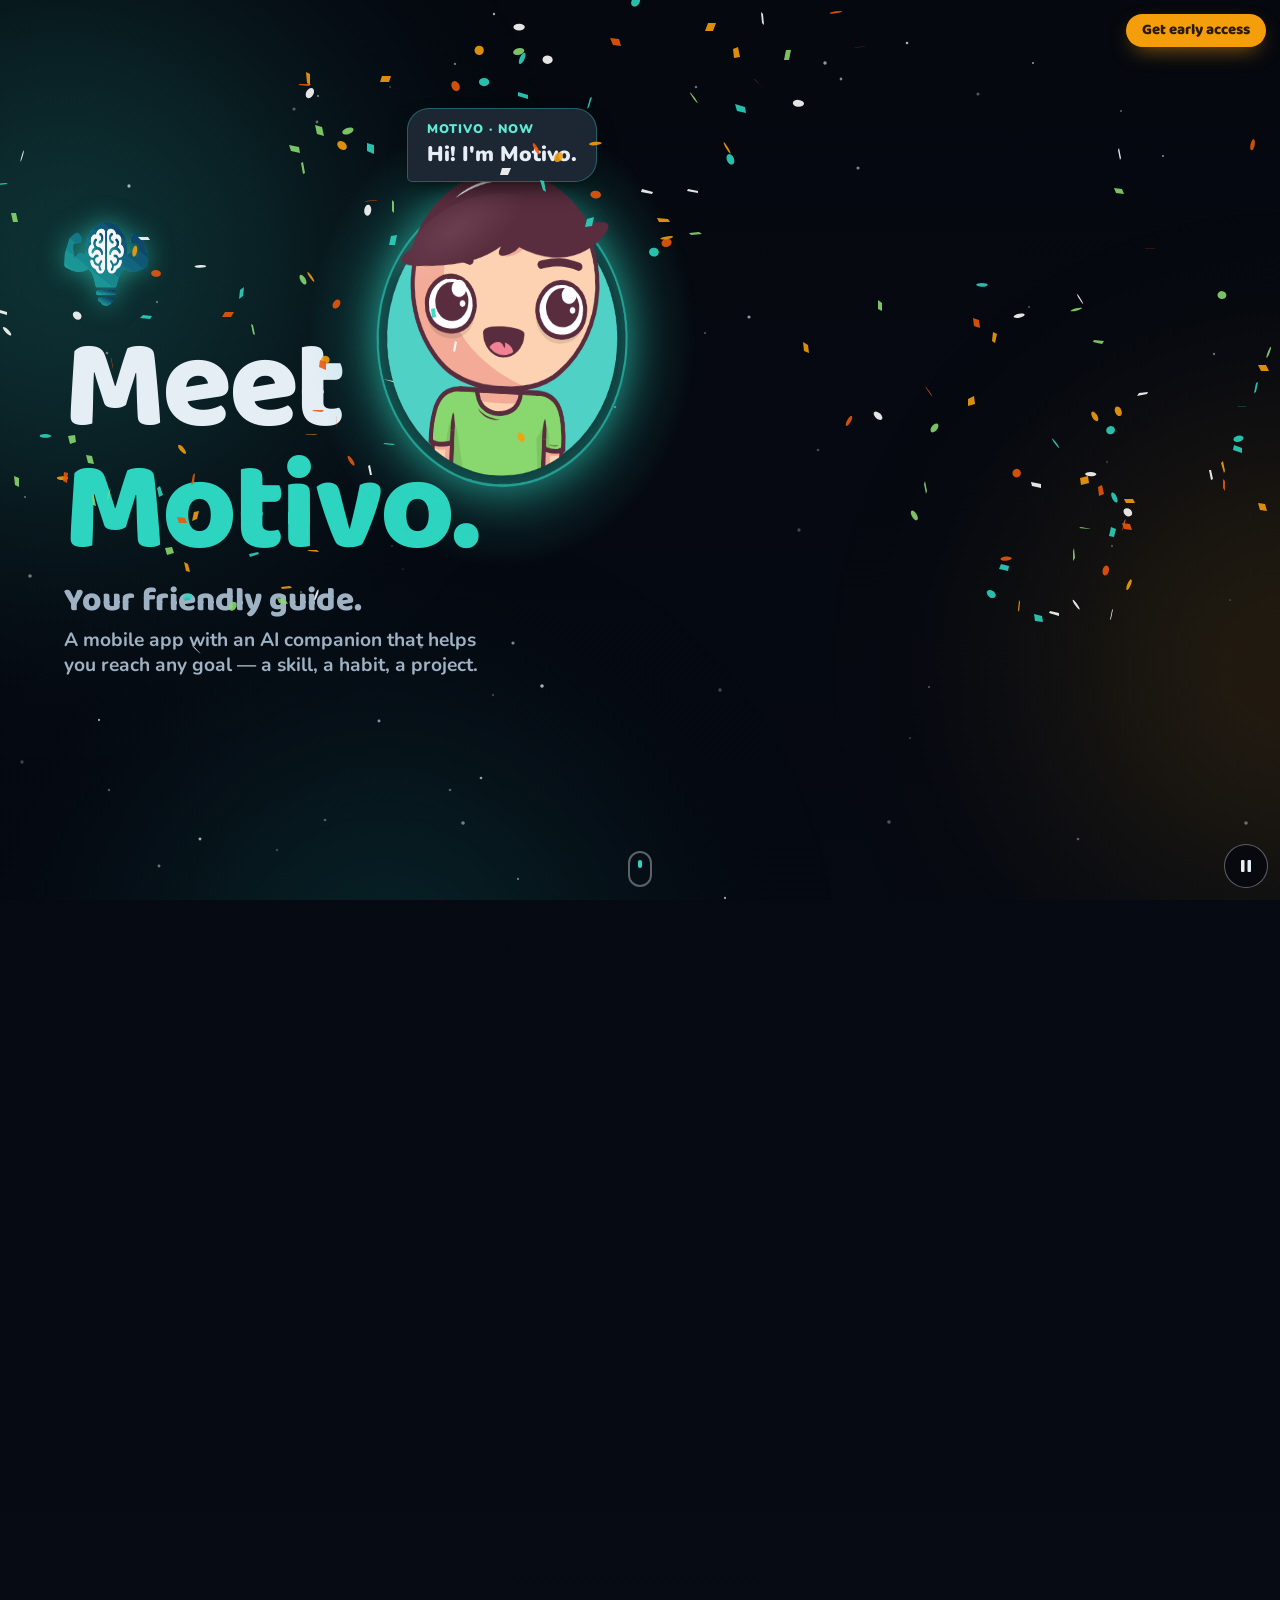
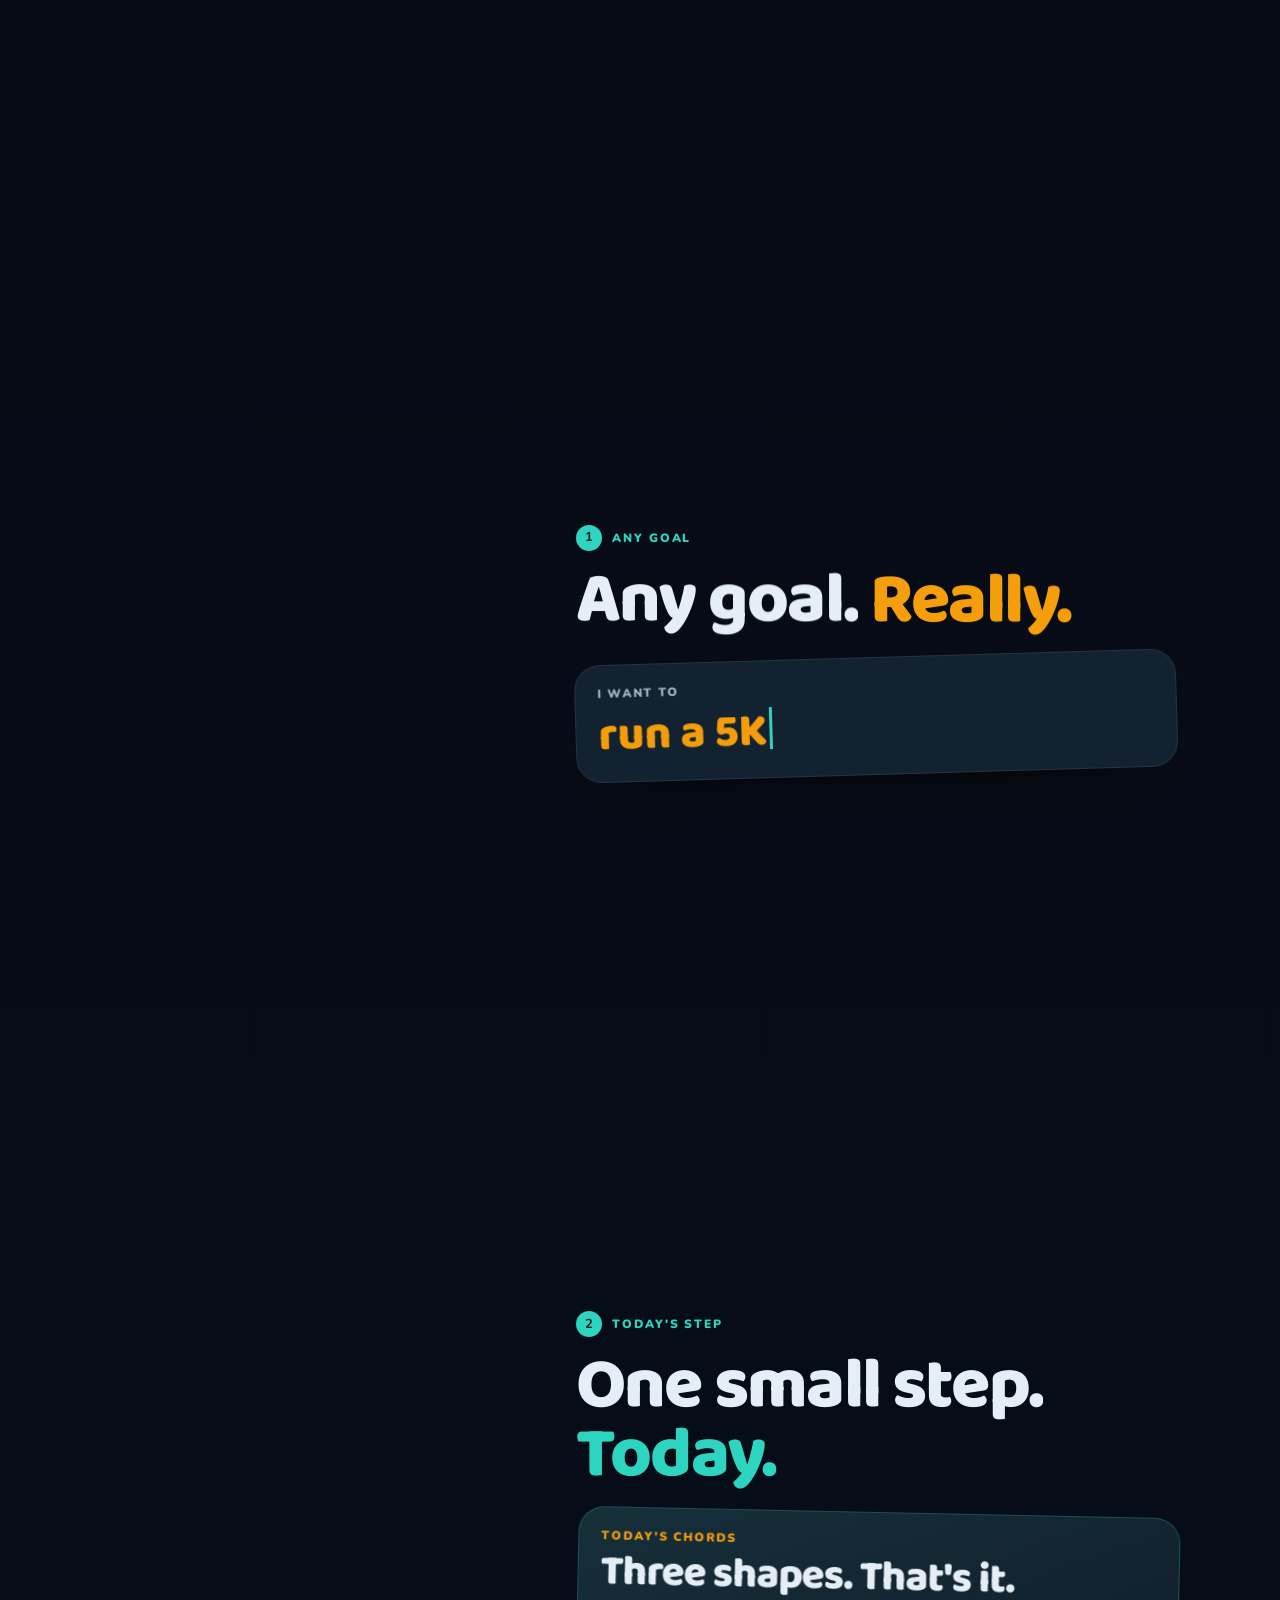
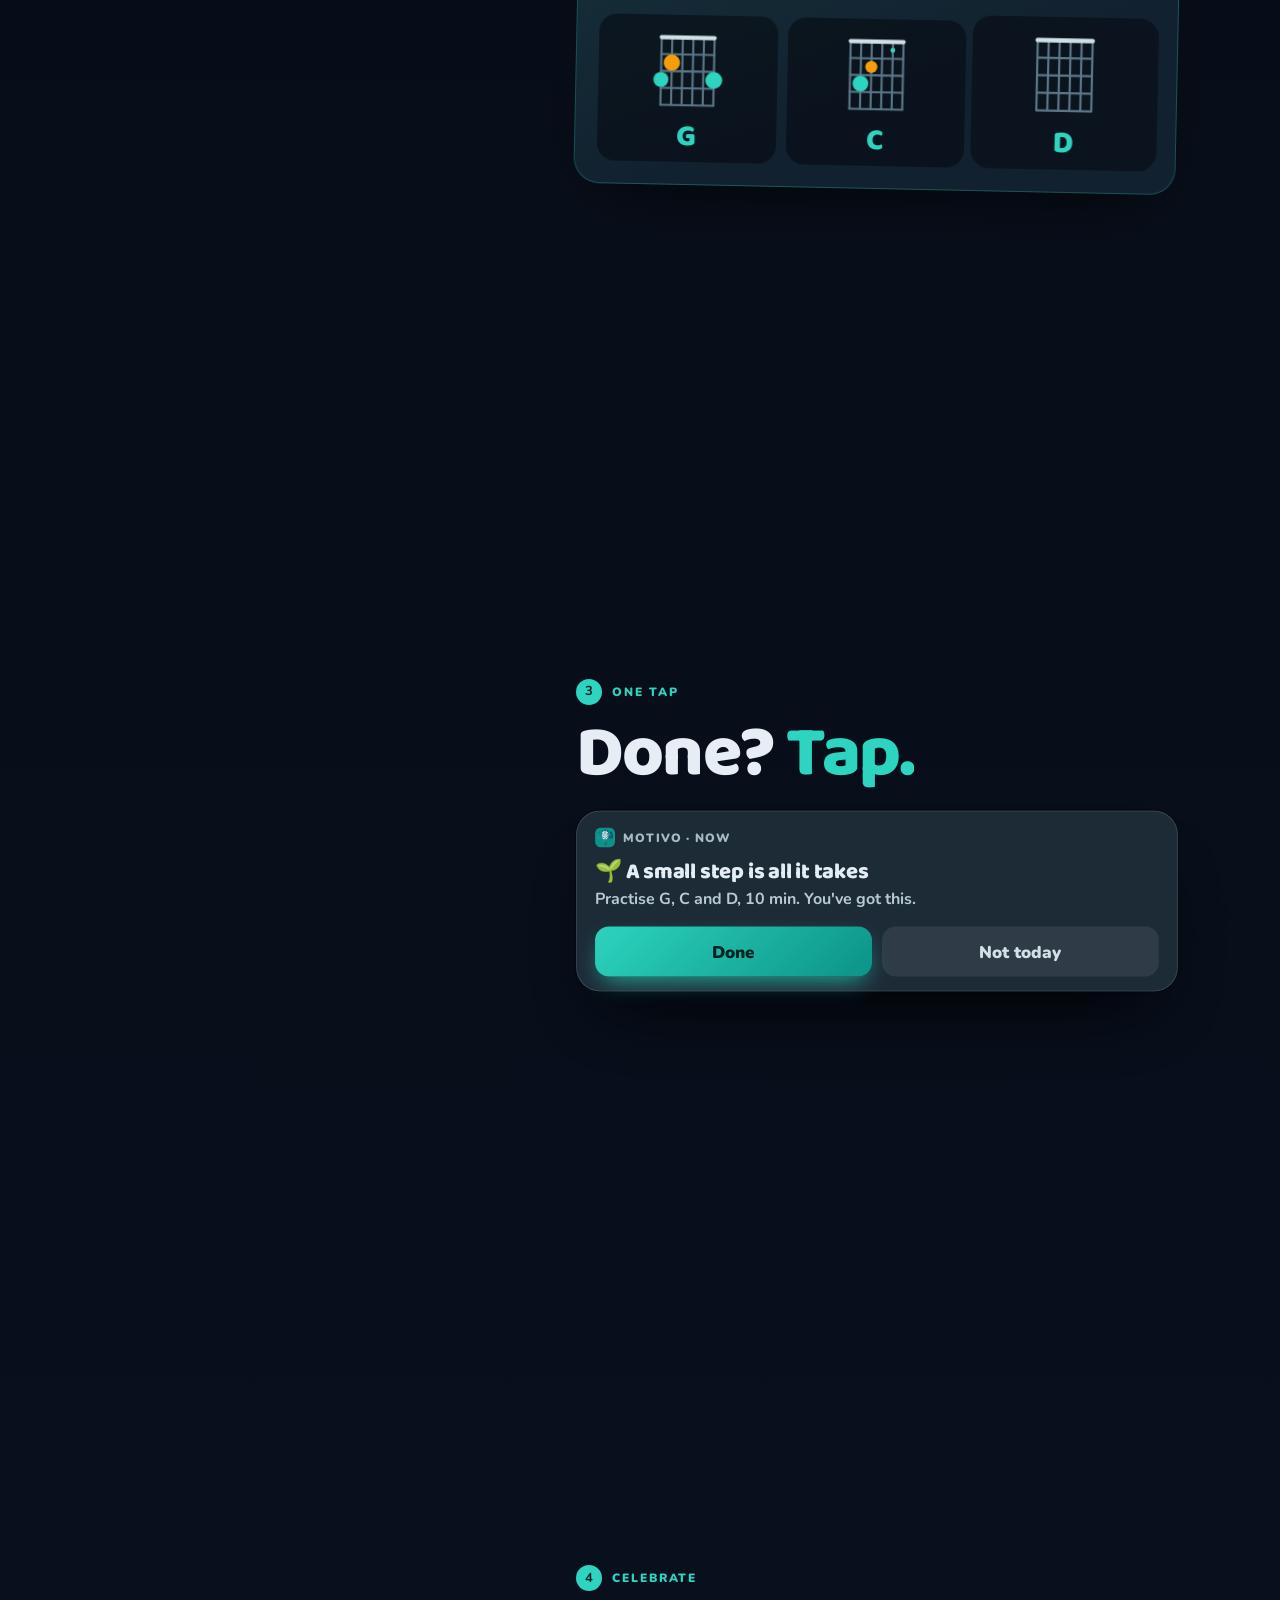
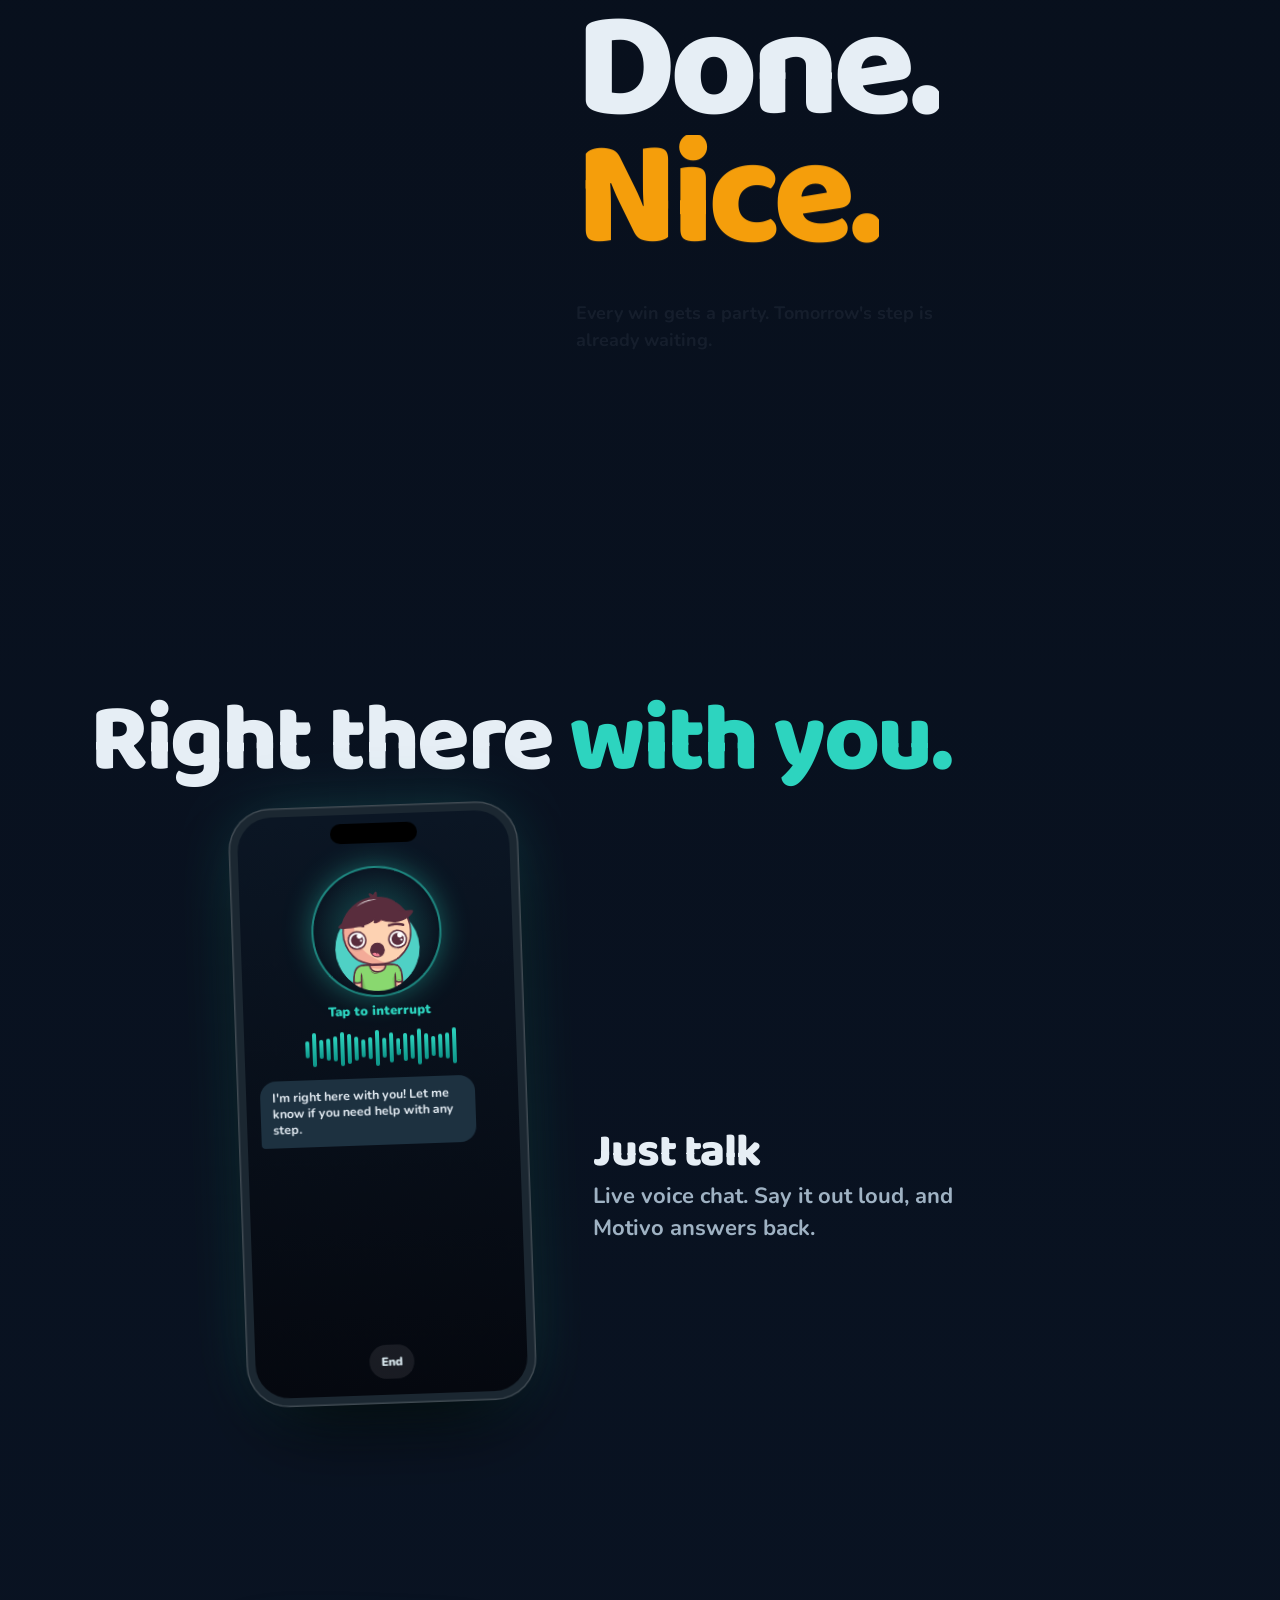
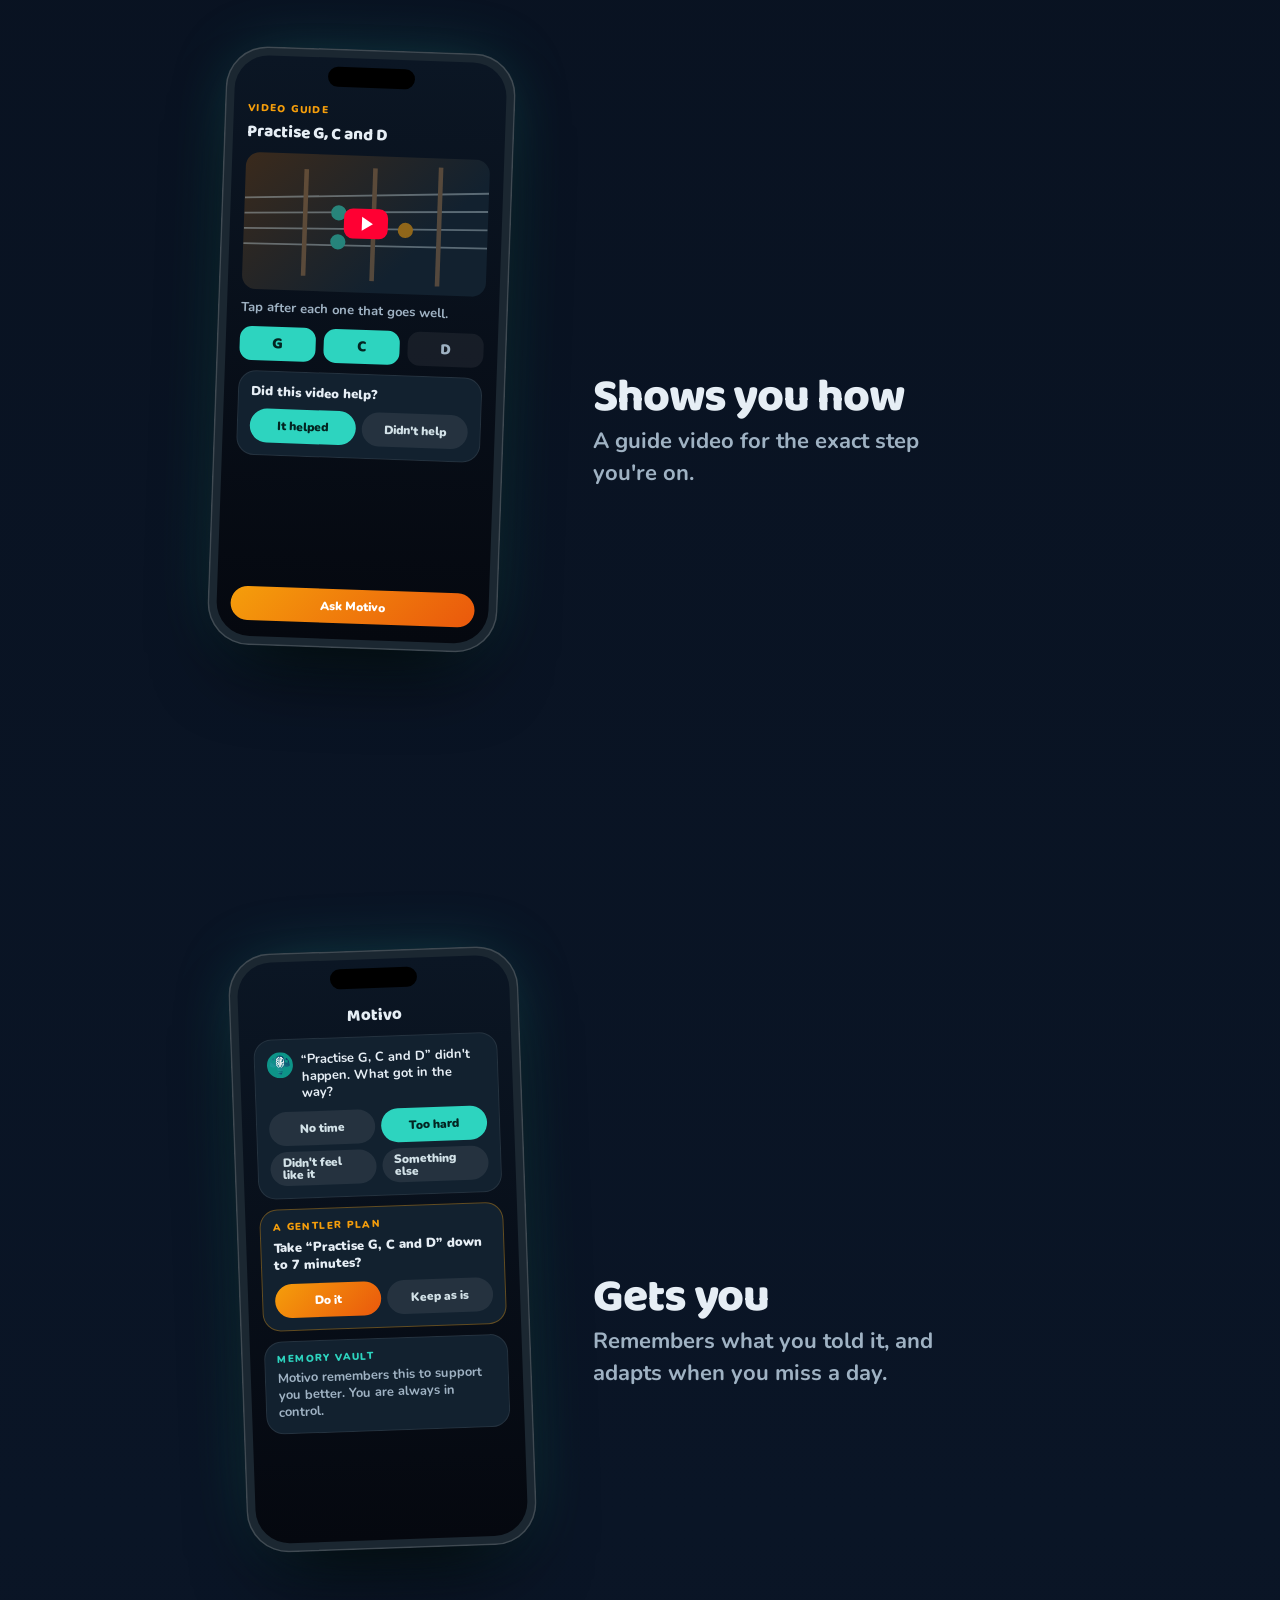
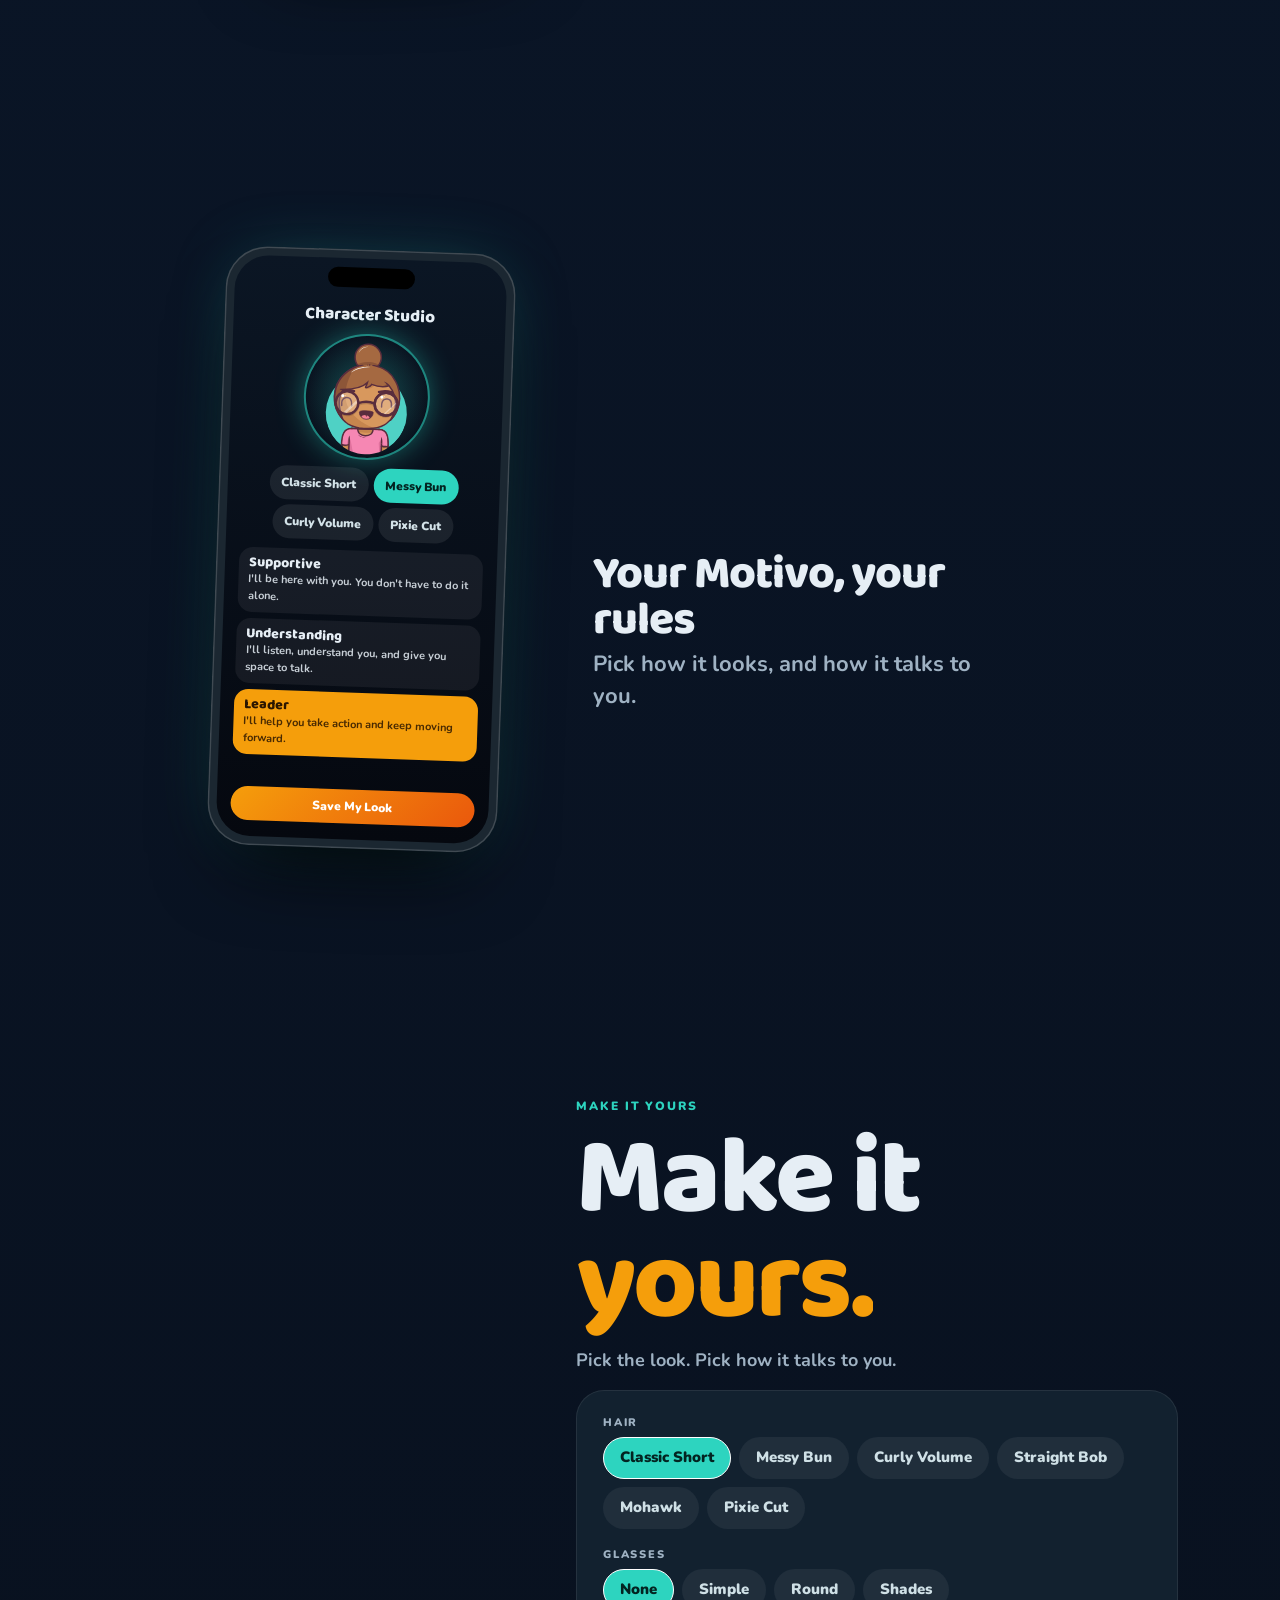
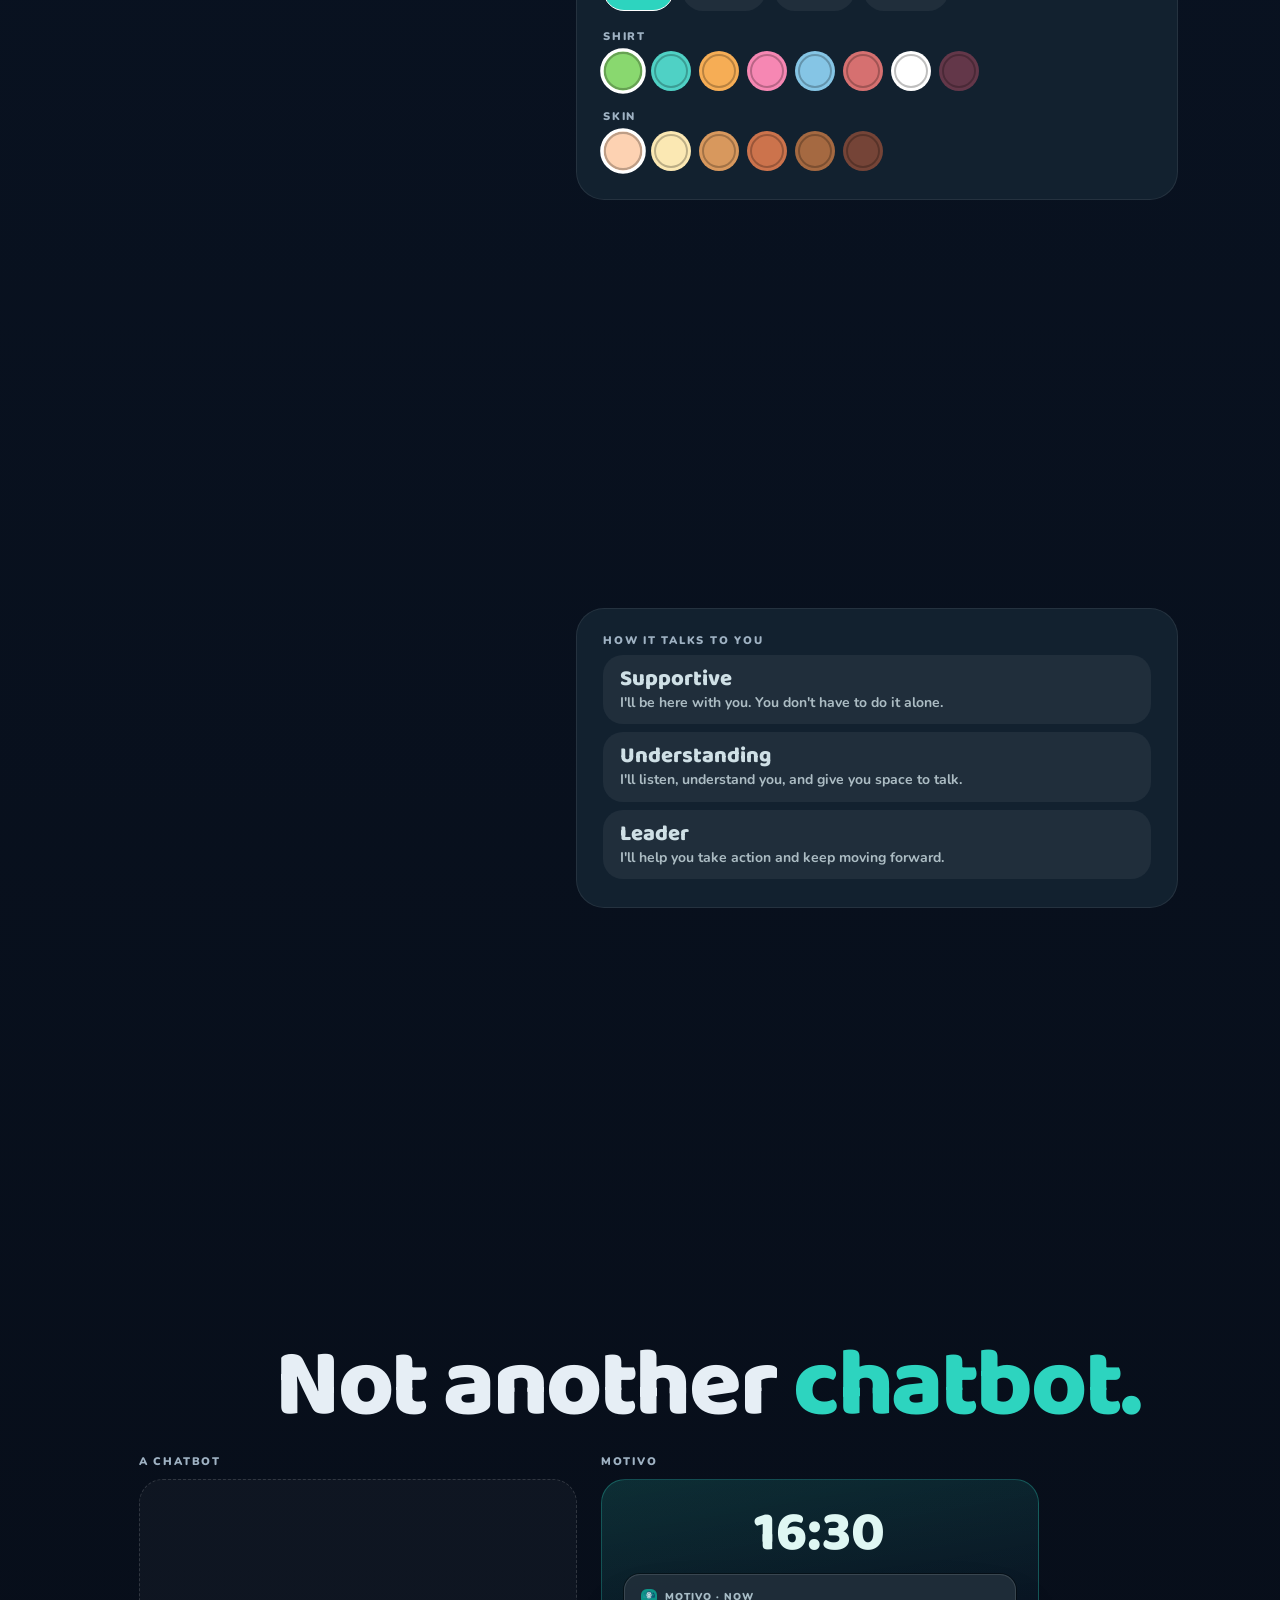
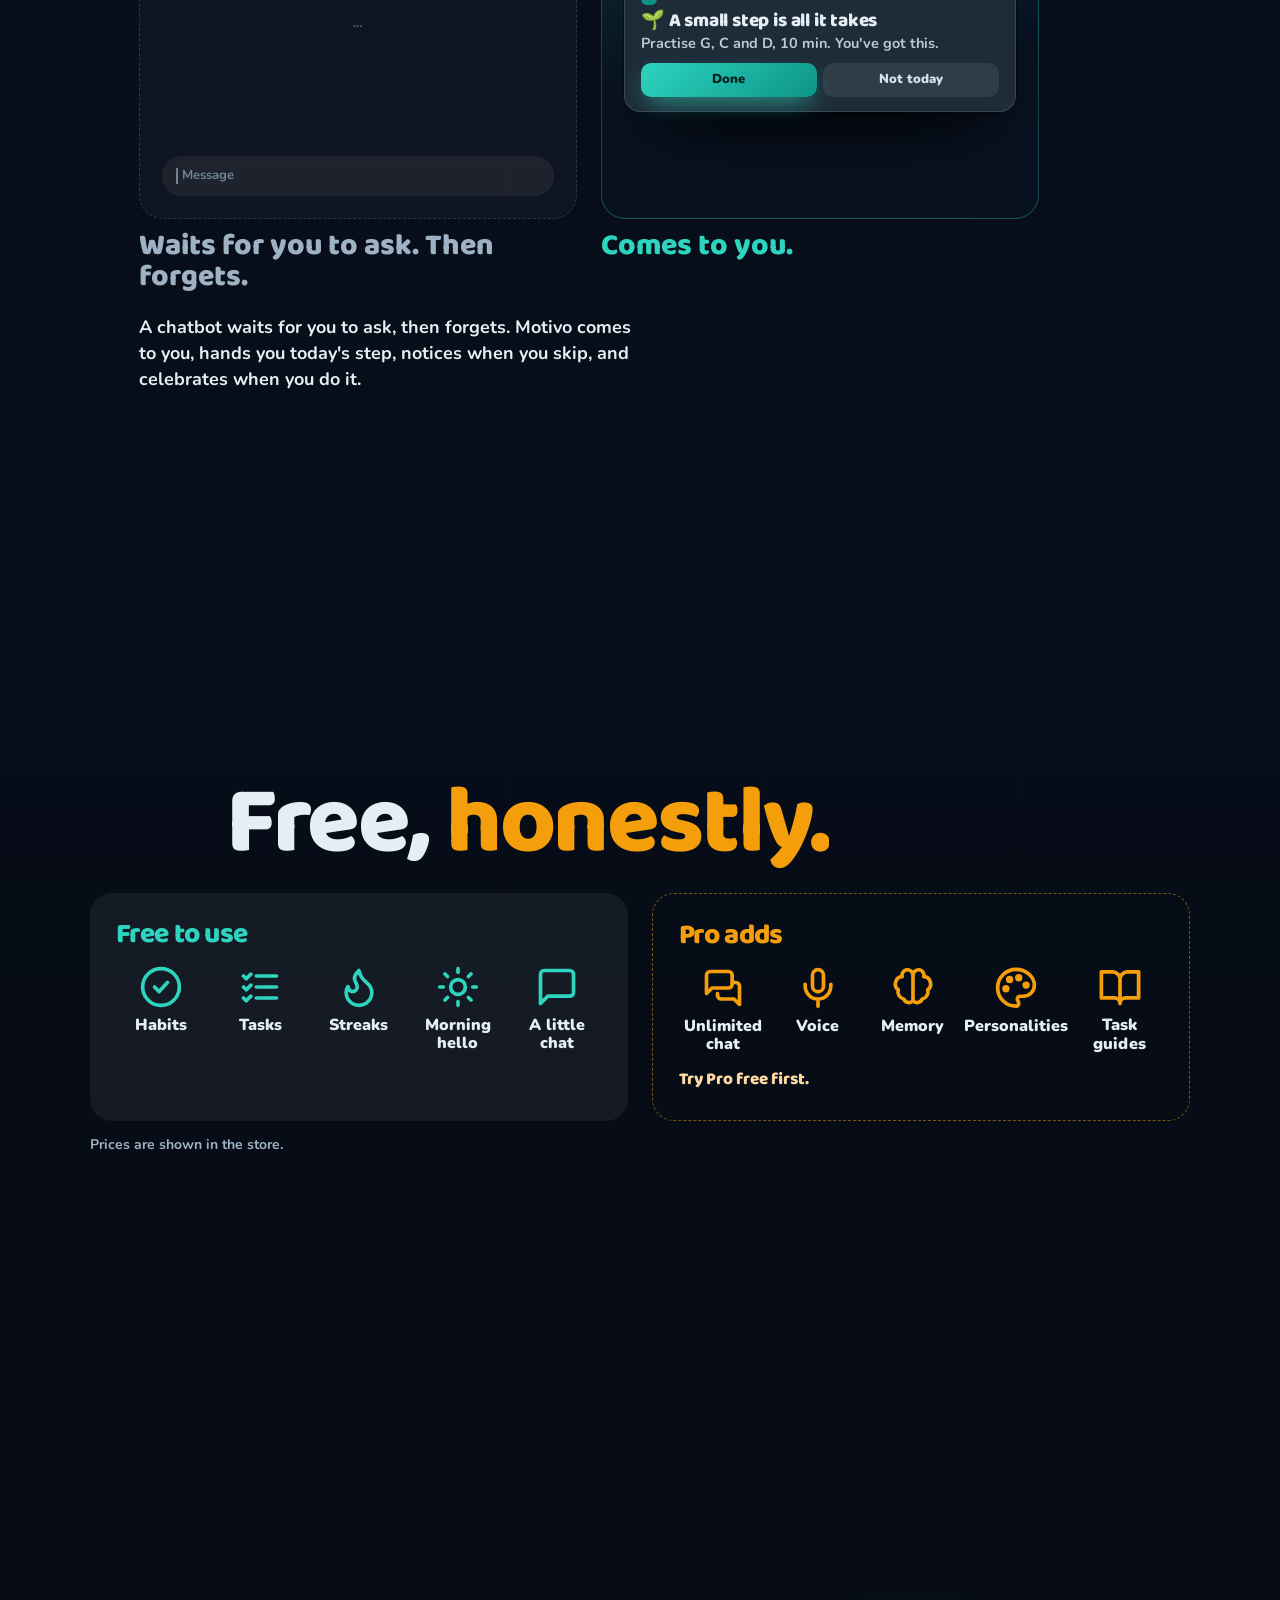
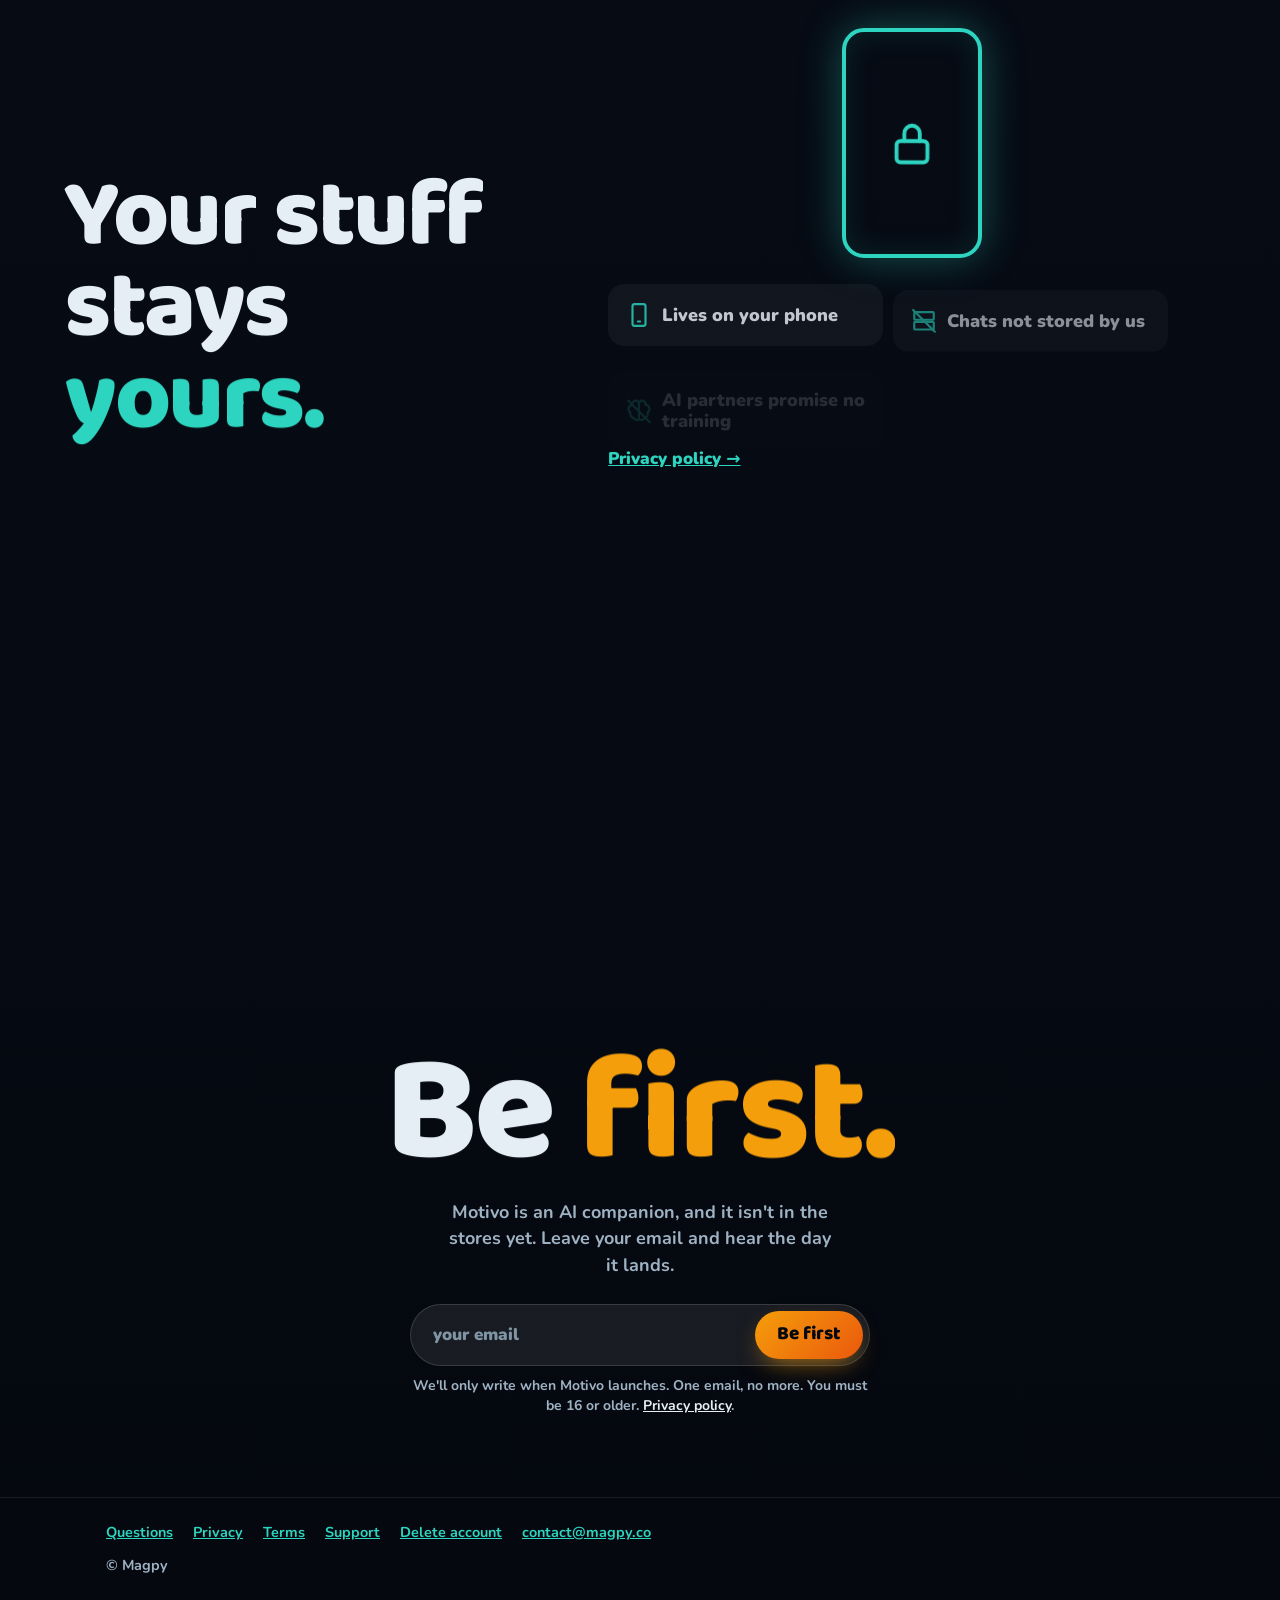
<file: index.html>
<!doctype html>
<html lang="en">
<head>
  <meta charset="utf-8">
  <meta name="viewport" content="width=device-width, initial-scale=1, viewport-fit=cover">
  <title>Motivo · A friendly AI companion that helps you reach any goal</title>
  <meta name="description" content="Motivo is a mobile app with a friendly AI companion that turns any goal into small daily steps. Coming soon to iPhone and Android. Join the early-access list.">
  <link rel="canonical" href="https://sg9ae1-prog.github.io/motivo/">
  <meta property="og:type" content="website">
  <meta property="og:site_name" content="Motivo">
  <meta property="og:locale" content="en_US">
  <meta property="og:title" content="Motivo · A friendly AI companion that helps you reach any goal">
  <meta property="og:description" content="Motivo is a mobile app with a friendly AI companion that turns any goal into small daily steps. Coming soon to iPhone and Android. Join the early-access list.">
  <meta property="og:url" content="https://sg9ae1-prog.github.io/motivo/">
  <meta property="og:image" content="https://sg9ae1-prog.github.io/motivo/assets/img/og.png">
  <meta property="og:image:width" content="1200">
  <meta property="og:image:height" content="630">
  <meta property="og:image:alt" content="Motivo, a friendly AI companion for your goals">
  <meta name="twitter:card" content="summary_large_image">
  <meta name="twitter:title" content="Motivo · A friendly AI companion that helps you reach any goal">
  <meta name="twitter:description" content="Motivo is a mobile app with a friendly AI companion that turns any goal into small daily steps. Coming soon to iPhone and Android. Join the early-access list.">
  <meta name="twitter:image" content="https://sg9ae1-prog.github.io/motivo/assets/img/og.png">
  <meta name="twitter:image:alt" content="Motivo, a friendly AI companion for your goals">
  <meta name="theme-color" content="#05080f">
  <link rel="icon" href="assets/img/favicon-32.png" sizes="32x32" type="image/png">
  <link rel="icon" href="assets/img/icon-192.png" sizes="192x192" type="image/png">
  <link rel="apple-touch-icon" href="assets/img/apple-touch-icon.png">
  <link rel="manifest" href="manifest.webmanifest">
  <script type="application/ld+json">
{
  "@context": "https://schema.org",
  "@graph": [
    {
      "@type": "Organization",
      "@id": "https://sg9ae1-prog.github.io/motivo/#org",
      "name": "Motivo",
      "url": "https://sg9ae1-prog.github.io/motivo/",
      "logo": "https://sg9ae1-prog.github.io/motivo/assets/img/icon-512.png",
      "email": "contact@magpy.co"
    },
    {
      "@type": "WebSite",
      "@id": "https://sg9ae1-prog.github.io/motivo/#site",
      "name": "Motivo",
      "url": "https://sg9ae1-prog.github.io/motivo/",
      "description": "Motivo is a mobile app with a friendly AI companion that turns any goal into small daily steps. Coming soon to iPhone and Android. Join the early-access list.",
      "publisher": {
        "@id": "https://sg9ae1-prog.github.io/motivo/#org"
      },
      "inLanguage": "en"
    },
    {
      "@type": "MobileApplication",
      "@id": "https://sg9ae1-prog.github.io/motivo/#app",
      "name": "Motivo",
      "url": "https://sg9ae1-prog.github.io/motivo/",
      "image": "https://sg9ae1-prog.github.io/motivo/assets/img/icon-512.png",
      "applicationCategory": "LifestyleApplication",
      "operatingSystem": "iOS, Android",
      "description": "Motivo is a mobile app with a friendly AI companion that helps you reach any goal, such as learning a skill, building a habit or finishing a project. It is coming soon and not available yet; join the early-access list on the website.",
      "publisher": {
        "@id": "https://sg9ae1-prog.github.io/motivo/#org"
      },
      "offers": {
        "@type": "Offer",
        "price": "0",
        "priceCurrency": "USD",
        "description": "Free to use. An optional Pro subscription adds unlimited chat, voice and more; prices are shown in the store."
      }
    }
  ]
}
  </script>
  <!-- The styles are written in here by tools/inline-styles.mjs from assets/site.css and assets/landing.css, so the first screen waits on nothing; edit those files, not this block. -->
  <style>
/* Motivo site: brand tokens, typography, header, footer, long-form text. Shared by every page. */
@font-face { font-family: "Baloo 2"; font-weight: 800; font-style: normal; font-display: swap;
  src: url("assets/fonts/baloo-2-latin-800-normal.woff2") format("woff2"); }
@font-face { font-family: "Nunito"; font-weight: 700; font-style: normal; font-display: swap;
  src: url("assets/fonts/nunito-latin-700-normal.woff2") format("woff2"); }
@font-face { font-family: "Nunito"; font-weight: 900; font-style: normal; font-display: swap;
  src: url("assets/fonts/nunito-latin-900-normal.woff2") format("woff2"); }

:root {
  --navy-deep: #05080f;
  --navy: #0a1526;
  --teal-dark: #0d9488;
  --teal: #14b8a6;
  --teal-glow: #2dd4bf;
  --amber: #f59e0b;
  --amber-deep: #ea580c;
  --card: #12212f;
  --border: rgba(255, 255, 255, .08);
  --text: #e6eef5;
  --text-muted: #9fb2c3;
  --gutter: 16px;
  --font-head: "Baloo 2", system-ui, sans-serif;
  --font-body: "Nunito", system-ui, -apple-system, sans-serif;
}

*, *::before, *::after { box-sizing: border-box; }
html { -webkit-text-size-adjust: 100%; }
body {
  margin: 0; min-height: 100vh; display: flex; flex-direction: column;
  background: var(--navy-deep) linear-gradient(180deg, var(--navy-deep), var(--navy)) fixed;
  color: var(--text); font: 700 1rem/1.6 var(--font-body);
  overflow-x: hidden;
}
main { flex: 1; }
img { max-width: 100%; height: auto; }
h1, h2, h3 { font-family: var(--font-head); font-weight: 800; line-height: 1.15; margin: 0 0 .5em; }
h1 { font-size: clamp(2rem, 8vw, 3.25rem); }
h2 { font-size: clamp(1.5rem, 5vw, 2rem); }
a { color: var(--teal-glow); }
a:hover { color: var(--amber); }
a:focus-visible, button:focus-visible { outline: 2px solid var(--teal-glow); outline-offset: 3px; } /* the ring follows each element's own shape */

.wrap { width: 100%; max-width: 1100px; margin: 0 auto; padding-inline: var(--gutter); }

/* Header */
.site-header { padding-block: 12px; border-bottom: 1px solid var(--border); }
.site-header .wrap { display: flex; align-items: center; justify-content: space-between; }
.brand { display: inline-flex; align-items: center; gap: 10px; color: var(--text); text-decoration: none;
  font-family: var(--font-head); font-weight: 800; font-size: 1.4rem; }
.brand img { width: 36px; height: 36px; }

.card { background: var(--card); border: 1px solid var(--border); border-radius: 16px; padding: 20px; }
.btn { display: inline-block; border: 0; border-radius: 999px; padding: 12px 24px; cursor: pointer;
  font: 900 1rem var(--font-body); color: var(--navy-deep); text-decoration: none;
  background: linear-gradient(135deg, var(--amber), var(--amber-deep)); }

/* Long-form text (legal pages) */
.prose { max-width: 68ch; margin: 0 auto; padding: 32px var(--gutter) 48px; line-height: 1.75; }
.prose h1 { margin-bottom: .35em; }
.prose h2 { margin-top: 2em; }
.prose p, .prose ul, .prose ol { margin: 0 0 1em; font-weight: 700; color: var(--text); }
.prose li { margin-bottom: .4em; }
.prose .meta { color: var(--text-muted); font-size: .9rem; }
.prose .summary { margin: 24px 0 8px; border-color: rgba(45, 212, 191, .35); }
.prose .summary h2 { margin-top: 0; font-size: 1.35rem; color: var(--teal-glow); }
.prose .summary ul, .prose .summary p { margin-bottom: 0; }

/* Footer */
.site-footer { border-top: 1px solid var(--border); padding-block: 24px; color: var(--text-muted); font-size: .9rem; }
.site-footer nav { display: flex; flex-wrap: wrap; gap: 8px 20px; margin-bottom: 12px; }
.site-footer p { margin: 0; }

@media (prefers-reduced-motion: reduce) { * { animation: none !important; transition: none !important; scroll-behavior: auto !important; } }

/* Landing page only. Brand tokens, fonts, footer and header come from site.css. */
.landing {
  --gut: clamp(16px, 5vw, 64px);
  --ring: var(--teal-glow);
  --ink-dark: #07211f;
  display: block;
  background: linear-gradient(180deg, var(--navy-deep) 0%, var(--navy) 55%, var(--navy-deep) 100%);
  line-height: 1.45;
}
:where(.landing button) { font: inherit; color: inherit; border: 0; background: none; cursor: pointer; -webkit-tap-highlight-color: transparent; }
.landing em { font-style: normal; }
.t { color: var(--teal-glow); }
.a { color: var(--amber); }
.sr { position: absolute; width: 1px; height: 1px; overflow: hidden; clip-path: inset(50%); white-space: nowrap; }
.lw { padding-inline: var(--gut); max-width: 1320px; margin-inline: auto; }
.landing main { position: relative; z-index: 2; overflow-x: clip; } /* entrances that tilt or slide never widen the page */
.landing section { position: relative; }
.landing h1, .landing h2, .landing h3 { margin: 0; letter-spacing: -.025em; }
.landing h1, .landing h2 { line-height: .95; }
:where(.landing) p { margin: 0; } /* zero-specificity, so class rules such as .signup-note keep their spacing */
.landing .site-footer { position: relative; z-index: 2; }

/* One screen per section: native mandatory snapping lands every screen whole. svh is the screen with Safari's bars showing,
   so nothing is ever hidden behind them; when the bars hide, the next screen peeks in below. */
html { scroll-snap-type: y mandatory; }
.snap { position: relative; height: 100vh; height: 100svh; scroll-snap-align: start; display: flex; flex-direction: column; justify-content: center;
  padding-block: max(20px, env(safe-area-inset-top)) max(20px, env(safe-area-inset-bottom)); }
[data-fit] { transform-origin: 50% 0; }

/* Sky */
.sky { position: fixed; inset: 0; z-index: 0; pointer-events: none; overflow: hidden; }
/* The glows' soft fade is painted by the script beside them in the page, as a 90px blur would draw it: iPhone Safari
   freezes the whole page for ~15s drawing a real blur that large. The padding is room for the fade beyond each glow's edge. */
.sky i { position: absolute; border-radius: 50%; box-sizing: content-box; padding: 270px; margin: -270px; background: radial-gradient(closest-side, rgba(var(--rgb), var(--a)), transparent); }
.sky .g1 { width: 60vmax; height: 60vmax; left: -25vmax; top: -10vmax; --rgb: 45, 212, 191; --a: .28; }
.sky .g2 { width: 55vmax; height: 55vmax; right: -28vmax; top: 35vh; --rgb: 245, 158, 11; --a: .17; }
.sky .g3 { width: 50vmax; height: 50vmax; left: 5vmax; bottom: -30vmax; --rgb: 13, 148, 136; --a: .25; }
.sky b { position: absolute; width: 2px; height: 2px; background: #fff; border-radius: 50%; opacity: .5; animation: tw 4s ease-in-out infinite; }
@keyframes tw { 50% { opacity: .08; transform: scale(.6); } }

/* Section labels */
.w { display: inline-block; overflow: hidden; vertical-align: top; padding-bottom: .12em; margin-bottom: -.12em; }
.w > span { display: inline-block; will-change: transform; }
.kick { font: 900 12px/1 var(--font-body); letter-spacing: .16em; text-transform: uppercase; color: var(--teal-glow);
  display: flex; align-items: center; gap: 10px; margin-bottom: 16px; }
.kick b { display: grid; place-items: center; width: 26px; height: 26px; border-radius: 50%; background: var(--teal-glow); color: #04211e; font-size: 13px; letter-spacing: 0; }

/* ---------- The character ---------- */
/* The live Motivo and the first screen's picture of him share these looks; --u is one pixel of his 520-wide box at the size each is drawn. */
#mo { position: fixed; left: 0; top: 0; width: 520px; height: 515px; z-index: 30; pointer-events: none; transform-origin: 50% 63.6%; will-change: transform; --u: 1px; }
#mo-squash, #mo-tilt { position: absolute; inset: 0; transform-origin: 50% 63.6%; }
#mo-float { position: absolute; inset: 0; animation: flo 3.6s ease-in-out infinite; }
@keyframes flo { 50% { transform: translateY(-14px); } }
#mo-jump { position: absolute; inset: 0; }
#mo-glow, .poster > .glow { position: absolute; left: 50%; top: 63.6%; width: 112%; aspect-ratio: 1; transform: translate(-50%, -50%); border-radius: 50%;
  background: radial-gradient(closest-side, color-mix(in srgb, var(--ring) 55%, transparent) 0%, color-mix(in srgb, var(--ring) 22%, transparent) 55%, transparent 100%);
  animation: pul 3.6s ease-in-out infinite; transition: background .6s; }
@keyframes pul { 50% { opacity: .62; transform: translate(-50%, -50%) scale(.94); } }
#mo-ring, .poster > .ring { position: absolute; left: 50%; top: 63.6%; width: 71.4%; aspect-ratio: 1; transform: translate(-50%, -50%); border-radius: 50%;
  box-shadow: 0 0 0 calc(3 * var(--u)) color-mix(in srgb, var(--ring) 55%, transparent), 0 0 calc(60 * var(--u)) color-mix(in srgb, var(--ring) 70%, transparent), inset 0 0 calc(40 * var(--u)) color-mix(in srgb, var(--ring) 35%, transparent);
  transition: box-shadow .6s; }
#mo-sheen, .poster > .sheen { position: absolute; left: 50%; top: 63.6%; width: 71.4%; aspect-ratio: 1; transform: translate(-50%, -50%) rotate(-30deg); border-radius: 50%;
  background: radial-gradient(ellipse 45% 18% at 50% 8%, rgba(255, 255, 255, .4), transparent 70%); mix-blend-mode: soft-light; opacity: .7; }
#mo-svg, .poster > svg { position: absolute; inset: 0; }
#mo-svg g.blink { transform-origin: 500px 555px; } /* blinks close toward the eyes' midline */
#mo-svg svg, .poster > svg { width: 100%; height: 100%; overflow: visible; display: block; }

#say { position: fixed; left: 0; top: 0; z-index: 35; pointer-events: none; max-width: min(240px, 64vw); padding: 11px 16px 12px; border-radius: 20px;
  background: #fff; color: var(--ink-dark); font: 900 15px/1.25 var(--font-body);
  box-shadow: 0 14px 40px -12px rgba(0, 0, 0, .7), 0 0 0 3px rgba(45, 212, 191, .35);
  opacity: 0; transform: scale(.8); transform-origin: var(--tx, 50%) 100%; transition: opacity .25s, transform .35s cubic-bezier(.3, 1.6, .5, 1); --tx: 50%; }
#say.on { opacity: 1; transform: scale(1); }
#say::after { content: ""; position: absolute; width: 14px; height: 14px; background: #fff; transform: rotate(45deg); border-radius: 3px; }
#say.top::after { bottom: -6px; left: clamp(18px, var(--tx), calc(100% - 18px)); margin-left: -7px; }
#say.right::after { left: -6px; top: 50%; margin-top: -7px; }
#say.amber { background: #fff4dc; box-shadow: 0 14px 40px -12px rgba(0, 0, 0, .7), 0 0 0 3px rgba(245, 158, 11, .5); }
#say.amber::after { background: #fff4dc; }
/* A line shown as a chat message: the reader's own question (with Motivo's typing dots answering below it), or Motivo's reply. */
#say.chat { background: #1c2733; color: #e8eef5; border-radius: 18px 18px 18px 4px; padding: 10px 14px 11px; font-size: 16px; max-width: min(230px, 64vw);
  box-shadow: 0 10px 26px -10px #000, inset 0 0 0 1px rgba(255, 255, 255, .06); transform-origin: 0 100%; }
#say.chat .from { display: block; margin-bottom: 3px; font-size: 10.5px; letter-spacing: .08em; color: #8a97a6; }
#say.chat.you::after { width: 46px; height: 24px; left: 2px; bottom: -32px; margin: 0; transform: none; border-radius: 12px; background-color: #1c2733;
  background-image: radial-gradient(circle, #8a97a6 3px, transparent 3.5px), radial-gradient(circle, #8a97a6 3px, transparent 3.5px), radial-gradient(circle, #8a97a6 3px, transparent 3.5px);
  background-size: 8px 8px; background-repeat: no-repeat; background-position: 9px 8px, 19px 8px, 29px 8px; animation: typing 1.2s ease-in-out infinite; }
@keyframes typing { 20% { background-position: 9px 4px, 19px 8px, 29px 8px; } 40% { background-position: 9px 8px, 19px 4px, 29px 8px; }
  60% { background-position: 9px 8px, 19px 8px, 29px 4px; } 80% { background-position: 9px 8px, 19px 8px, 29px 8px; } }
.rm #say.chat.you::after { animation: none; }
#say.chat.motivo { box-shadow: 0 10px 26px -10px #000, inset 0 0 0 1px rgba(45, 212, 191, .35); }
#say.chat.motivo .from { color: #5eead4; }
#say.chat.motivo::after { display: none; }
/* For the reader who is already sold: straight to the sign-up, from any screen. */
.early { position: fixed; top: max(14px, env(safe-area-inset-top)); right: 14px; z-index: 40; padding: 9px 16px; border-radius: 999px;
  font: 800 15px/1 var(--font-head); color: #2a1a05; background: var(--amber); text-decoration: none; box-shadow: 0 8px 22px -8px rgba(245, 158, 11, .7); }
.early { transition: opacity .3s, transform .3s; }
.early.away { opacity: 0; transform: translateY(-8px); pointer-events: none; }
#confetti { position: fixed; inset: 0; z-index: 50; pointer-events: none; width: 100%; height: 100%; }
.anchor { aspect-ratio: 1; border-radius: 50%; pointer-events: none; }

/* ---------- Sign-up form ---------- */
.signup { max-width: 460px; }
.signup-row { display: flex; gap: 8px; padding: 6px; border-radius: 999px; background: rgba(255, 255, 255, .08);
  border: 1.5px solid rgba(255, 255, 255, .14); transition: border-color .2s, box-shadow .2s; }
.signup-row:focus-within { border-color: var(--teal-glow); box-shadow: 0 0 0 4px rgba(45, 212, 191, .18); }
.signup input[type="email"] { flex: 1; min-width: 0; height: 48px; padding: 0 6px 0 16px; border: 0; background: none; outline: none;
  color: var(--text); font: 800 17px/1 var(--font-body); }
.signup input::placeholder { color: #7f95a4; }
.be-first { flex: none; height: 48px; padding: 0 22px; border-radius: 999px; font: 800 19px/1 var(--font-head); color: var(--navy-deep);
  background: linear-gradient(135deg, var(--amber), var(--amber-deep)); box-shadow: 0 10px 26px -10px rgba(245, 158, 11, .8);
  transition: transform .25s cubic-bezier(.3, 1.6, .5, 1); }
.be-first:hover { transform: translateY(-2px) rotate(-1.5deg); }
.be-first:active { transform: scale(.95); }
.be-first:disabled { opacity: .6; cursor: progress; }
.signup-status { min-height: 0; font-weight: 900; color: var(--amber); }
.signup-status:not(:empty) { margin-top: 10px; }
.signup-note { margin-top: 10px; font-size: 14px; color: var(--text-muted); }
.signup[data-state="done"] .signup-row { display: none; }
.signup[data-state="done"] .signup-status { margin-top: 0; font: 800 26px/1.1 var(--font-head); color: var(--teal-glow); }
.signup[data-state="done"] .signup-note { display: none; }
.hp { position: absolute; left: -10000px; width: 1px; height: 1px; overflow: hidden; }

/* ---------- 1–2. Hero and Meet Motivo ---------- */
/* The character's spot takes whatever height the copy leaves, with room above it for the message. */
.hero-char { flex: 1 1 0; min-height: 0; container-type: size; display: grid; place-items: center; padding-top: 124px; } /* room for the corner button and, clear of it, the hello, which may tuck over the top of his hair */
.hero-char .anchor { position: relative; width: min(50vw, 220px, 100cqh - 24px); /* leaves room above the head for the message */ container-type: inline-size; }
/* Motivo drawn into the page itself, where the live one will stand, so the first screen shows him before any script loads */
.poster { position: absolute; left: 50%; top: 50%; width: 150.6%; aspect-ratio: 520 / 515; transform: translate(-50%, -63.6%); pointer-events: none; --u: calc(100cqw * 1.506 / 520); }
.poster > .glow { animation: none; } /* still, as the live glow is in the frame he takes over */
/* Question marks float beside the character, inside its spot, so they never reach the copy, the logo or the message. */
.qm { position: absolute; left: var(--x); top: var(--y); font: 800 calc(var(--s) * 100cqw)/1 var(--font-head); color: var(--amber); opacity: .85;
  text-shadow: 0 0 24px rgba(245, 158, 11, .5); animation: qm 3s ease-in-out infinite; animation-delay: var(--d, 0s); will-change: transform; }
.qm:nth-child(1) { --x: -40%; --y: 26%; --s: .26; --r: -14deg; }
.qm:nth-child(2) { --x: 112%; --y: 16%; --s: .2; --r: 12deg; --d: -1s; }
.qm:nth-child(3) { --x: -30%; --y: 66%; --s: .16; --r: 8deg; --d: -2s; }
.qm:nth-child(4) { --x: 108%; --y: 58%; --s: .28; --r: -10deg; --d: -.5s; }
@keyframes qm { 50% { transform: translateY(-12px) rotate(var(--r, 0deg)); } }
.hook, .meet-copy { padding-inline: var(--gut); }
.meet-copy .brand { margin-bottom: 8px; }
.meet-copy .brand img { width: min(64px, 8svh); height: min(64px, 8svh); filter: drop-shadow(0 0 12px rgba(45, 212, 191, .6)); }
.hook h2 { font-size: clamp(36px, 10.4vw, 54px); }
.hook .line { display: block; }
.hook .lede { font: 800 clamp(19px, 5.2vw, 26px)/1.15 var(--font-head); color: var(--text); margin: 12px 0 18px; max-width: 26ch; }
/* On a short phone the copy shrinks rather than Motivo, and always clears the pause button in the corner. */
.meet-copy { padding-block: 2svh 72px; }
.meet-copy h1 { font-size: clamp(46px, min(17vw, 9svh), 84px); }
.meet-copy p { font: 800 clamp(24px, 6.6vw, 34px)/1.1 var(--font-head); color: var(--text-muted); margin-top: 12px; }
.meet-copy .meet-what { display: none; font-family: var(--font-body); font-weight: 700; font-size: clamp(15px, 4.2vw, 19px); line-height: 1.3; max-width: 28ch; margin-top: 8px; }
.scrollcue { position: absolute; left: 50%; bottom: calc(1.4svh + env(safe-area-inset-bottom)); margin-left: -12px; width: 24px; height: 36px;
  border: 2px solid rgba(255, 255, 255, .35); border-radius: 14px; display: none; }
.scrollcue::after { content: ""; position: absolute; left: 50%; top: 7px; width: 4px; height: 8px; margin-left: -2px; border-radius: 2px;
  background: var(--teal-glow); animation: cue 1.6s ease-in-out infinite; }
@keyframes cue { 0% { opacity: 0; transform: translateY(0); } 30% { opacity: 1; } 100% { opacity: 0; transform: translateY(14px); } }

/* ---------- 3. How it works ---------- */
/* A rail holds the character still while the screens beside it snap past (How it works, Make it yours).
   On a phone it is a band across the top that takes no room of its own: each screen leaves that band free. */
.landing { --rail-h: 140px; }
.rail { position: sticky; top: 0; z-index: 5; height: var(--rail-h); margin: 0 calc(var(--gut) * -1) calc(var(--rail-h) * -1); padding-inline: var(--gut);
  background: linear-gradient(180deg, var(--navy-deep) 86%, transparent); pointer-events: none; }
.rail .anchor { position: absolute; left: calc(var(--gut) + 6px); top: 40px; width: 80px; }
.rail-screens > .snap { padding-top: calc(var(--rail-h) + 8px); }
/* The band takes no room, so on the last screen it would ride on past the section; the wrapper clips it there. */
.railwrap { overflow: clip; }
.beat h2 { font-size: clamp(40px, 11.5vw, 72px); margin-bottom: 22px; }
.beat p.sub { color: var(--text-muted); font-size: 18px; max-width: 34ch; margin-top: 20px; }
.bcard { background: var(--card); border: 1px solid var(--border); border-radius: 26px; padding: 22px; box-shadow: 0 30px 60px -30px rgba(0, 0, 0, .8); }
.goalcard { transform: rotate(-1.6deg); }
.goalcard .lab { font: 900 12px/1 var(--font-body); letter-spacing: .14em; color: var(--text-muted); text-transform: uppercase; }
.goalcard .typed { margin-top: 12px; min-height: 1.05em; font: 800 clamp(30px, 8vw, 46px)/1.05 var(--font-head); }
.goalcard .typed span { color: var(--amber); }
.goalcard .typed i { display: inline-block; width: 3px; height: .9em; background: var(--teal-glow); vertical-align: -.1em; margin-left: 3px; animation: bl 1s steps(1) infinite; }
@keyframes bl { 50% { opacity: 0; } }
.stepcard { transform: rotate(1.2deg); background: linear-gradient(160deg, #16303a, var(--card) 60%); border-color: rgba(45, 212, 191, .25); }
.stepcard .lab { font: 900 12px/1 var(--font-body); letter-spacing: .16em; color: var(--amber); }
.stepcard h3 { font: 800 clamp(30px, 8vw, 42px)/1 var(--font-head); margin: 10px 0 20px; }
.chords { display: flex; gap: 10px; justify-content: space-between; }
.chord { flex: 1; background: rgba(5, 8, 15, .55); border-radius: 18px; padding: 12px 6px 10px; text-align: center; }
.chord svg { width: 100%; max-width: 74px; height: auto; display: block; margin: 0 auto 6px; }
.chord b { font: 800 30px/1 var(--font-head); color: var(--teal-glow); }
.notif { background: rgba(32, 46, 58, .96); border: 1px solid rgba(255, 255, 255, .12); border-radius: 24px; padding: 16px 18px 14px;
  box-shadow: 0 40px 70px -30px #000, 0 0 0 1px rgba(0, 0, 0, .4); text-align: left; }
.notif .nh { display: flex; align-items: center; gap: 8px; font: 900 12px/1 var(--font-body); letter-spacing: .1em; color: #a7bcc6; }
.notif .nh img { width: 20px; height: 20px; border-radius: 6px; background: var(--teal-dark); padding: 2px; }
.notif h3 { font: 800 22px/1.1 var(--font-head); margin: 12px 0 4px; letter-spacing: -.01em; }
.notif p { color: #b8cbd3; font-size: 16px; }
.notif .acts { display: flex; gap: 10px; margin-top: 16px; }
.nbtn { flex: 1; min-height: 50px; border-radius: 14px; font: 900 17px/1 var(--font-body); transition: transform .2s cubic-bezier(.3, 1.6, .5, 1); }
.nbtn:active { transform: scale(.94); }
.nbtn.done { background: linear-gradient(135deg, var(--teal-glow), var(--teal-dark)); color: #032421; box-shadow: 0 10px 24px -8px rgba(45, 212, 191, .8); }
.nbtn.later { background: rgba(255, 255, 255, .08); color: #d3e2e8; }
.hint { font: 900 13px/1 var(--font-body); color: var(--teal-glow); margin-top: 16px; letter-spacing: .04em; }
.big { font: 800 clamp(64px, 24vw, 150px)/.85 var(--font-head); letter-spacing: -.04em; }

/* Section heads with a spot for the character */
.shead { display: flex; align-items: flex-end; gap: 16px; margin-bottom: 24px; }
.shead .anchor { flex: none; width: 76px; margin-bottom: 4px; }
.shead h2 { font-size: clamp(44px, 12vw, 96px); }
.slede { color: var(--text-muted); font-size: 18px; max-width: 36ch; margin: -10px 0 28px; }

/* ---------- 4. What it can do ---------- */
.capscreen > h2 { font-size: clamp(40px, 11vw, 96px); margin-bottom: 18px; }
.cap { margin: 0; display: grid; gap: 18px; justify-items: center; }
.cap figcaption { justify-self: stretch; display: flex; align-items: center; gap: 14px; }
.cap figcaption .anchor { flex: none; width: 64px; }
.cap h3 { font: 800 clamp(30px, 8vw, 40px)/1 var(--font-head); }
.cap figcaption p { color: var(--text-muted); font-size: 17px; margin-top: 6px; max-width: 30ch; }
.capscreen:nth-child(odd) .phone { transform: rotate(-2deg); }
.capscreen:nth-child(even) .phone { transform: rotate(2deg); }

/* A phone frame; the screen inside is one self-contained block, swapped for a recording later. */
.phone { position: relative; width: min(74vw, 280px); aspect-ratio: 9 / 18.6; border-radius: 42px; padding: 9px; background: #1b2731;
  box-shadow: inset 0 0 0 1.5px rgba(255, 255, 255, .16), 0 40px 80px -30px #000, 0 0 70px -20px rgba(45, 212, 191, .35); }
.phone::before { content: ""; position: absolute; z-index: 3; top: 18px; left: 50%; width: 30%; height: 20px; margin-left: -15%; border-radius: 12px; background: #000; }
.screen { position: relative; height: 100%; border-radius: 34px; overflow: hidden; background: linear-gradient(180deg, #0b1624, #05080f);
  padding: 48px 14px 16px; display: flex; flex-direction: column; gap: 10px; font-size: 13px; line-height: 1.3; color: var(--text); }
.screen .bar { font: 800 17px/1.1 var(--font-head); text-align: center; }
.screen .muted { color: var(--text-muted); }
.screen .pill { display: inline-flex; align-items: center; justify-content: center; min-height: 34px; padding: 0 12px; border-radius: 999px;
  background: rgba(255, 255, 255, .08); font: 900 12px/1 var(--font-body); color: #d3e2e8; }
.screen .pill.on { background: var(--teal-glow); color: #032421; }
.screen .pill.amber { background: linear-gradient(135deg, var(--amber), var(--amber-deep)); color: #fff; }
.screen .tile { background: var(--card); border: 1px solid var(--border); border-radius: 18px; padding: 12px; }
.screen .lab { font: 900 10px/1 var(--font-body); letter-spacing: .14em; text-transform: uppercase; color: var(--amber); }
.mini-mo { width: 46%; aspect-ratio: 1; margin: 0 auto; border-radius: 50%; background: radial-gradient(closest-side, rgba(45, 212, 191, .35), transparent);
  box-shadow: 0 0 0 2px rgba(45, 212, 191, .5), 0 0 30px rgba(45, 212, 191, .45); overflow: hidden; }
.mini-mo svg { width: 100%; height: 100%; display: block; }
.bub { max-width: 88%; padding: 9px 12px; border-radius: 16px; font-size: 12.5px; }
.bub.me { align-self: flex-end; background: var(--teal-dark); border-bottom-right-radius: 4px; }
.bub.mo { align-self: flex-start; background: #1d3140; border-bottom-left-radius: 4px; }
.wave { display: flex; align-items: center; justify-content: center; gap: 3px; height: 40px; }
.wave i { width: 4px; border-radius: 3px; height: calc(8px + var(--h) * 30px); background: linear-gradient(var(--teal-glow), var(--teal-dark));
  animation: vb 1s ease-in-out infinite; animation-delay: calc(var(--i) * -.09s); animation-play-state: paused; }
.cap.live .wave i { animation-play-state: running; }
@keyframes vb { 0%, 100% { transform: scaleY(.35); } 50% { transform: scaleY(1); } }
.scr-talk .mini-mo { width: 52%; margin-top: 6px; }
.scr-talk .status { text-align: center; font: 900 13px/1 var(--font-body); color: var(--teal-glow); }
.scr-talk .foot { margin-top: auto; text-align: center; }
.video { position: relative; aspect-ratio: 16 / 9; border-radius: 14px; overflow: hidden; background: linear-gradient(135deg, #3a2a1c, #12212f 70%); display: grid; place-items: center; }
.video svg.neck { position: absolute; inset: 0; width: 100%; height: 100%; opacity: .55; }
.video .play { position: relative; width: 44px; height: 30px; border-radius: 9px; background: #ff0033; display: grid; place-items: center; }
.video .play::after { content: ""; border-left: 11px solid #fff; border-top: 7px solid transparent; border-bottom: 7px solid transparent; margin-left: 3px; }
.reps { display: flex; gap: 8px; }
.reps span { flex: 1; height: 34px; border-radius: 12px; display: grid; place-items: center; font: 800 16px/1 var(--font-head); background: rgba(255, 255, 255, .06); color: var(--text-muted); }
.reps span.on { background: var(--teal-glow); color: #032421; }
.row2 { display: grid; grid-template-columns: 1fr 1fr; gap: 6px; }
.mo-line { display: flex; gap: 8px; align-items: flex-start; }
.mo-line img { width: 26px; height: 26px; border-radius: 50%; background: var(--teal-dark); padding: 3px; flex: none; }
.scr-studio .mini-mo { width: 50%; }
.chiprow { display: flex; flex-wrap: wrap; gap: 5px; justify-content: center; }
.pers-mini { display: grid; gap: 6px; }
.pers-mini div { border-radius: 14px; padding: 8px 10px; background: rgba(255, 255, 255, .06); }
.pers-mini div.on { background: var(--amber); color: #2b1600; }
.pers-mini b { display: block; font: 800 14px/1.1 var(--font-head); }
.pers-mini small { font-size: 11px; opacity: .85; }

/* ---------- 5. Make it yours ---------- */
#yours h2 { font-size: clamp(40px, 11vw, 110px); }
#yours .intro { color: var(--text-muted); font-size: 18px; margin-top: 10px; max-width: 34ch; }
.panel { background: var(--card); border: 1px solid var(--border); border-radius: 28px; padding: 18px 18px 20px; display: grid; gap: 14px; margin-top: 16px; }
.prow h3 { font: 900 11px/1 var(--font-body); letter-spacing: .16em; text-transform: uppercase; color: var(--text-muted); margin-bottom: 9px; }
.chips { display: flex; flex-wrap: wrap; gap: 8px; }
.chip { min-height: 42px; padding: 0 16px; border-radius: 999px; background: rgba(255, 255, 255, .06); border: 1.5px solid transparent;
  font: 900 15px/1 var(--font-body); color: #cfe0e6; transition: background .2s, transform .25s cubic-bezier(.3, 1.6, .5, 1), border-color .2s, color .2s; }
.chip:active { transform: scale(.92); }
.chip[aria-pressed="true"] { background: var(--teal-glow); color: #032421; border-color: #fff; }
.sw { width: 40px; height: 40px; border-radius: 50%; border: 3px solid transparent; box-shadow: inset 0 0 0 2px rgba(0, 0, 0, .25);
  transition: transform .25s cubic-bezier(.3, 1.6, .5, 1), border-color .2s; }
.sw[aria-pressed="true"] { border-color: #fff; transform: scale(1.14); }
.pers { display: grid; gap: 8px; }
.pers .chip { display: flex; flex-direction: column; align-items: flex-start; justify-content: center; gap: 4px; border-radius: 20px; padding: 12px 16px; min-height: 64px; text-align: left; }
.pers .chip small { font: 700 14px/1.25 var(--font-body); opacity: .8; }
.pers .chip strong { font: 800 22px/1 var(--font-head); }
.pers .chip[aria-pressed="true"] { background: var(--c); border-color: #fff; }

/* ---------- 6. Not another chatbot ---------- */
.versus { display: grid; grid-template-columns: 1fr 1fr; gap: 12px; align-items: stretch; }
.vs { display: flex; flex-direction: column; gap: 12px; }
.vs .who { font: 900 11px/1 var(--font-body); letter-spacing: .16em; text-transform: uppercase; color: var(--text-muted); }
.vs .box { flex: 1; min-height: 240px; border-radius: 24px; padding: 14px; display: flex; flex-direction: column; gap: 10px; }
.vs.bot .box { background: rgba(255, 255, 255, .03); border: 1.5px dashed rgba(255, 255, 255, .14); }
.vs.bot .empty { flex: 1; display: grid; place-items: center; text-align: center; color: #56697a; font-size: 13px; }
.vs.bot .input { display: flex; align-items: center; height: 40px; border-radius: 999px; padding: 0 14px; background: rgba(255, 255, 255, .06); color: #6f8494; font-size: 13px; }
.vs.bot .input i { width: 2px; height: 16px; background: #6f8494; margin-right: 4px; animation: bl 1s steps(1) infinite; }
.vs.mo .box { background: linear-gradient(170deg, rgba(45, 212, 191, .16), rgba(10, 21, 38, .6) 55%); border: 1.5px solid rgba(45, 212, 191, .3); }
.vs.mo .clock { text-align: center; font: 800 38px/1 var(--font-head); color: #dff7f3; margin: 4px 0 2px; }
.vs .notif { padding: 10px 12px; border-radius: 16px; }
.vs .notif .nh { font-size: 10px; }
.vs .notif .nh img { width: 16px; height: 16px; }
.vs .notif h3 { font-size: 15px; margin: 6px 0 2px; }
.vs .notif p { font-size: 12.5px; line-height: 1.3; }
.vs .notif .acts { margin-top: 10px; gap: 6px; }
.vs .nbtn { display: grid; place-items: center; min-height: 34px; border-radius: 10px; font-size: 13px; white-space: nowrap; }
.vs .verdict { font: 800 clamp(20px, 5.4vw, 30px)/1.05 var(--font-head); min-height: 2.1em; } /* both boxes end on one line */
.vs.bot .verdict { color: var(--text-muted); }
.vs.mo .verdict { color: var(--teal-glow); }
.versus-line { margin-top: 20px; font-size: 18px; max-width: 46ch; color: var(--text); }

/* ---------- 7. Free, honestly ---------- */
.plans { display: grid; gap: 14px; }
.plan { border-radius: 22px; padding: 18px 16px 20px; }
.plan.free { background: rgba(255, 255, 255, .06); }
.plan.pro { border: 1.5px dashed rgba(245, 158, 11, .5); }
.plan h3 { font: 800 21px/1 var(--font-head); margin-bottom: 16px; }
.plan.free h3 { color: var(--teal-glow); }
.plan.pro h3 { color: var(--amber); }
/* One icon over one or two words per feature. */
.icons { list-style: none; margin: 0; padding: 0; display: grid; grid-template-columns: repeat(5, 1fr); gap: 8px; text-align: center; }
.icons li { display: flex; flex-direction: column; align-items: center; gap: 7px; font: 900 12.5px/1.15 var(--font-body); color: var(--text); }
.i { width: 30px; height: 30px; fill: none; stroke: currentColor; stroke-width: 2; stroke-linecap: round; stroke-linejoin: round; }
.plan.free .i { color: var(--teal-glow); }
.plan.pro .i { color: var(--amber); }
.trial { margin-top: 16px; font: 800 17px/1.2 var(--font-head); color: #ffd9a3; }
.fine { margin-top: 14px; color: var(--text-muted); font-size: 14px; }

/* ---------- 8. Your stuff stays yours: a locked phone and four tiles ---------- */
.lockphone { width: 96px; height: 160px; margin: 0 auto 22px; border: 4px solid var(--teal-glow); border-radius: 22px; display: grid; place-items: center;
  box-shadow: 0 0 40px rgba(45, 212, 191, .35), inset 0 0 30px rgba(45, 212, 191, .12); }
.lockphone .i { width: 46px; height: 46px; color: var(--teal-glow); }
.tiles { list-style: none; margin: 0; padding: 0; display: grid; grid-template-columns: 1fr 1fr; gap: 10px; max-width: 560px; }
.tiles li { display: flex; align-items: center; gap: 10px; padding: 12px; border-radius: 16px; background: rgba(255, 255, 255, .06); font: 900 14.5px/1.15 var(--font-body); }
.tiles .i { flex: none; width: 26px; height: 26px; color: var(--teal-glow); }
.readmore { display: inline-block; margin-top: 18px; font-weight: 900; font-size: 17px; }

/* ---------- 9. Get Motivo ---------- */
/* The last screen shares the viewport with the footer. */
#get { height: calc(100svh - var(--foot-h, 0px)); text-align: center; }
#get .anchor { width: min(46vw, 190px, 26svh); margin: 0 auto 28px; }
#get h2 { font-size: clamp(64px, 18vw, 150px); }
#get .slede { margin: 14px auto 26px; }
#get .signup { margin: 0 auto; text-align: left; }
#get .signup-note, #get .signup-status { text-align: center; }

/* ---------- Desktop ---------- */
@media (min-width: 900px) {
  /* Hero and Meet share one layout, so the character stays put while the words change. */
  #hero, #meet { flex-direction: row-reverse; align-items: center; padding-inline: var(--gut); }
  .hook, .meet-copy { flex: 0 0 54%; padding: 0; }
  .hero-char { align-self: stretch; padding-top: 170px; } /* room above the head for the reader's message, even in a short window */
  .hero-char .anchor { width: min(32vw, 460px, 100cqh - 24px); }
  .qm:nth-child(1) { --x: 2%; --y: -24%; --s: .14; }
  .qm:nth-child(2) { --x: 92%; --y: -14%; --s: .1; }
  .qm:nth-child(3) { --x: 104%; --y: 46%; --s: .09; }
  .qm:nth-child(4) { --x: 90%; --y: 94%; --s: .14; }
  .meet-copy .brand { margin-bottom: 22px; }
  .meet-copy .brand img { width: 84px; height: 84px; }
  .hook h2 { font-size: clamp(60px, 5.8vw, 104px); }
  .hook .lede { font-size: clamp(24px, 2vw, 32px); margin: 20px 0 30px; }
  .meet-copy h1 { font-size: clamp(100px, 10vw, 180px); }
  .meet-copy p { font-size: clamp(32px, 2.6vw, 44px); }
  .meet-copy .meet-what { display: block; font-size: clamp(19px, 1.5vw, 24px); max-width: 36ch; }
  .scrollcue { display: block; }
  .railwrap { display: grid; grid-template-columns: minmax(300px, 40%) 1fr; gap: 4vw; align-items: start; }
  .rail { height: 100vh; height: 100svh; margin: 0; padding: 0; background: none; }
  .rail .anchor { left: 50%; top: 50%; width: min(24vw, 340px); transform: translate(-50%, -50%); }
  .rail-screens { padding-right: 3vw; max-width: 640px; }
  .rail-screens > .snap { padding-top: max(20px, env(safe-area-inset-top)); }
  .beat h2 { font-size: clamp(54px, 5.6vw, 96px); }
  #yours .rail .anchor { width: min(30vw, 430px); }
  .shead .anchor { width: 120px; }
  .capscreen { align-items: center; }
  .capscreen > h2 { align-self: stretch; max-width: 1100px; margin-inline: auto; width: 100%; }
  .cap { grid-template-columns: auto minmax(0, 460px); gap: 6vw; align-items: center; }
  .cap figcaption { flex-direction: column; align-items: flex-start; }
  .cap figcaption .anchor { width: 150px; }
  .cap h3 { font-size: clamp(40px, 3.6vw, 60px); }
  .cap figcaption p { font-size: 22px; }
  .phone { width: 290px; }
  .panel { padding: 26px 26px 28px; gap: 20px; }
  .versus { max-width: 900px; gap: 24px; }
  .vs .box { min-height: 340px; padding: 22px; }
  .vs .notif { padding: 14px 16px; }
  .vs .notif h3 { font-size: 19px; }
  .vs .notif p { font-size: 14.5px; }
  .vs.mo .clock { font-size: 56px; }
  .plans { grid-template-columns: 1fr 1fr; gap: 24px; max-width: 1100px; }
  .plan { padding: 28px 26px 30px; }
  .plan h3 { font-size: 28px; }
  .icons li { font-size: 16px; }
  .icons .i { width: 44px; height: 44px; }
  .lockphone { width: 140px; height: 230px; }
  .tiles li { font-size: 18px; padding: 18px; }
  .privacy-grid { display: grid; grid-template-columns: 1fr 1.3fr; gap: 6vw; align-items: center; }
  .privacy-grid .shead { flex-direction: column; align-items: flex-start; }
  #get .anchor { width: min(20vw, 260px, 26svh); }
}
@media (max-width: 899px) { #say { font-size: 14px; } }
@media (min-width: 900px) { #say.chat { font-size: 21px; max-width: 320px; padding: 13px 20px 15px; border-radius: 22px 22px 22px 5px; }
  #say.chat .from { font-size: 12.5px; margin-bottom: 4px; } }

/* ---------- Reduced motion: the same snapped screens, each a finished still ---------- */
.rm .qm, .rm .scrollcue, .rm .sky b, .rm #mo-float, .rm #mo-glow, .rm .wave i, .rm .goalcard .typed i, .rm .vs.bot .input i { animation: none !important; }
.rm .cap .wave i { transform: scaleY(.7); }

/* The visitor's pause control (assets/motion-toggle.js): stills every CSS animation; GSAP is paused by the script. */
.motion-paused *, .motion-paused *::before, .motion-paused *::after { animation-play-state: paused !important; }
.motion-toggle { position: fixed; right: 12px; bottom: 12px; z-index: 50; width: 44px; height: 44px; padding: 0; display: grid; place-items: center; border-radius: 999px;
  border: 1.5px solid rgba(255, 255, 255, .35); background: rgba(5, 8, 15, .82); color: var(--text); cursor: pointer; }
.motion-toggle:hover { border-color: var(--teal-glow); }
.signup-note a { color: var(--text); text-decoration: underline; }
</style>
</head>
<body class="landing">
  <div class="sky" id="sky" aria-hidden="true"><i class="g1"></i><i class="g2"></i><i class="g3"></i></div>
  <script>
    // The background glows, painted as the fade a 90px blur would make of them, without a blur: iPhone Safari freezes ~15s drawing one.
    (() => {
      const SIGMA = 90, REACH = 3 * SIGMA, STOPS = 28;
      // e^-x·I0(x), Abramowitz & Stegun 9.8.1–2
      const i0e = (x) => {
        if (x < 3.75) { const t = (x / 3.75) ** 2; return Math.exp(-x) * (1 + t * (3.5156229 + t * (3.0899424 + t * (1.2067492 + t * (.2659732 + t * (.0360768 + t * .0045813)))))); }
        const t = 3.75 / x; return (.39894228 + t * (.01328592 + t * (.00225319 + t * (-.00157565 + t * (.00916281 + t * (-.02057706 + t * (.02635537 + t * (-.01647633 + t * .00392377)))))))) / Math.sqrt(x);
      };
      // How strong the blurred glow is at distance r from its centre, for a glow that fades evenly to nothing at radius R.
      const blurred = (r, R) => {
        let sum = 0; const n = 240, d = R / n;
        for (let k = 0; k < n; k++) { const p = (k + .5) * d; sum += (1 - p / R) * (p / SIGMA ** 2) * Math.exp(-((r - p) ** 2) / (2 * SIGMA ** 2)) * i0e((r * p) / SIGMA ** 2) * d; }
        return sum;
      };
      const paint = () => {
        for (const el of document.querySelectorAll(".sky i")) {
          const [rgb, alpha] = [getComputedStyle(el).getPropertyValue("--rgb"), getComputedStyle(el).getPropertyValue("--a")], R = el.offsetWidth / 2 - REACH;
          const stops = Array.from({ length: STOPS + 1 }, (_, k) => { const r = ((R + REACH) * k) / STOPS; return `rgba(${rgb}, ${(alpha * blurred(r, R)).toFixed(4)}) ${r.toFixed(1)}px`; });
          el.style.background = `radial-gradient(circle closest-side, ${stops.join(", ")})`;
        }
      };
      paint(); addEventListener("resize", paint);
    })();
  </script>

  <!-- The character: one live Motivo that travels with the reader from section to section. -->
  <div id="mo" aria-hidden="true" hidden>
    <div id="mo-squash"><div id="mo-tilt"><div id="mo-float"><div id="mo-jump">
      <div id="mo-glow"></div><div id="mo-ring"></div>
      <div id="mo-svg"></div>
      <div id="mo-sheen"></div>
    </div></div></div></div>
  </div>
  <div id="say" aria-hidden="true"></div>
  <canvas id="confetti" aria-hidden="true"></canvas>

  <a class="early" href="#get">Get early access</a>
  <!-- Line icons for Free and Privacy, drawn once and reused. -->
  <svg width="0" height="0" style="position:absolute" aria-hidden="true"><defs>
    <symbol id="i-check" viewBox="0 0 24 24"><circle cx="12" cy="12" r="10"/><path d="m8.5 12 2.5 2.5 4.5-5"/></symbol>
    <symbol id="i-list" viewBox="0 0 24 24"><path d="M10 6h11M10 12h11M10 18h11M3 6l1.5 1.5L7 5M3 12l1.5 1.5L7 11M3 18l1.5 1.5L7 17"/></symbol>
    <symbol id="i-flame" viewBox="0 0 24 24"><path d="M8.5 14.5A2.5 2.5 0 0 0 11 12c0-1.4-.5-2-1-3-1.1-2.1-.2-4 2-6 .5 2.5 2 4.9 4 6.5 2 1.6 3 3.5 3 5.5a7 7 0 1 1-14 0c0-1.2.4-2.3 1-3.2.3 1.5 1.3 2.7 2.5 2.7z"/></symbol>
    <symbol id="i-sun" viewBox="0 0 24 24"><circle cx="12" cy="12" r="4"/><path d="M12 2v2M12 20v2M4.9 4.9l1.4 1.4M17.7 17.7l1.4 1.4M2 12h2M20 12h2M4.9 19.1l1.4-1.4M17.7 6.3l1.4-1.4"/></symbol>
    <symbol id="i-chat" viewBox="0 0 24 24"><path d="M21 15a2 2 0 0 1-2 2H7l-4 4V5a2 2 0 0 1 2-2h14a2 2 0 0 1 2 2z"/></symbol>
    <symbol id="i-chats" viewBox="0 0 24 24"><path d="M17 9h2a2 2 0 0 1 2 2v10l-3-3h-7a2 2 0 0 1-2-2v-1"/><path d="M15 3H5a2 2 0 0 0-2 2v10l3-3h9a2 2 0 0 0 2-2V5a2 2 0 0 0-2-2z"/></symbol>
    <symbol id="i-mic" viewBox="0 0 24 24"><rect x="9" y="2" width="6" height="12" rx="3"/><path d="M19 10v1a7 7 0 0 1-14 0v-1M12 18v4"/></symbol>
    <symbol id="i-brain" viewBox="0 0 24 24"><path d="M12 5a3 3 0 1 0-5.9.8A4 4 0 0 0 4 13a4 4 0 0 0 3 5 3 3 0 0 0 5 1zM12 5a3 3 0 1 1 5.9.8A4 4 0 0 1 20 13a4 4 0 0 1-3 5 3 3 0 0 1-5 1z"/></symbol>
    <symbol id="i-palette" viewBox="0 0 24 24"><circle cx="13.5" cy="6.5" r="1"/><circle cx="17.5" cy="10.5" r="1"/><circle cx="8.5" cy="7.5" r="1"/><circle cx="6.5" cy="12.5" r="1"/><path d="M12 2a10 10 0 0 0 0 20c1 0 1.5-.8 1.5-1.6 0-.4-.2-.8-.4-1.1-.3-.3-.4-.7-.4-1.1 0-.9.7-1.6 1.6-1.6H16a6 6 0 0 0 6-6C22 6 17.5 2 12 2z"/></symbol>
    <symbol id="i-book" viewBox="0 0 24 24"><path d="M2 4h6a4 4 0 0 1 4 4v13a3 3 0 0 0-3-3H2zM22 4h-6a4 4 0 0 0-4 4v13a3 3 0 0 1 3-3h7z"/></symbol>
    <symbol id="i-lock" viewBox="0 0 24 24"><rect x="4" y="11" width="16" height="11" rx="2"/><path d="M8 11V7a4 4 0 0 1 8 0v4"/></symbol>
    <symbol id="i-phone" viewBox="0 0 24 24"><rect x="6" y="2" width="12" height="20" rx="2"/><path d="M11 18h2"/></symbol>
    <symbol id="i-noserver" viewBox="0 0 24 24"><rect x="3" y="4" width="18" height="7" rx="1"/><rect x="3" y="13" width="18" height="7" rx="1"/><path d="M2 2l20 20"/></symbol>
    <symbol id="i-notrain" viewBox="0 0 24 24"><path d="M12 5a3 3 0 1 0-5.9.8A4 4 0 0 0 4 13a4 4 0 0 0 3 5 3 3 0 0 0 5 1zM12 5a3 3 0 1 1 5.9.8A4 4 0 0 1 20 13a4 4 0 0 1-3 5 3 3 0 0 1-5 1zM2 2l20 20"/></symbol>
    <symbol id="i-trash" viewBox="0 0 24 24"><path d="M3 6h18M8 6V4h8v2M19 6l-1 14H6L5 6"/></symbol>
  </defs></svg>

  <main>
    <!-- 1. Meet Motivo: the character waves hello before anything is asked of the reader. -->
    <section id="meet" class="snap" aria-labelledby="meet-title">
      <div class="hero-char"><div class="anchor" data-anchor data-say-m="top" data-say-d="top" data-say="Hi! I'm Motivo."><div class="poster" aria-hidden="true"><div class="glow"></div><div class="ring"></div><svg xmlns="http://www.w3.org/2000/svg" viewBox="0 0 1000 990"><mask id="bh-mask-R0-poster"><path d="M1000,0H0V718.31H179.2c38.38,142.38,167.45,247.1,320.8,247.1s282.42-104.72,320.8-247.1H1000Z" fill="white"></path></mask><g mask="url(#bh-mask-R0-poster)"><circle cx="500" cy="630.1601" r="332.441995" fill="#4FD1C5"></circle><g id="bh-hairb-poster"></g><path d="M610,758.72c90.76,0,72,114.24,72.87,241.28H610Z" fill="#fdd2b2"></path><path d="M632.74,831.87,610,870l11.38,130h31.76C653.91,819.73,632.74,831.87,632.74,831.87Z" fill="#f3ab98"></path><g id="bh-skin-poster"><path d="M233.25,500c0-147.32,119.43-266.75,266.75-266.75S766.75,352.68,766.75,500A266.22,266.22,0,0,1,668.1,707.12q-8.21,6.68-16.94,12.69C591,758,515,758,446.39,751.89c-6.66-1-13.3-2.26-19.89-3.71-26.33-5.8-51.82-14.75-75.37-27.8Q342.4,715,334.2,708.76a199.59,199.59,0,0,1-15.8-13.38q-7.14-6.63-13.79-13.78A265.86,265.86,0,0,1,233.25,500Z" fill="#fdd2b2"></path><path d="M269.61,634.48c.7,1.2,1.39,2.4,2.11,3.58.43.72.88,1.42,1.33,2.14.66,1.07,1.32,2.14,2,3.19.48.76,1,1.5,1.46,2.24.66,1,1.32,2,2,3,.51.76,1,1.52,1.56,2.28.66,1,1.32,1.92,2,2.88.54.77,1.1,1.53,1.65,2.3s1.34,1.85,2,2.77,1.15,1.53,1.73,2.29,1.37,1.8,2.07,2.7,1.19,1.51,1.79,2.26,1.41,1.76,2.12,2.63,1.23,1.49,1.85,2.23,1.44,1.72,2.17,2.57,1.27,1.47,1.91,2.2l2.22,2.5c.65.73,1.31,1.44,2,2.16.86.94,1.73,1.87,2.6,2.79l1.21,1.28c1.29,1.34,2.59,2.68,3.91,4l.26.27c1.29,1.28,2.6,2.55,3.91,3.81l1.58,1.5c.95.89,1.9,1.78,2.86,2.66l1.16,1.06c1,.94,2.09,1.86,3.14,2.78q4.9,4.27,10,8.19,8.19,6.24,16.93,11.62c23.55,13,49,22,75.37,27.8,6.59,1.45,13.23,2.7,19.89,3.71,42.1,3.75,87,5.18,129.28-3.08C508.45,729,185.59,612.74,388.8,257.48h0c-2.72,1.25-5.4,2.54-8.06,3.88l-.59.29c-1.22.61-2.44,1.24-3.65,1.88l-1,.53c-3.76,2-7.48,4.07-11.13,6.23l-.9.53c-1.16.69-2.31,1.39-3.46,2.1l-.87.54q-5.36,3.35-10.55,6.93l-1.08.75c-1.09.76-2.16,1.52-3.23,2.29l-.66.47q-3.27,2.39-6.46,4.84l-.62.48c-1,.78-2,1.58-3,2.39l-1.17.94c-1,.81-2,1.62-3,2.45l0,0c-2.11,1.75-4.19,3.55-6.24,5.37l-1.14,1-2.69,2.45L318,305q-4.28,4-8.37,8.17l-1.38,1.41c-.79.82-1.58,1.64-2.36,2.47-.46.49-.92,1-1.37,1.48q-2.06,2.2-4.06,4.46c-.45.51-.91,1-1.36,1.54-.71.81-1.41,1.63-2.11,2.45l-1.51,1.79c-.68.81-1.36,1.62-2,2.44-.54.66-1.08,1.33-1.61,2-1.07,1.33-2.12,2.66-3.16,4-.54.7-1.08,1.4-1.61,2.11s-1.2,1.59-1.79,2.4-1.07,1.45-1.59,2.18-1.13,1.55-1.68,2.33q-1.42,2-2.8,4.05c-.5.73-1,1.48-1.49,2.22s-1.1,1.66-1.64,2.5l-1.49,2.31-1.68,2.71c-.43.69-.86,1.38-1.28,2.07-.89,1.46-1.75,2.93-2.61,4.4l-1.22,2.16c-.54.95-1.08,1.91-1.61,2.87-.4.73-.8,1.46-1.19,2.19-.64,1.19-1.27,2.39-1.9,3.59l-1.2,2.34c-.64,1.28-1.28,2.55-1.91,3.84-.33.69-.67,1.39-1,2.09-.52,1.09-1,2.19-1.53,3.29-.31.66-.61,1.32-.91,2q-1.11,2.47-2.17,5c-.22.52-.43,1.05-.65,1.57-.53,1.27-1.05,2.54-1.56,3.82-.27.67-.53,1.34-.79,2-.5,1.26-1,2.53-1.45,3.8-.21.55-.42,1.1-.62,1.65q-.94,2.63-1.85,5.26l-.56,1.7q-.66,2-1.29,4l-.6,1.91c-.47,1.54-.93,3.08-1.37,4.63-.1.33-.2.66-.29,1q-.78,2.76-1.5,5.54c-.16.59-.3,1.19-.45,1.78-.35,1.39-.69,2.78-1,4.18l-.42,1.75c-.43,1.9-.85,3.8-1.24,5.71l-.15.77q-.51,2.55-1,5.1c-.11.61-.21,1.21-.32,1.82-.26,1.49-.51,3-.74,4.5-.08.51-.17,1-.24,1.52-.3,1.95-.57,3.91-.83,5.88l-.15,1.3c-.2,1.59-.38,3.19-.55,4.79-.06.6-.13,1.2-.19,1.81-.16,1.68-.31,3.37-.45,5.06,0,.35-.06.69-.08,1q-.22,3-.39,6.05c0,.53,0,1.07-.07,1.6q-.1,2.36-.18,4.71c0,.59,0,1.18,0,1.77,0,2.05-.08,4.11-.08,6.17,0,0,0,.07,0,.1,0,2.22,0,4.42.08,6.62,0,.76.06,1.52.08,2.28.05,1.47.1,2.94.17,4.41,0,.89.11,1.77.16,2.66.08,1.33.15,2.66.25,4,.07,1,.16,1.89.24,2.83.11,1.26.21,2.52.34,3.77.09,1,.21,1.94.31,2.91.14,1.21.27,2.43.42,3.64.12,1,.26,2,.39,2.95.16,1.18.32,2.37.5,3.55.15,1,.31,2,.47,3,.18,1.16.37,2.33.57,3.49.18,1,.36,2,.55,3,.21,1.15.43,2.3.65,3.44s.41,2,.62,3c.24,1.14.48,2.27.74,3.4s.44,2,.68,2.93c.26,1.13.54,2.25.82,3.36s.49,1.95.74,2.91c.3,1.12.6,2.23.91,3.34.26,1,.53,1.92.81,2.87.32,1.11.65,2.21,1,3.31s.58,1.89.88,2.84.7,2.19,1.06,3.28.62,1.87.94,2.8c.38,1.09.76,2.18,1.15,3.27.33.91.65,1.83,1,2.74l1.24,3.27c.35.89.69,1.79,1,2.68.44,1.09.89,2.19,1.34,3.28.36.86.71,1.73,1.08,2.59.47,1.12,1,2.22,1.45,3.33.37.82.73,1.65,1.1,2.47.52,1.16,1.07,2.3,1.6,3.44l1.08,2.3c.61,1.26,1.24,2.5,1.87,3.75.32.63.62,1.27.95,1.9q2.88,5.61,6,11.07C268.88,633.26,269.25,633.87,269.61,634.48Z" fill="#f3ab98"></path><path d="M233.25,500c0-147.32,119.43-266.75,266.75-266.75S766.75,352.68,766.75,500A266.22,266.22,0,0,1,668.1,707.12q-8.21,6.68-16.94,12.69C591,758,515,758,446.39,751.89c-6.66-1-13.3-2.26-19.89-3.71-26.33-5.8-51.82-14.75-75.37-27.8Q342.4,715,334.2,708.76a199.59,199.59,0,0,1-15.8-13.38q-7.14-6.63-13.79-13.78A265.86,265.86,0,0,1,233.25,500Z" fill="none" stroke="#592d3d" stroke-miterlimit="10" stroke-width="12px"></path></g><path d="M386.12,758.72c-90.77,0-72,114.24-72.87,241.28h72.87Z" fill="#fdd2b2"></path><path d="M367.23,831.87,390,870l-11.39,130H346.88C346.07,819.73,367.23,831.87,367.23,831.87Z" fill="#f3ab98"></path><path d="M619.47,1070H380.53a13.28,13.28,0,0,1-13.27-13.28V772a13.28,13.28,0,0,1,13.27-13.28H613.76c13.09,0,19,7.66,19,19.88v278.08A13.28,13.28,0,0,1,619.47,1070Z" fill="#fdd2b2"></path><path d="M629.05,766.62a19.33,19.33,0,0,1-2.51-4,17.25,17.25,0,0,0-8.28-3.51,28.88,28.88,0,0,0-4.5-.34H380.53A13.28,13.28,0,0,0,367.26,772c29,10.42,83.29,16.24,132.74,16.24C563.06,788.24,604.38,778.89,629.05,766.62Z" fill="#f3ab98"></path><path d="M610,758.72c90.76,0,72,114.24,72.87,241.28H632.74" fill="none" stroke="#592d3d" stroke-linecap="square" stroke-miterlimit="10" stroke-width="12px"></path><path d="M386.12,758.72c-90.77,0-72,114.24-72.87,241.28h50.07" fill="none" stroke="#592d3d" stroke-linecap="square" stroke-miterlimit="10" stroke-width="12px"></path><path d="M380.53,758.82l233.23-.1" fill="none" stroke="#592d3d" stroke-miterlimit="10" stroke-width="12px"></path><path d="M380.53,1070H497.15C388,1070,396.24,838.82,367.26,838.82v217.86A13.28,13.28,0,0,0,380.53,1070Z" fill="#f3ab98"></path><path d="M361.26,860.85c-.19-3.67-.11-7.34.05-11s.47-7.35.86-11c.2-1.84.4-3.67.65-5.51s.49-3.67.85-5.51a44.18,44.18,0,0,1,3.59-11,44.18,44.18,0,0,1,3.59,11c.36,1.84.62,3.67.85,5.51s.45,3.67.65,5.51c.38,3.67.68,7.34.85,11s.25,7.34.06,11Z" fill="#592d3d"></path><path d="M632.74,870v8c.26,34,.26,69,0,102.75,0,2.87,0,5.72,0,8.53v67.41A13.28,13.28,0,0,1,619.47,1070H380.53a13.28,13.28,0,0,1-13.27-13.28V998.52c0-2.51,0-5.07,0-7.65-.25-34.87-.25-69.87,0-105.3V860.85" fill="none" stroke="#592d3d" stroke-miterlimit="10" stroke-width="12px"></path><path d="M626.74,870c-.19-4.17-.1-8.35.06-12.53s.47-8.35.85-12.53c.2-2.09.41-4.18.65-6.27s.49-4.17.85-6.26a55.09,55.09,0,0,1,3.59-12.53,55.09,55.09,0,0,1,3.59,12.53c.36,2.09.62,4.18.85,6.26s.45,4.18.65,6.27c.38,4.18.69,8.35.85,12.53s.25,8.36.06,12.53Z" fill="#592d3d"></path><path d="M570.68,842.45C570.9,833,582.9,829,588.9,835a10.61,10.61,0,1,1-15.16,14.85A10.4,10.4,0,0,1,570.68,842.45Z" fill="#592d3d"></path><path d="M408.11,842.15C407.9,834,416.9,830,422.9,833c8,3,8,14,0,19-4,2-8,0-11.75-2.48A10.39,10.39,0,0,1,408.11,842.15Z" fill="#592d3d"></path><path d="M500,831.77a27.13,27.13,0,0,1,1.5,5.84,42.47,42.47,0,0,1,.49,5.84l.3,11.69c.09,3.89.21,7.79.25,11.69l.17,11.67c.23,15.57.22,31.16.28,46.74s.18,31.16,0,46.74c-.09,7.79-.3,15.58-.53,23.37-.1,3.89-.29,7.79-.67,11.68a92.5,92.5,0,0,1-1.77,11.69,92.5,92.5,0,0,1-1.77-11.69c-.38-3.89-.57-7.79-.67-11.68-.23-7.79-.44-15.58-.53-23.37-.2-15.58,0-31.16,0-46.74s0-31.15.18-46.73l.17-11.7.33-11.68.33-11.68a44.11,44.11,0,0,1,.5-5.84A27.13,27.13,0,0,1,500,831.77Z" fill="#f3ab98"></path><path d="M425.22,883a18.51,18.51,0,0,1,4.67-1.5,29.75,29.75,0,0,1,4.68-.5l9.35-.33,18.7-.41c12.46-.19,24.91-.24,37.38-.27s24.93-.16,37.39,0c6.23.09,12.46.3,18.7.53,3.11.11,6.23.3,9.34.67a61.34,61.34,0,0,1,9.35,1.78,59.17,59.17,0,0,1-9.35,1.77c-3.11.38-6.23.57-9.34.67-6.24.23-12.47.43-18.7.52-12.46.19-24.92,0-37.39,0s-24.93,0-37.4-.15c-6.23-.06-12.46-.26-18.68-.5l-9.35-.34a29.5,29.5,0,0,1-4.67-.5A18.45,18.45,0,0,1,425.22,883Z" fill="#f3ab98"></path><path d="M442.41,914.38a12.51,12.51,0,0,1,3.74-1.11,18.35,18.35,0,0,1,3.62-.15c2.39.1,4.78.16,7.17.21,4.78.11,9.56.15,14.34.17,9.63,0,19.09.08,28.76-.21s19.26-.43,28.88-.39c4.81,0,9.62.13,14.42.24a70.37,70.37,0,0,1,7.23.47,38.17,38.17,0,0,1,7.27,1.53,36.56,36.56,0,0,1-7.16,2,61.08,61.08,0,0,1-7.21.86c-4.82.35-9.64.65-14.45.82-9.64.36-19.27.32-28.88.45-4.81,0-9.61.22-14.48.1s-9.69-.13-14.52-.31-9.68-.58-14.5-1.08c-2.42-.27-4.82-.57-7.23-.9a16.82,16.82,0,0,1-3.57-.84A11.51,11.51,0,0,1,442.41,914.38Z" fill="#f3ab98"></path><path d="M438.93,949.87a13.07,13.07,0,0,1,3.82-1.5,19.13,19.13,0,0,1,3.82-.49l7.63-.32c5.09-.18,10.19-.33,15.28-.41C479.66,947,489.84,947,500,947s20.36-.17,30.54,0c5.09.09,10.18.3,15.27.53a72.73,72.73,0,0,1,7.63.66A41.2,41.2,0,0,1,561.1,950a41.25,41.25,0,0,1-7.63,1.77,70.34,70.34,0,0,1-7.64.67c-5.09.23-10.18.44-15.27.53-10.18.2-20.37.06-30.55,0s-20.36-.06-30.54-.25c-5.09-.1-10.19-.28-15.28-.49l-7.63-.37a19.33,19.33,0,0,1-3.82-.5A12.85,12.85,0,0,1,438.93,949.87Z" fill="#f3ab98"></path><path d="M677.8,906.35c.21-37.11-1.21-70.07-7.73-95.39C660,785.6,641.89,770.48,610,770.48L632.79,905S655.31,915.24,677.8,906.35Z" fill="#f3ab98"></path><path d="M686.41,895.79a20.31,20.31,0,0,1-3.7,2.43" fill="none" stroke="#592d3d" stroke-linecap="square" stroke-miterlimit="10" stroke-width="12px"></path><path d="M326.11,809.88c-6.83,25.57-8,59.13-7.74,97,19.9,8.54,50.42-2.15,50.42-2.15l17.33-132.24C355.25,772.46,336.85,786.36,326.11,809.88Z" fill="#f3ab98"></path><path d="M613.76,758.72H559.55v.1a62.78,62.78,0,0,1-1.44,13.39,60.92,60.92,0,0,1-1.74,6.33,50.88,50.88,0,0,1-10,16.83,48.2,48.2,0,0,1-4.5,4.43c-25.17,18.2-65.17,19.2-89.48-.58a51.79,51.79,0,0,1-7.11-7.6,50.84,50.84,0,0,1-9.1-19.41,62.41,62.41,0,0,1-1.07-6.59,61,61,0,0,1-.37-6.8v-.1H380.53A13.28,13.28,0,0,0,367.26,772v284.68A13.28,13.28,0,0,0,380.53,1070H619.47a13.28,13.28,0,0,0,13.27-13.28V778.6C632.74,766.38,626.85,758.72,613.76,758.72Z" fill="#89D86F"></path><path d="M610,758.72c63.54,0,73.4,56,73.9,133.17-18.6,11.62-48.91,1.31-48.91,1.31Z" fill="#89D86F"></path><path d="M632.74,831.87,610,870l11.38,130h11.61V894.35l17.28,2.89C644.6,825.07,632.74,831.87,632.74,831.87Z" fill="#7DC462"></path><path d="M386.12,758.72c-61.78,0-75.83,53.8-76.85,127.66,19,19.86,58,4.58,58,4.58Z" fill="#89D86F"></path><path d="M367.23,831.87V891l-17.31,4.31C355.59,825.19,367.23,831.87,367.23,831.87Z" fill="#7DC462"></path><path d="M610,758.72c67.41,0,78.45,56.29,78.9,133.78-26.2,12.43-53.91.7-53.91.7" fill="none" stroke="#592d3d" stroke-linecap="square" stroke-miterlimit="10" stroke-width="12px"></path><path d="M386.12,758.72c-66.79,0-80.08,54.7-80.76,130.72C326,904.22,367.22,891,367.22,891" fill="none" stroke="#592d3d" stroke-linecap="square" stroke-miterlimit="10" stroke-width="12px"></path><path d="M380.53,1070H497.15C388,1070,396.24,838.82,367.26,838.82v217.86A13.28,13.28,0,0,0,380.53,1070Z" fill="#7DC462"></path><path d="M361.26,860.85c-.19-3.67-.11-7.34.05-11s.47-7.35.86-11c.2-1.84.4-3.67.65-5.51s.49-3.67.85-5.51a44.18,44.18,0,0,1,3.59-11,43.74,43.74,0,0,1,3.58,11c.37,1.84.63,3.67.86,5.51s.45,3.67.65,5.51c.38,3.67.68,7.34.85,11s.25,7.34.06,11Z" fill="#592d3d"></path><path d="M632.74,870v8c.26,34,.26,69,0,102.75,0,2.87,0,5.72,0,8.53v67.41A13.28,13.28,0,0,1,619.47,1070H380.53a13.28,13.28,0,0,1-13.27-13.28V998.52c0-2.51,0-5.07,0-7.65-.25-34.87-.25-69.87,0-105.3V860.85" fill="none" stroke="#592d3d" stroke-miterlimit="10" stroke-width="12px"></path><path d="M626.74,870c-.19-4.17-.1-8.35.06-12.53s.47-8.35.85-12.53c.2-2.09.41-4.18.65-6.27s.49-4.17.86-6.26a54.55,54.55,0,0,1,3.58-12.53,55.09,55.09,0,0,1,3.59,12.53c.36,2.09.62,4.18.85,6.26s.45,4.18.65,6.27c.38,4.18.69,8.35.85,12.53s.25,8.36.06,12.53Z" fill="#592d3d"></path><path d="M380.53,758.82l233.23-.1" fill="none" stroke="#592d3d" stroke-miterlimit="10" stroke-width="12px"></path><path d="M559.55,758.82a62.78,62.78,0,0,1-1.44,13.39,60.92,60.92,0,0,1-1.74,6.33,50.88,50.88,0,0,1-10,16.83,48.2,48.2,0,0,1-4.5,4.43c-25.17,18.2-65.17,19.2-89.48-.58a51.79,51.79,0,0,1-7.11-7.6,50.84,50.84,0,0,1-9.1-19.41,62.41,62.41,0,0,1-1.07-6.59,61,61,0,0,1-.37-6.8" fill="none" stroke="#592d3d" stroke-miterlimit="10" stroke-width="12px"></path><path d="M503.4,828.39a66.61,66.61,0,0,1-18.39,1.1,69.79,69.79,0,0,1-18.2-3.76,61.46,61.46,0,0,1-16.5-8.64l-1.86-1.41c-.61-.48-1.2-1-1.79-1.52a32.24,32.24,0,0,1-3.33-3.28,43.83,43.83,0,0,1-5.38-7.51,87.37,87.37,0,0,0,6.74,6.09c.58.48,1.17.95,1.75,1.4s1.23.82,1.84,1.24,1.22.84,1.85,1.23l1.91,1.16a88.05,88.05,0,0,0,16.1,7.46,106.26,106.26,0,0,0,17.25,4.45A173.7,173.7,0,0,0,503.4,828.39Z" fill="#592d3d"></path><path d="M307.83,892.5a24.54,24.54,0,0,0,3.68,2.77" fill="none" stroke="#592d3d" stroke-linecap="square" stroke-miterlimit="10" stroke-width="12px"></path><path d="M674.7,882.69a19.88,19.88,0,0,1-6.76,2.52,34.83,34.83,0,0,1-7.2.65,40.16,40.16,0,0,1-7.18-.79c-1.18-.21-2.33-.56-3.49-.87s-2.27-.77-3.37-1.24c1.21,0,2.38.18,3.56.28l3.52.29c1.17,0,2.33.2,3.5.21s2.32.11,3.48.12q3.5.06,7-.19A49.31,49.31,0,0,0,674.7,882.69Z" fill="#592d3d"></path><g id="bh-brows-poster"><path d="M600.89,460.57a318.14,318.14,0,0,1,33.51-6.65l-2.66.35c13.18-1.74,26.54-2.25,39.75-.48l-2.66-.36c3.27.46,6.54,1,9.82,1.42l-2.66-.36a221,221,0,0,1,29.48,6.11c5,1.39,11.1-1.73,12.3-7a10.19,10.19,0,0,0-7-12.3,239.21,239.21,0,0,0-34.59-6.78l2.66.36a143,143,0,0,0-33.44-1.95,235.08,235.08,0,0,0-33.09,4.55c-5.62,1.13-11.2,2.43-16.76,3.8-5.08,1.25-8.62,7.26-7,12.3a10.19,10.19,0,0,0,12.3,7Z" fill="#592d3d"></path><path d="M286.14,460.6a202.56,202.56,0,0,1,29.25-6.19l-2.66.36a195.53,195.53,0,0,1,51.38.08l-2.66-.35a218.94,218.94,0,0,1,29.45,6.1c5,1.4,11.1-1.73,12.3-7a10.19,10.19,0,0,0-7-12.3A227.26,227.26,0,0,0,352,433.6a208.27,208.27,0,0,0-71.22,7.71,10.39,10.39,0,0,0-6,4.6,10.2,10.2,0,0,0-1,7.7c1.65,5.11,6.91,8.54,12.3,7Z" fill="#592d3d"></path></g><g id="bh-eyes-poster"><g><path d="M274.398 579.526C273.398 551.166 292.398 527.166 317.678 515.966C320.332 514.88 323.059 513.978 325.838 513.266C339.853 509.802 354.596 510.756 368.048 515.996C371.116 517.177 374.1 518.567 376.978 520.156C406.508 536.046 419.768 573.406 408.338 603.616C407.18 606.662 405.782 609.611 404.158 612.436C400.17 620.744 394.146 627.91 386.648 633.266C384.146 635.107 381.524 636.778 378.798 638.266C351.418 651.266 314.418 647.266 292.348 626.866C290.138 624.523 288.096 622.027 286.238 619.396C284.115 616.393 282.252 613.215 280.668 609.896C277.315 603.091 275.386 595.673 274.998 588.096C274.636 585.253 274.435 582.392 274.398 579.526Z" fill="black" fill-opacity="0.1"></path><path d="M272.768 561.176C271.768 532.816 290.768 508.816 316.048 497.616C318.699 496.53 321.422 495.628 324.198 494.916C338.211 491.434 352.958 492.37 366.418 497.596C369.483 498.777 372.463 500.167 375.338 501.756C404.868 517.646 418.128 555.016 406.698 585.216C405.548 588.266 404.15 591.216 402.518 594.036C401.135 596.745 399.561 599.352 397.808 601.836C396.079 604.299 394.181 606.638 392.128 608.836C389.908 611.033 387.528 613.062 385.008 614.906C382.508 616.749 379.885 618.42 377.158 619.906C349.778 632.906 312.778 628.906 290.718 608.516C288.507 606.17 286.465 603.671 284.608 601.036C282.482 598.033 280.615 594.855 279.028 591.536C275.665 584.757 273.722 577.363 273.318 569.806C272.96 566.944 272.776 564.062 272.768 561.176Z" fill="white" stroke="#592d3d" stroke-width="12" stroke-miterlimit="10"></path><path d="M341.563 608.725C367.986 608.725 389.407 587.304 389.407 560.881C389.407 534.457 367.986 513.036 341.563 513.036C315.139 513.036 293.718 534.457 293.718 560.881C293.718 587.304 315.139 608.725 341.563 608.725Z" fill="#592d3d"></path><path d="M372.498 572.361C376.953 572.361 380.564 568.75 380.564 564.295C380.564 559.841 376.953 556.229 372.498 556.229C368.043 556.229 364.432 559.841 364.432 564.295C364.432 568.75 368.043 572.361 372.498 572.361Z" fill="white"></path><path d="M360.665 549.103C372.331 549.103 381.789 539.646 381.789 527.979C381.789 516.313 372.331 506.855 360.665 506.855C348.998 506.855 339.541 516.313 339.541 527.979C339.541 539.646 348.998 549.103 360.665 549.103Z" fill="white"></path><path d="M586.888 571.466C587.318 556.336 593.558 541.376 601.988 530.136C604.14 527.116 606.521 524.264 609.108 521.606C620.608 509.618 636.01 502.13 652.541 500.489C669.072 498.848 685.646 503.163 699.278 512.656C701.55 514.242 703.73 515.954 705.808 517.786C732.808 539.236 735.928 580.926 721.128 611.016C719.69 613.408 718.093 615.699 716.348 617.876C714.034 620.777 711.5 623.496 708.768 626.006C688.498 643.836 656.958 648.136 631.358 638.426C627.71 637.051 624.182 635.378 620.808 633.426C602.908 622.646 590.438 602.336 587.378 581.196C586.963 577.971 586.799 574.717 586.888 571.466Z" fill="black" fill-opacity="0.1"></path><path d="M592.378 559.996C592.798 545.846 598.798 531.846 606.898 521.336C608.982 518.502 611.275 515.828 613.758 513.336C625.008 502.097 639.817 495.12 655.646 493.598C671.476 492.077 687.342 496.106 700.528 504.996C702.71 506.473 704.806 508.073 706.808 509.786C732.808 529.856 735.808 568.856 721.548 597.006C720.166 599.251 718.629 601.396 716.948 603.426C714.715 606.142 712.278 608.683 709.658 611.026C690.148 627.706 659.798 631.736 635.168 622.646C631.654 621.343 628.253 619.754 624.998 617.896C607.778 607.816 595.778 588.816 592.828 569.046C592.435 566.047 592.285 563.02 592.378 559.996Z" fill="white" stroke="#592d3d" stroke-width="12" stroke-miterlimit="10"></path><path d="M661.876 608.701C688.3 608.701 709.721 587.28 709.721 560.856C709.721 534.432 688.3 513.011 661.876 513.011C635.452 513.011 614.031 534.432 614.031 560.856C614.031 587.28 635.452 608.701 661.876 608.701Z" fill="#592d3d"></path><path d="M690.767 574.11C695.221 574.11 698.833 570.498 698.833 566.044C698.833 561.589 695.221 557.978 690.767 557.978C686.312 557.978 682.701 561.589 682.701 566.044C682.701 570.498 686.312 574.11 690.767 574.11Z" fill="white"></path><path d="M678.934 550.852C690.6 550.852 700.058 541.394 700.058 529.727C700.058 518.061 690.6 508.604 678.934 508.604C667.267 508.604 657.81 518.061 657.81 529.727C657.81 541.394 667.267 550.852 678.934 550.852Z" fill="white"></path></g></g><g id="bh-fhair-poster"></g><g id="bh-mouth-poster"><path d="M443.14,621.86c0-18.9,113.72-16.06,113.72,0a56.86,56.86,0,0,1-113.72,0Z" fill="#592d3d"></path><path d="M495,643c-16.95-1-31.73,6.75-36.65,18.22a56.86,56.86,0,0,0,65.14,12.53A55.39,55.39,0,0,0,530,670.2C529.08,656.09,514.06,644.18,495,643Z" fill="#f28195"></path><path d="M443.14,621.86c0-18.9,113.72-16.06,113.72,0a56.86,56.86,0,0,1-113.72,0Z" fill="none" stroke="#592d3d" stroke-miterlimit="10" stroke-width="6px"></path><path d="M478.12,632.46c.45-.11.63-.16.92-.21l.75-.14c.49-.09,1-.14,1.46-.18a21.54,21.54,0,0,1,2.89-.1,25,25,0,0,1,5.79.81,21.4,21.4,0,0,1,10.35,6.1,20.18,20.18,0,0,1,5.08,10.16A17.27,17.27,0,0,1,504,659.25c-2.07-2.93-3.66-5.56-5.32-7.76a28.41,28.41,0,0,0-2.45-3,14.06,14.06,0,0,0-2.7-2.16,15.48,15.48,0,0,0-6.11-2.09A29.5,29.5,0,0,0,484,644c-.59,0-1.18,0-1.76.05l-.85.06-.39,0c-.1,0-.3,0-.23,0Z" fill="#592d3d"></path></g><g id="bh-hairf-poster"><path d="M558.73,399.34c-12.86,24-60,37.44-63.83,31.42-4.29-6.73,37.85-55.32,13.9-106.14" fill="#f3ab98"></path><path d="M784,342.85c-5.1-5.1-31.06,1.83-57.19-.23A281,281,0,0,0,505.63,228.28c-2.44-20.48-.75-37.68-2.61-40.1-2.49-3.22-15.49,12.68-18.87,31-11.91-15-32.14-23-32.72-18.8-.38,2.68,7.44,14.09,14.81,29.9-111.6,13.47-203.08,92.26-235.08,197-13.86,11.92-26.86,20.34-27,25.69-.27,9.92,39.31,9.36,56.58,7.82v-.06c60.65-2,179-13.78,236.42-72.89C491.64,406.93,481.47,421,483.43,424c3,4.67,38.32-5.19,50.07-23.24,48,19.59,139.49,43.16,219-16.16l-.22-.43C766.77,372.06,790.35,349.25,784,342.85Z" fill="#592d3d"></path><path d="M726.85,348.62c-5.4.24-10.66.11-16-.14s-10.59-.67-15.87-1.26c-2.64-.29-5.28-.6-7.91-1s-5.27-.72-7.89-1.23a76.91,76.91,0,0,1-15.58-4.54,91.87,91.87,0,0,1,16-2.62c2.63-.22,5.26-.37,7.89-.48l7.88-.34c5.25-.22,10.49-.34,15.72-.45s10.48-.12,15.62,0Z" fill="#592d3d"></path><path d="M236.6,430s0,.24,0,.39l-.12.53-.28,1.11c-.21.75-.43,1.52-.66,2.29-.47,1.55-1,3.14-1.54,4.75s-1.06,3.28-1.77,5a20.6,20.6,0,0,1-1.38,2.6,17.91,17.91,0,0,1-2.07,2.77,13.14,13.14,0,0,1-3.72-5.47,16.11,16.11,0,0,1-.76-2.9c-.21-1-.31-2-.43-2.95a30,30,0,0,1,0-6,24.44,24.44,0,0,1,.48-3c.12-.5.25-1,.41-1.51a7.84,7.84,0,0,1,.27-.77c.1-.28.18-.48.36-.9Z" fill="#592d3d"></path><path d="M260.74,460.82v-.06c17-.56,38.63-1.9,62.14-4.84,2.63-55.92,22-121.58,65.92-198.44h0L382,254.23A282.15,282.15,0,0,0,231.16,427.31c-13.86,11.92-26.86,20.34-27,25.69C203.89,462.92,243.47,462.36,260.74,460.82Z" fill="#592d3d"></path><path d="M784,342.85c-5.1-5.1-31.06,1.83-57.19-.23A281,281,0,0,0,505.63,228.28c-2.44-20.48-.75-37.68-2.61-40.1-2.49-3.22-15.49,12.68-18.87,31-11.91-15-32.14-23-32.72-18.8-.38,2.68,7.44,14.09,14.81,29.9-111.6,13.47-203.08,92.26-235.08,197-13.86,11.92-26.86,20.34-27,25.69-.27,9.92,39.31,9.36,56.58,7.82v-.06c60.65-2,179-13.78,236.42-72.89C491.64,406.93,481.47,421,483.43,424c3,4.67,38.32-5.19,50.07-23.24,48,19.59,139.49,43.16,219-16.16l-.22-.43C766.77,372.06,790.35,349.25,784,342.85Z" fill="none" stroke="#592d3d" stroke-miterlimit="10" stroke-width="12px"></path><path d="M505.93,244.31a367.42,367.42,0,0,0-42.48,4.94c-3.48.67-6.95,1.41-10.44,2.05s-6.9,1.61-10.35,2.41l-10.26,2.72c-3.4,1-6.77,2.08-10.15,3.12a314.12,314.12,0,0,0-39.43,15.73,348.31,348.31,0,0,0-37.25,21,183.85,183.85,0,0,1,35.08-25.14,219.23,219.23,0,0,1,39.76-17.29c3.48-1,6.94-2.09,10.42-3.05s7-1.82,10.55-2.6,7.1-1.4,10.66-2,7.15-1.07,10.73-1.52A190,190,0,0,1,505.93,244.31Z" fill="#ffffff"></path></g><g id="bh-acc-poster"></g></g></svg><div class="sheen"></div></div></div></div>
      <div class="meet-copy">
        <div class="brand line"><img src="assets/img/logo-mark.png" alt="" width="36" height="36"></div>
        <h1 id="meet-title" class="line">Meet <em class="t">Motivo.</em></h1>
        <p class="line">Your friendly guide.</p>
        <p class="line meet-what">A mobile app with an AI companion that helps you reach any goal — a skill, a habit, a project.</p>
      </div>
      <div class="scrollcue" aria-hidden="true"></div>
    </section>

    <!-- 2. Hero: the problem and the promise. The character wonders where to start; question marks live inside its spot, so they never reach the copy. -->
    <section id="hero" class="snap" aria-label="Motivo">
      <div class="hero-char">
        <div class="anchor" data-anchor data-say-m="top" data-say-d="top" data-think="Where do I start?">
          <span class="qm" aria-hidden="true">?</span>
          <span class="qm" aria-hidden="true">?</span>
          <span class="qm" aria-hidden="true">?</span>
          <span class="qm" aria-hidden="true">?</span>
        </div>
      </div>
      <div class="hook" id="hook">
        <h2><span class="line">The friend who never <em class="a">gives up on you.</em></span></h2>
        <p class="lede line">Helps you reach your goals, in the way that works best for you.</p>
      </div>
    </section>

    <!-- 3. How it works -->
    <section id="how" aria-label="How it works">
      <div class="lw railwrap">
        <div class="rail"><div class="anchor" data-anchor data-say-m="right" data-say-d="top"></div></div>
        <div class="rail-screens">
          <div class="beat snap" data-look="#goalcard" data-say="What are we working on?">
            <div class="kick"><b>1</b>Any goal</div>
            <h2 data-split>Any goal. <em class="a">Really.</em></h2>
            <div class="bcard goalcard" id="goalcard"><div class="lab">I want to</div><div class="typed"><span id="typed">learn guitar</span><i></i></div></div>
          </div>
          <div class="beat snap" data-look="#stepcard" data-say="Okay. Just these three. That's it.">
            <div class="kick"><b>2</b>Today's step</div>
            <h2 data-split>One small step. <em class="t">Today.</em></h2>
            <div class="bcard stepcard" id="stepcard">
              <div class="lab">TODAY'S CHORDS</div>
              <h3>Three shapes. That's it.</h3>
              <div class="chords" id="chords" role="img" aria-label="Chord shapes for G, C and D"><div class="chord"><svg viewBox="0 0 70 84" aria-hidden="true"><g stroke="#5b7787" stroke-width="2" stroke-linecap="round"><line x1="10" y1="10" x2="10" y2="74"/><line x1="20" y1="10" x2="20" y2="74"/><line x1="30" y1="10" x2="30" y2="74"/><line x1="40" y1="10" x2="40" y2="74"/><line x1="50" y1="10" x2="50" y2="74"/><line x1="60" y1="10" x2="60" y2="74"/><line x1="10" y1="10" x2="60" y2="10" stroke="#cfe0e6" stroke-width="4"/><line x1="10" y1="26" x2="60" y2="26" /><line x1="10" y1="42" x2="60" y2="42" /><line x1="10" y1="58" x2="60" y2="58" /><line x1="10" y1="74" x2="60" y2="74" /></g><circle class="dot" cx="10" cy="50" r="6.4" fill="#2dd4bf"/><circle class="dot" cx="20" cy="34" r="6.4" fill="#f59e0b"/><circle class="dot" cx="60" cy="50" r="6.4" fill="#2dd4bf"/></svg><b>G</b></div><div class="chord"><svg viewBox="0 0 70 84" aria-hidden="true"><g stroke="#5b7787" stroke-width="2" stroke-linecap="round"><line x1="10" y1="10" x2="10" y2="74"/><line x1="20" y1="10" x2="20" y2="74"/><line x1="30" y1="10" x2="30" y2="74"/><line x1="40" y1="10" x2="40" y2="74"/><line x1="50" y1="10" x2="50" y2="74"/><line x1="60" y1="10" x2="60" y2="74"/><line x1="10" y1="10" x2="60" y2="10" stroke="#cfe0e6" stroke-width="4"/><line x1="10" y1="26" x2="60" y2="26" /><line x1="10" y1="42" x2="60" y2="42" /><line x1="10" y1="58" x2="60" y2="58" /><line x1="10" y1="74" x2="60" y2="74" /></g><circle class="dot" cx="20" cy="50" r="6.4" fill="#2dd4bf"/><circle class="dot" cx="30" cy="34" r="6.4" fill="#f59e0b"/><circle class="dot" cx="50" cy="18" r="6.4" fill="#2dd4bf"/></svg><b>C</b></div><div class="chord"><svg viewBox="0 0 70 84" aria-hidden="true"><g stroke="#5b7787" stroke-width="2" stroke-linecap="round"><line x1="10" y1="10" x2="10" y2="74"/><line x1="20" y1="10" x2="20" y2="74"/><line x1="30" y1="10" x2="30" y2="74"/><line x1="40" y1="10" x2="40" y2="74"/><line x1="50" y1="10" x2="50" y2="74"/><line x1="60" y1="10" x2="60" y2="74"/><line x1="10" y1="10" x2="60" y2="10" stroke="#cfe0e6" stroke-width="4"/><line x1="10" y1="26" x2="60" y2="26" /><line x1="10" y1="42" x2="60" y2="42" /><line x1="10" y1="58" x2="60" y2="58" /><line x1="10" y1="74" x2="60" y2="74" /></g><circle class="dot" cx="40" cy="34" r="6.4" fill="#2dd4bf"/><circle class="dot" cx="50" cy="50" r="6.4" fill="#f59e0b"/><circle class="dot" cx="60" cy="34" r="6.4" fill="#2dd4bf"/></svg><b>D</b></div></div>
            </div>
          </div>
          <div class="beat snap" data-look="#notif" data-say="Tap it when you've done it.">
            <div class="kick"><b>3</b>One tap</div>
            <h2 data-split>Done? <em class="t">Tap.</em></h2>
            <div class="notif" id="notif">
              <div class="nh"><img src="assets/img/logo-mark.png" alt="">MOTIVO · NOW</div>
              <h3>🌱 A small step is all it takes</h3>
              <p>Practise G, C and D, 10 min. You've got this.</p>
              <div class="acts"><button class="nbtn done" id="doneBtn" type="button">Done</button><button class="nbtn later" type="button">Not today</button></div>
            </div>
            <div class="hint">Go on, tap Done</div>
          </div>
          <div class="beat snap" id="party" data-say="YES! That's one!" data-mood="party">
            <div class="kick"><b>4</b>Celebrate</div>
            <div class="big" data-split>Done.<br><em class="a">Nice.</em></div>
            <p class="sub">Every win gets a party. Tomorrow's step is already waiting.</p>
          </div>
        </div>
      </div>
    </section>

    <!-- 4. What it can do. Each figure is self-contained: its screen gets swapped for a screen recording later. -->
    <section id="can-do" aria-labelledby="can-do-title">
      <div class="lw">
        <div class="snap capscreen">
          <h2 id="can-do-title" data-split>Right there <em class="t">with you.</em></h2>
          <figure class="cap" id="cap-talk">
            <div class="phone" data-fit="phones"><div class="screen scr-talk" aria-hidden="true">
              <div class="mini-mo" data-mini="talk"></div>
              <div class="status">Tap to interrupt</div>
              <div class="wave" data-wave><i style="--i:0;--h:0.30"></i><i style="--i:1;--h:0.87"></i><i style="--i:2;--h:0.36"></i><i style="--i:3;--h:0.45"></i><i style="--i:4;--h:0.56"></i><i style="--i:5;--h:0.85"></i><i style="--i:6;--h:0.74"></i><i style="--i:7;--h:0.51"></i><i style="--i:8;--h:0.35"></i><i style="--i:9;--h:0.48"></i><i style="--i:10;--h:0.95"></i><i style="--i:11;--h:0.40"></i><i style="--i:12;--h:0.73"></i><i style="--i:13;--h:0.30"></i><i style="--i:14;--h:0.65"></i><i style="--i:15;--h:0.53"></i><i style="--i:16;--h:0.91"></i><i style="--i:17;--h:0.59"></i><i style="--i:18;--h:0.40"></i><i style="--i:19;--h:0.51"></i><i style="--i:20;--h:0.61"></i><i style="--i:21;--h:0.94"></i></div>
              <div class="bub mo">I'm right here with you! Let me know if you need help with any step.</div>
              <div class="foot"><span class="pill">End</span></div>
            </div></div>
            <figcaption><div class="anchor" data-anchor data-say-m="none" data-say-d="top" data-say="Here's what I can do."></div><div><h3>Just talk</h3><p>Live voice chat. Say it out loud, and Motivo answers back.</p></div></figcaption>
          </figure>
        </div>
        <div class="snap capscreen">
          <figure class="cap" id="cap-guide">
            <div class="phone" data-fit="phones"><div class="screen scr-guide" aria-hidden="true">
              <div class="lab">Video Guide</div>
              <div class="bar" style="text-align:left">Practise G, C and D</div>
              <div class="video">
                <svg class="neck" viewBox="0 0 160 90" preserveAspectRatio="none"><g stroke="#cfe0e6" stroke-width="1.2" opacity=".7"><line x1="0" y1="30" x2="160" y2="22"/><line x1="0" y1="40" x2="160" y2="34"/><line x1="0" y1="50" x2="160" y2="46"/><line x1="0" y1="60" x2="160" y2="58"/></g><g stroke="#8a6a4a" stroke-width="3"><line x1="40" y1="10" x2="40" y2="80"/><line x1="85" y1="8" x2="85" y2="82"/><line x1="128" y1="6" x2="128" y2="84"/></g><circle cx="62" cy="38" r="5" fill="#2dd4bf"/><circle cx="106" cy="48" r="5" fill="#f59e0b"/><circle cx="62" cy="57" r="5" fill="#2dd4bf"/></svg>
                <div class="play"></div>
              </div>
              <div class="muted">Tap after each one that goes well.</div>
              <div class="reps"><span class="on">G</span><span class="on">C</span><span>D</span></div>
              <div class="tile">
                <div style="font-weight:900;margin-bottom:8px">Did this video help?</div>
                <div class="row2"><span class="pill on">It helped</span><span class="pill">Didn't help</span></div>
              </div>
              <div style="margin-top:auto"><span class="pill amber" style="width:100%">Ask Motivo</span></div>
            </div></div>
            <figcaption><div class="anchor" data-anchor data-say-m="none" data-say-d="top"></div><div><h3>Shows you how</h3><p>A guide video for the exact step you're on.</p></div></figcaption>
          </figure>
        </div>
        <div class="snap capscreen">
          <figure class="cap" id="cap-gets">
            <div class="phone" data-fit="phones"><div class="screen scr-gets" aria-hidden="true">
              <div class="bar">Motivo</div>
              <div class="tile">
                <div class="mo-line"><img src="assets/img/logo-mark.png" alt=""><div>“Practise G, C and D” didn't happen. What got in the way?</div></div>
                <div class="row2" style="margin-top:10px"><span class="pill">No time</span><span class="pill on">Too hard</span><span class="pill">Didn't feel like it</span><span class="pill">Something else</span></div>
              </div>
              <div class="tile" style="border-color:rgba(245,158,11,.35)">
                <div class="lab">A gentler plan</div>
                <div style="margin:8px 0 10px;font-weight:900">Take “Practise G, C and D” down to 7 minutes?</div>
                <div class="row2"><span class="pill amber">Do it</span><span class="pill">Keep as is</span></div>
              </div>
              <div class="tile">
                <div class="lab" style="color:var(--teal-glow)">Memory Vault</div>
                <div class="muted" style="margin-top:6px">Motivo remembers this to support you better. You are always in control.</div>
              </div>
            </div></div>
            <figcaption><div class="anchor" data-anchor data-say-m="none" data-say-d="top"></div><div><h3>Gets you</h3><p>Remembers what you told it, and adapts when you miss a day.</p></div></figcaption>
          </figure>
        </div>
        <div class="snap capscreen">
          <figure class="cap" id="cap-studio">
            <div class="phone" data-fit="phones"><div class="screen scr-studio" aria-hidden="true">
              <div class="bar">Character Studio</div>
              <div class="mini-mo" data-mini="studio"></div>
              <div class="chiprow"><span class="pill">Classic Short</span><span class="pill on">Messy Bun</span><span class="pill">Curly Volume</span><span class="pill">Pixie Cut</span></div>
              <div class="pers-mini">
                <div><b>Supportive</b><small>I'll be here with you. You don't have to do it alone.</small></div>
                <div><b>Understanding</b><small>I'll listen, understand you, and give you space to talk.</small></div>
                <div class="on"><b>Leader</b><small>I'll help you take action and keep moving forward.</small></div>
              </div>
              <div style="margin-top:auto"><span class="pill amber" style="width:100%">Save My Look</span></div>
            </div></div>
            <figcaption><div class="anchor" data-anchor data-say-m="none" data-say-d="top"></div><div><h3>Your Motivo, your rules</h3><p>Pick how it looks, and how it talks to you.</p></div></figcaption>
          </figure>
        </div>
      </div>
    </section>

    <!-- 5. Make it yours -->
    <section id="yours" aria-labelledby="yours-title">
      <div class="lw railwrap">
        <div class="rail"><div class="anchor" data-anchor data-say-m="right" data-say-d="top"></div></div>
        <div class="rail-screens">
          <div class="snap">
            <div class="kick">Make it yours</div>
            <h2 id="yours-title" data-split>Make it <em class="a">yours.</em></h2>
            <p class="intro">Pick the look. Pick how it talks to you.</p>
            <div class="panel" data-fit>
              <div class="prow"><h3>Hair</h3><div class="chips" data-ctl="hair"></div></div>
              <div class="prow"><h3>Glasses</h3><div class="chips" data-ctl="accessory"></div></div>
              <div class="prow"><h3>Shirt</h3><div class="chips" data-ctl="clothingColor"></div></div>
              <div class="prow"><h3>Skin</h3><div class="chips" data-ctl="skinTone"></div></div>
            </div>
          </div>
          <div class="snap">
            <div class="panel" data-fit>
              <div class="prow"><h3>How it talks to you</h3><div class="pers" id="pers"></div></div>
            </div>
          </div>
        </div>
      </div>
    </section>

    <!-- 6. Not another chatbot -->
    <section id="chatbot" class="snap" aria-labelledby="chatbot-title">
      <div class="lw">
        <div class="shead">
          <div class="anchor" data-anchor data-say-m="top" data-say-d="top" data-say="I'll come to you."></div>
          <h2 id="chatbot-title" data-split>Not another <em class="t">chatbot.</em></h2>
        </div>
        <div class="versus" data-fit>
          <div class="vs bot">
            <div class="who">A chatbot</div>
            <div class="box" aria-hidden="true">
              <div class="empty">…</div>
              <div class="input"><i></i>Message</div>
            </div>
            <p class="verdict">Waits for you to ask. Then forgets.</p>
          </div>
          <div class="vs mo">
            <div class="who">Motivo</div>
            <div class="box" aria-hidden="true">
              <div class="clock">16:30</div>
              <div class="notif">
                <div class="nh"><img src="assets/img/logo-mark.png" alt="">MOTIVO · NOW</div>
                <h3>🌱 A small step is all it takes</h3>
                <p>Practise G, C and D, 10 min. You've got this.</p>
                <div class="acts"><span class="nbtn done">Done</span><span class="nbtn later">Not today</span></div>
              </div>
            </div>
            <p class="verdict">Comes to you.</p>
          </div>
        </div>
        <p class="versus-line">A chatbot waits for you to ask, then forgets. Motivo comes to you, hands you today's step, notices when you skip, and celebrates when you do it.</p>
      </div>
    </section>

    <!-- 7. Free, honestly -->
    <section id="free" class="snap" aria-labelledby="free-title">
      <div class="lw">
        <div class="shead">
          <div class="anchor" data-anchor data-say-m="top" data-say-d="top"></div>
          <h2 id="free-title" data-split>Free, <em class="a">honestly.</em></h2>
        </div>
        <div class="plans">
          <div class="plan free"><h3>Free to use</h3><ul class="icons"><li><svg class="i" aria-hidden="true"><use href="#i-check"/></svg><span>Habits</span></li><li><svg class="i" aria-hidden="true"><use href="#i-list"/></svg><span>Tasks</span></li><li><svg class="i" aria-hidden="true"><use href="#i-flame"/></svg><span>Streaks</span></li><li><svg class="i" aria-hidden="true"><use href="#i-sun"/></svg><span>Morning hello</span></li><li><svg class="i" aria-hidden="true"><use href="#i-chat"/></svg><span>A little chat</span></li></ul></div>
          <div class="plan pro"><h3>Pro adds</h3><ul class="icons"><li><svg class="i" aria-hidden="true"><use href="#i-chats"/></svg><span>Unlimited chat</span></li><li><svg class="i" aria-hidden="true"><use href="#i-mic"/></svg><span>Voice</span></li><li><svg class="i" aria-hidden="true"><use href="#i-brain"/></svg><span>Memory</span></li><li><svg class="i" aria-hidden="true"><use href="#i-palette"/></svg><span>Personalities</span></li><li><svg class="i" aria-hidden="true"><use href="#i-book"/></svg><span>Task guides</span></li></ul>
            <p class="trial">Try Pro free first.</p></div>
        </div>
        <p class="fine">Prices are shown in the store.</p>
      </div>
    </section>

    <!-- 8. Your stuff stays yours -->
    <section id="privacy" class="snap" aria-labelledby="privacy-title">
      <div class="lw privacy-grid">
        <div class="shead">
          <div class="anchor" data-anchor data-say-m="top" data-say-d="top" data-say="Your goals live on your phone."></div>
          <h2 id="privacy-title" data-split>Your stuff stays <em class="t">yours.</em></h2>
        </div>
        <div>
          <div class="lockphone" aria-hidden="true"><svg class="i"><use href="#i-lock"/></svg></div>
          <ul class="tiles" data-fit><li><svg class="i" aria-hidden="true"><use href="#i-phone"/></svg><span>Lives on your phone</span></li><li><svg class="i" aria-hidden="true"><use href="#i-noserver"/></svg><span>Chats not stored by us</span></li><li><svg class="i" aria-hidden="true"><use href="#i-notrain"/></svg><span>AI partners promise no training</span></li><li><svg class="i" aria-hidden="true"><use href="#i-trash"/></svg><span>Delete any time</span></li></ul>
          <a class="readmore" href="privacy/">Privacy policy &rarr;</a>
        </div>
      </div>
    </section>

    <!-- 9. Get Motivo -->
    <section id="get" class="snap" aria-labelledby="get-title">
      <div class="lw">
        <div class="anchor" data-anchor data-say-m="top" data-say-d="top"></div>
        <h2 id="get-title" data-split>Be <em class="a">first.</em></h2>
        <p class="slede">Motivo is an AI companion, and it isn't in the stores yet. Leave your email and hear the day it lands.</p>
        <form class="signup" data-signup method="post">
          <label class="sr" for="email-get">Your email</label>
          <div class="signup-row">
            <input id="email-get" type="email" name="email" required maxlength="254" autocomplete="email" inputmode="email" placeholder="your email" aria-describedby="consent-get">
            <button class="be-first" type="submit">Be first</button>
          </div>
          <div class="hp" aria-hidden="true"><label>Website <input type="text" name="website" tabindex="-1" autocomplete="off"></label></div>
          <p class="signup-status" data-status aria-live="polite"></p>
          <p class="signup-note" id="consent-get">We'll only write when Motivo launches. One email, no more. You must be 16 or older. <a href="privacy/">Privacy policy</a>.</p>
        </form>
      </div>
    </section>
  </main>

  <footer class="site-footer"><div class="wrap">
    <nav aria-label="Legal">
      <a href="faq/">Questions</a>
      <a href="privacy/">Privacy</a>
      <a href="terms/">Terms</a>
      <a href="support/">Support</a>
      <a href="delete-account/">Delete account</a>
      <a href="mailto:contact@magpy.co">contact@magpy.co</a>
    </nav>
    <p>© Magpy</p>
  </div></footer>

  <!-- The first screen shows with nothing but the page. Once it is drawn, Motivo and every screen's content start: they need no animation
       library, so any screen the reader reaches is whole moments later. The animation libraries and the entrances follow once the page
       has loaded. Each lane runs in its listed order, the second after the first. -->
  <script>
    const lane = (scripts) => {
      for (const [src, kind] of scripts) {
        const s = document.createElement("script");
        if (kind === "module") s.type = "module";
        s.async = false;
        s.src = src;
        document.body.append(s);
      }
    };
    // What the first lane imports, asked for alongside it, so the browser does not find each one a round trip after the last.
    const imports = ["assets/avatar.js", "assets/avatar-looks.js", "assets/avatar-baked.js", "assets/motion.js", "assets/signup.js"];
    const firstScreen = new Promise((started) => requestAnimationFrame(() => setTimeout(() => {
      for (const href of imports) {
        const l = document.createElement("link");
        l.rel = "modulepreload";
        l.href = href;
        document.head.append(l);
      }
      lane([
        ["assets/fit-screens.js", "module"],
        ["assets/page-content.js", "module"],
        ["assets/character.js", "module"],
        ["assets/customiser.js", "module"],
        ["assets/signup-init.js", "module"],
        ["assets/step-screens.js", "module"],
        ["assets/motion-toggle.js", "module"],
      ]);
      started();
    })));
    addEventListener("load", () => firstScreen.then(() => lane([
      ["assets/vendor/gsap.min.js", "classic"],
      ["assets/vendor/ScrollTrigger.min.js", "classic"],
      ["assets/vendor/confetti.browser.min.js", "classic"],
      ["assets/landing.js", "module"],
    ])));
  </script>
</body>
</html>
</file>
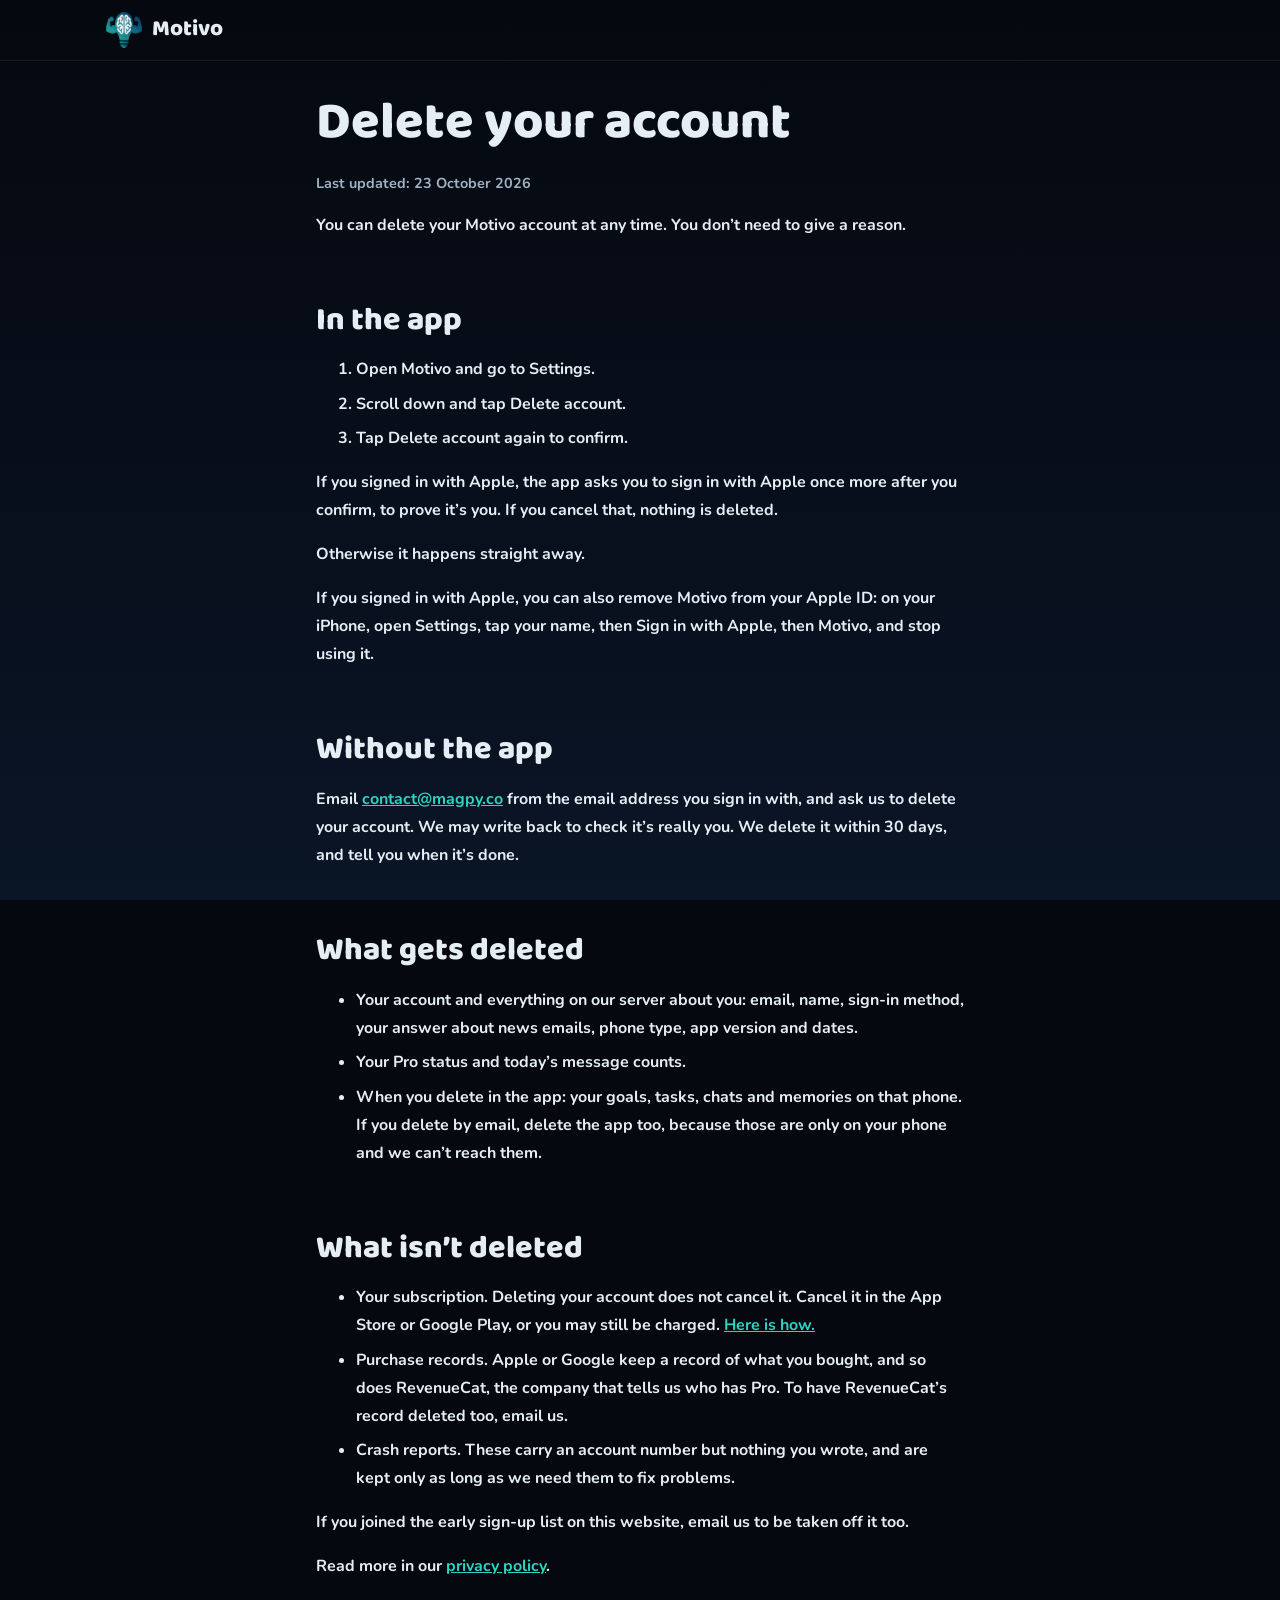
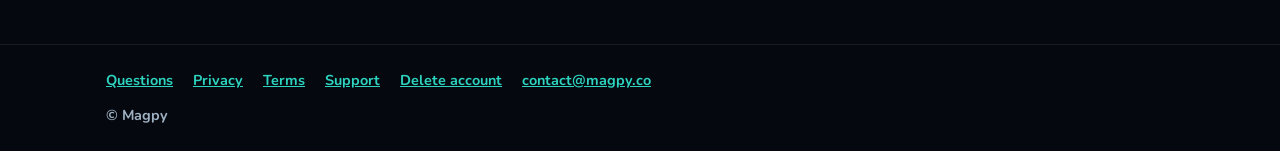
<file: delete-account/index.html>
<!doctype html>
<html lang="en">
<head>
  <meta charset="utf-8">
  <meta name="viewport" content="width=device-width, initial-scale=1">
  <title>Delete your account · Motivo</title>
  <meta name="description" content="How to delete your Motivo account, in the app or by email, and what gets deleted.">
  <meta property="og:title" content="Delete your account · Motivo">
  <meta property="og:description" content="How to delete your Motivo account, in the app or by email, and what gets deleted.">
  <link rel="canonical" href="https://sg9ae1-prog.github.io/motivo/delete-account/">
  <link rel="icon" href="../assets/img/favicon-32.png" sizes="32x32" type="image/png">
  <link rel="icon" href="../assets/img/icon-192.png" sizes="192x192" type="image/png">
  <link rel="apple-touch-icon" href="../assets/img/apple-touch-icon.png">
  <link rel="manifest" href="../manifest.webmanifest">
  <link rel="stylesheet" href="../assets/site.css">
</head>
<body>
  <header class="site-header"><div class="wrap">
    <a class="brand" href="../"><img src="../assets/img/logo-mark.png" alt="" width="36" height="36">Motivo</a>
  </div></header>
  <main class="prose">
    <h1>Delete your account</h1>
    <p class="meta">Last updated: 23 October 2026</p>
    <p>You can delete your Motivo account at any time. You don’t need to give a reason.</p>

    <h2>In the app</h2>
    <ol>
      <li>Open Motivo and go to Settings.</li>
      <li>Scroll down and tap Delete account.</li>
      <li>Tap Delete account again to confirm.</li>
    </ol>
    <p>If you signed in with Apple, the app asks you to sign in with Apple once more after you confirm, to prove it’s you. If you cancel that, nothing is deleted.</p>
    <p>Otherwise it happens straight away.</p>
    <p>If you signed in with Apple, you can also remove Motivo from your Apple ID: on your iPhone, open Settings, tap your name, then Sign in with Apple, then Motivo, and stop using it.</p>

    <h2>Without the app</h2>
    <p>Email <a href="mailto:contact@magpy.co?subject=Delete%20my%20Motivo%20account">contact@magpy.co</a> from the email address you sign in with, and ask us to delete your account. We may write back to check it’s really you. We delete it within 30 days, and tell you when it’s done.</p>

    <h2>What gets deleted</h2>
    <ul>
      <li>Your account and everything on our server about you: email, name, sign-in method, your answer about news emails, phone type, app version and dates.</li>
      <li>Your Pro status and today’s message counts.</li>
      <li>When you delete in the app: your goals, tasks, chats and memories on that phone. If you delete by email, delete the app too, because those are only on your phone and we can’t reach them.</li>
    </ul>

    <h2>What isn’t deleted</h2>
    <ul>
      <li><strong>Your subscription.</strong> Deleting your account does not cancel it. Cancel it in the App Store or Google Play, or you may still be charged. <a href="../support/">Here is how.</a></li>
      <li><strong>Purchase records.</strong> Apple or Google keep a record of what you bought, and so does RevenueCat, the company that tells us who has Pro. To have RevenueCat’s record deleted too, email us.</li>
      <li><strong>Crash reports.</strong> These carry an account number but nothing you wrote, and are kept only as long as we need them to fix problems.</li>
    </ul>
    <p>If you joined the early sign-up list on this website, email us to be taken off it too.</p>

    <p>Read more in our <a href="../privacy/">privacy policy</a>.</p>
  </main>
  <footer class="site-footer"><div class="wrap">
    <nav aria-label="Legal">
      <a href="../faq/">Questions</a>
      <a href="../privacy/">Privacy</a>
      <a href="../terms/">Terms</a>
      <a href="../support/">Support</a>
      <a href="../delete-account/">Delete account</a>
      <a href="mailto:contact@magpy.co">contact@magpy.co</a>
    </nav>
    <p>© Magpy</p>
  </div></footer>
</body>
</html>
</file>
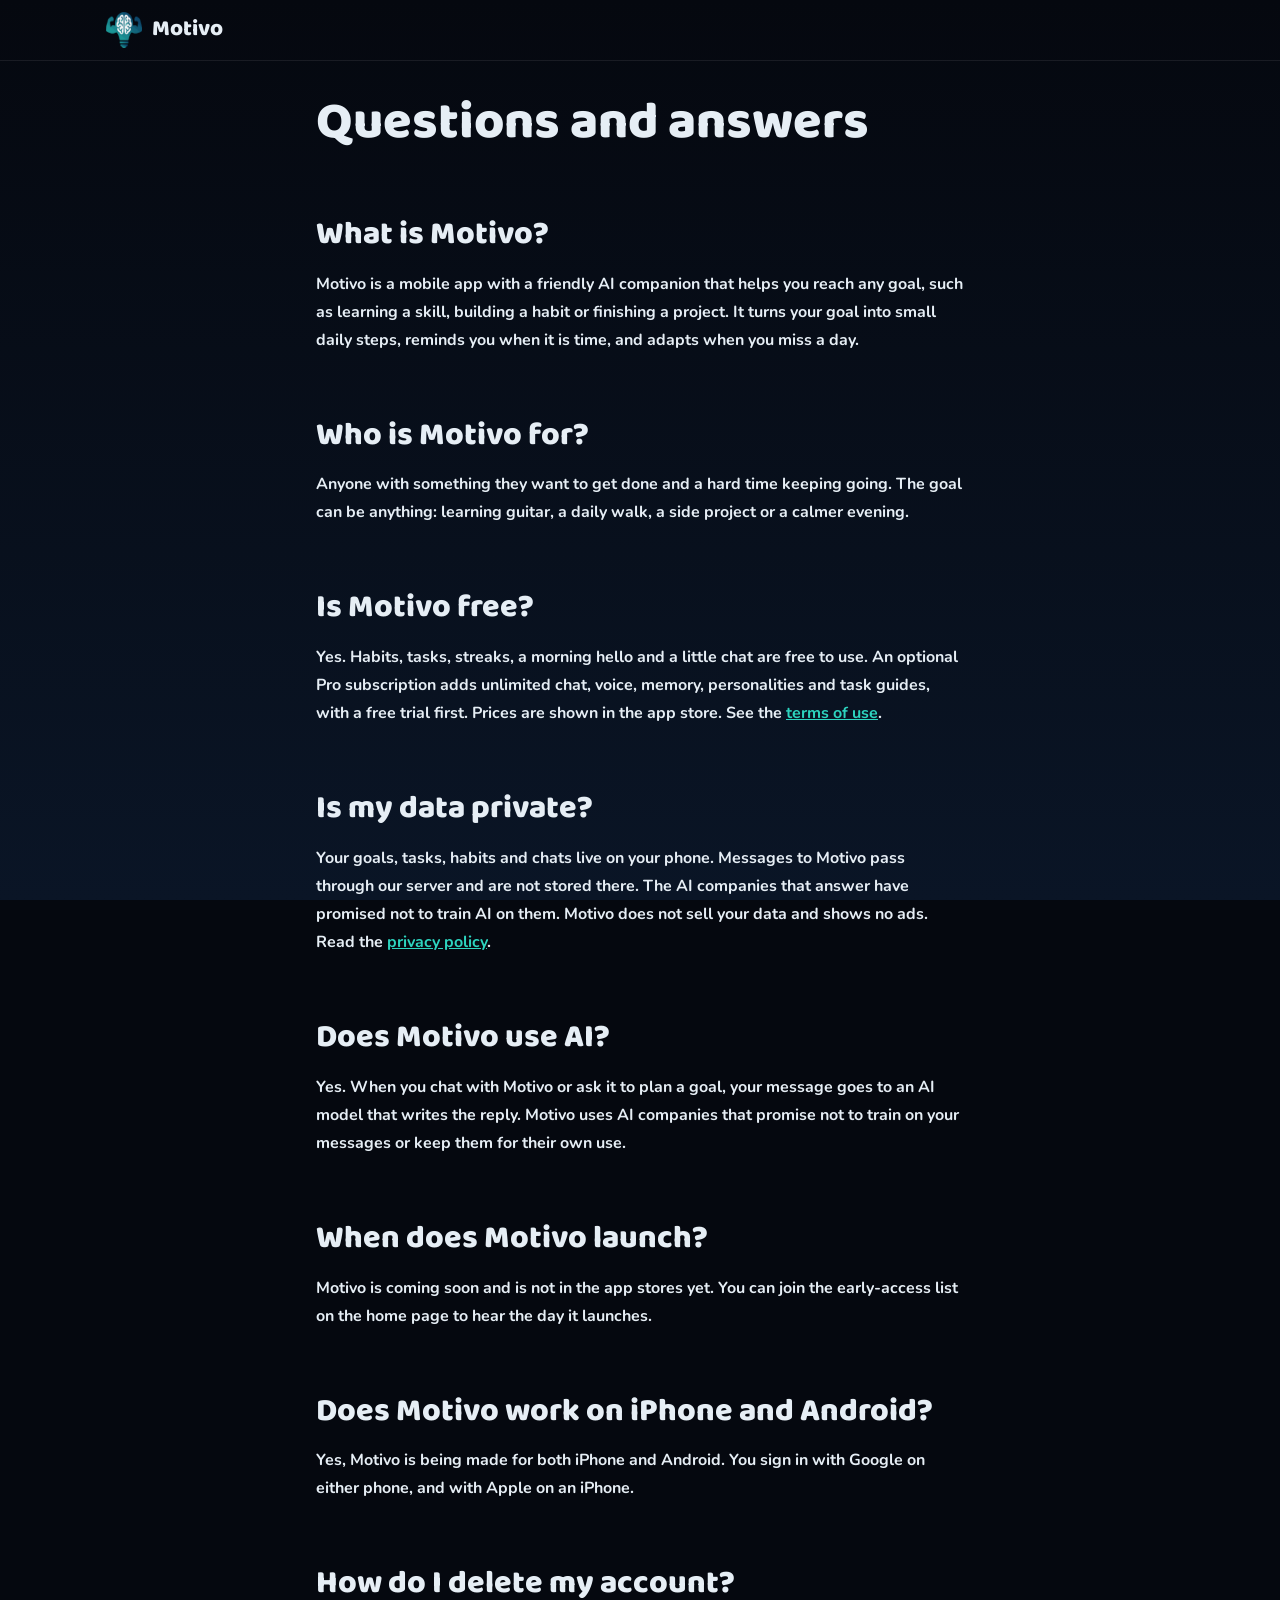
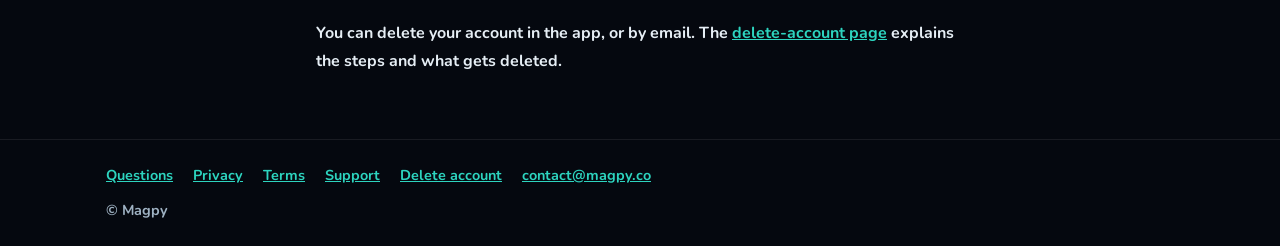
<file: faq/index.html>
<!doctype html>
<html lang="en">
<head>
  <meta charset="utf-8">
  <meta name="viewport" content="width=device-width, initial-scale=1">
  <title>Questions and answers · Motivo</title>
  <meta name="description" content="Short answers about Motivo: what it is, who it is for, price, privacy, AI, launch timing and which phones it works on.">
  <link rel="canonical" href="https://sg9ae1-prog.github.io/motivo/faq/">
  <meta property="og:title" content="Questions and answers · Motivo">
  <meta property="og:description" content="Short answers about Motivo: what it is, who it is for, price, privacy, AI, launch timing and which phones it works on.">
  <meta property="og:url" content="https://sg9ae1-prog.github.io/motivo/faq/">
  <meta property="og:image" content="https://sg9ae1-prog.github.io/motivo/assets/img/og.png">
  <link rel="icon" href="../assets/img/favicon-32.png" sizes="32x32" type="image/png">
  <link rel="icon" href="../assets/img/icon-192.png" sizes="192x192" type="image/png">
  <link rel="apple-touch-icon" href="../assets/img/apple-touch-icon.png">
  <link rel="manifest" href="../manifest.webmanifest">
  <link rel="stylesheet" href="../assets/site.css">
  <script type="application/ld+json">
{
  "@context": "https://schema.org",
  "@type": "FAQPage",
  "mainEntity": [
    {
      "@type": "Question",
      "name": "What is Motivo?",
      "acceptedAnswer": {
        "@type": "Answer",
        "text": "Motivo is a mobile app with a friendly AI companion that helps you reach any goal, such as learning a skill, building a habit or finishing a project. It turns your goal into small daily steps, reminds you when it is time, and adapts when you miss a day."
      }
    },
    {
      "@type": "Question",
      "name": "Who is Motivo for?",
      "acceptedAnswer": {
        "@type": "Answer",
        "text": "Anyone with something they want to get done and a hard time keeping going. The goal can be anything: learning guitar, a daily walk, a side project or a calmer evening."
      }
    },
    {
      "@type": "Question",
      "name": "Is Motivo free?",
      "acceptedAnswer": {
        "@type": "Answer",
        "text": "Yes. Habits, tasks, streaks, a morning hello and a little chat are free to use. An optional Pro subscription adds unlimited chat, voice, memory, personalities and task guides, with a free trial first. Prices are shown in the app store."
      }
    },
    {
      "@type": "Question",
      "name": "Is my data private?",
      "acceptedAnswer": {
        "@type": "Answer",
        "text": "Your goals, tasks, habits and chats live on your phone. Messages to Motivo pass through our server and are not stored there. The AI companies that answer have promised not to train AI on them. Motivo does not sell your data and shows no ads."
      }
    },
    {
      "@type": "Question",
      "name": "Does Motivo use AI?",
      "acceptedAnswer": {
        "@type": "Answer",
        "text": "Yes. When you chat with Motivo or ask it to plan a goal, your message goes to an AI model that writes the reply. Motivo uses AI companies that promise not to train on your messages or keep them for their own use."
      }
    },
    {
      "@type": "Question",
      "name": "When does Motivo launch?",
      "acceptedAnswer": {
        "@type": "Answer",
        "text": "Motivo is coming soon and is not in the app stores yet. You can join the early-access list on the home page to hear the day it launches."
      }
    },
    {
      "@type": "Question",
      "name": "Does Motivo work on iPhone and Android?",
      "acceptedAnswer": {
        "@type": "Answer",
        "text": "Yes, Motivo is being made for both iPhone and Android. You sign in with Google on either phone, and with Apple on an iPhone."
      }
    },
    {
      "@type": "Question",
      "name": "How do I delete my account?",
      "acceptedAnswer": {
        "@type": "Answer",
        "text": "You can delete your account in the app, or by email. The delete-account page explains the steps and what gets deleted."
      }
    }
  ]
}
  </script>
</head>
<body>
  <header class="site-header"><div class="wrap">
    <a class="brand" href="../"><img src="../assets/img/logo-mark.png" alt="" width="36" height="36">Motivo</a>
  </div></header>
  <main class="prose">
    <h1>Questions and answers</h1>

    <h2>What is Motivo?</h2>
    <p>Motivo is a mobile app with a friendly AI companion that helps you reach any goal, such as learning a skill, building a habit or finishing a project. It turns your goal into small daily steps, reminds you when it is time, and adapts when you miss a day.</p>

    <h2>Who is Motivo for?</h2>
    <p>Anyone with something they want to get done and a hard time keeping going. The goal can be anything: learning guitar, a daily walk, a side project or a calmer evening.</p>

    <h2>Is Motivo free?</h2>
    <p>Yes. Habits, tasks, streaks, a morning hello and a little chat are free to use. An optional Pro subscription adds unlimited chat, voice, memory, personalities and task guides, with a free trial first. Prices are shown in the app store. See the <a href="../terms/">terms of use</a>.</p>

    <h2>Is my data private?</h2>
    <p>Your goals, tasks, habits and chats live on your phone. Messages to Motivo pass through our server and are not stored there. The AI companies that answer have promised not to train AI on them. Motivo does not sell your data and shows no ads. Read the <a href="../privacy/">privacy policy</a>.</p>

    <h2>Does Motivo use AI?</h2>
    <p>Yes. When you chat with Motivo or ask it to plan a goal, your message goes to an AI model that writes the reply. Motivo uses AI companies that promise not to train on your messages or keep them for their own use.</p>

    <h2>When does Motivo launch?</h2>
    <p>Motivo is coming soon and is not in the app stores yet. You can join the early-access list on the home page to hear the day it launches.</p>

    <h2>Does Motivo work on iPhone and Android?</h2>
    <p>Yes, Motivo is being made for both iPhone and Android. You sign in with Google on either phone, and with Apple on an iPhone.</p>

    <h2>How do I delete my account?</h2>
    <p>You can delete your account in the app, or by email. The <a href="../delete-account/">delete-account page</a> explains the steps and what gets deleted.</p>

  </main>
  <footer class="site-footer"><div class="wrap">
    <nav aria-label="Legal">
      <a href="../faq/">Questions</a>
      <a href="../privacy/">Privacy</a>
      <a href="../terms/">Terms</a>
      <a href="../support/">Support</a>
      <a href="../delete-account/">Delete account</a>
      <a href="mailto:contact@magpy.co">contact@magpy.co</a>
    </nav>
    <p>© Magpy</p>
  </div></footer>
</body>
</html>
</file>
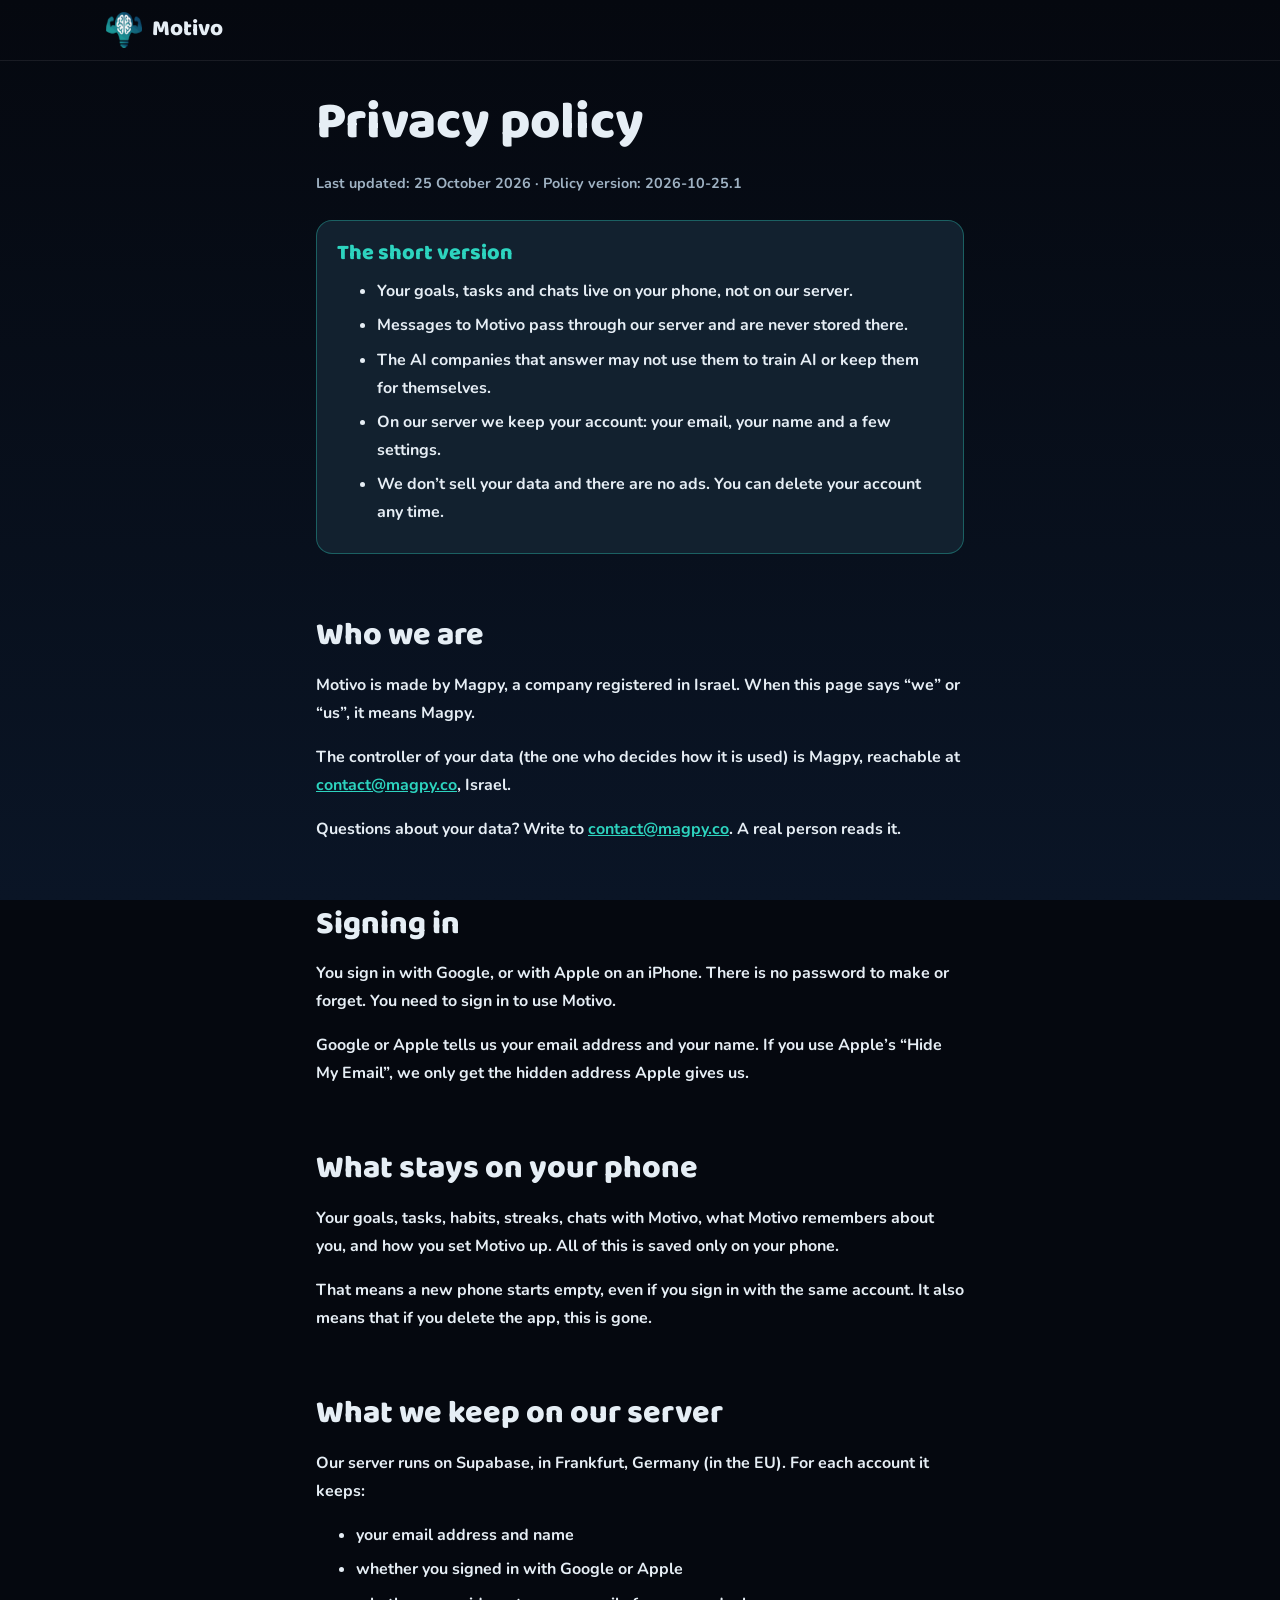
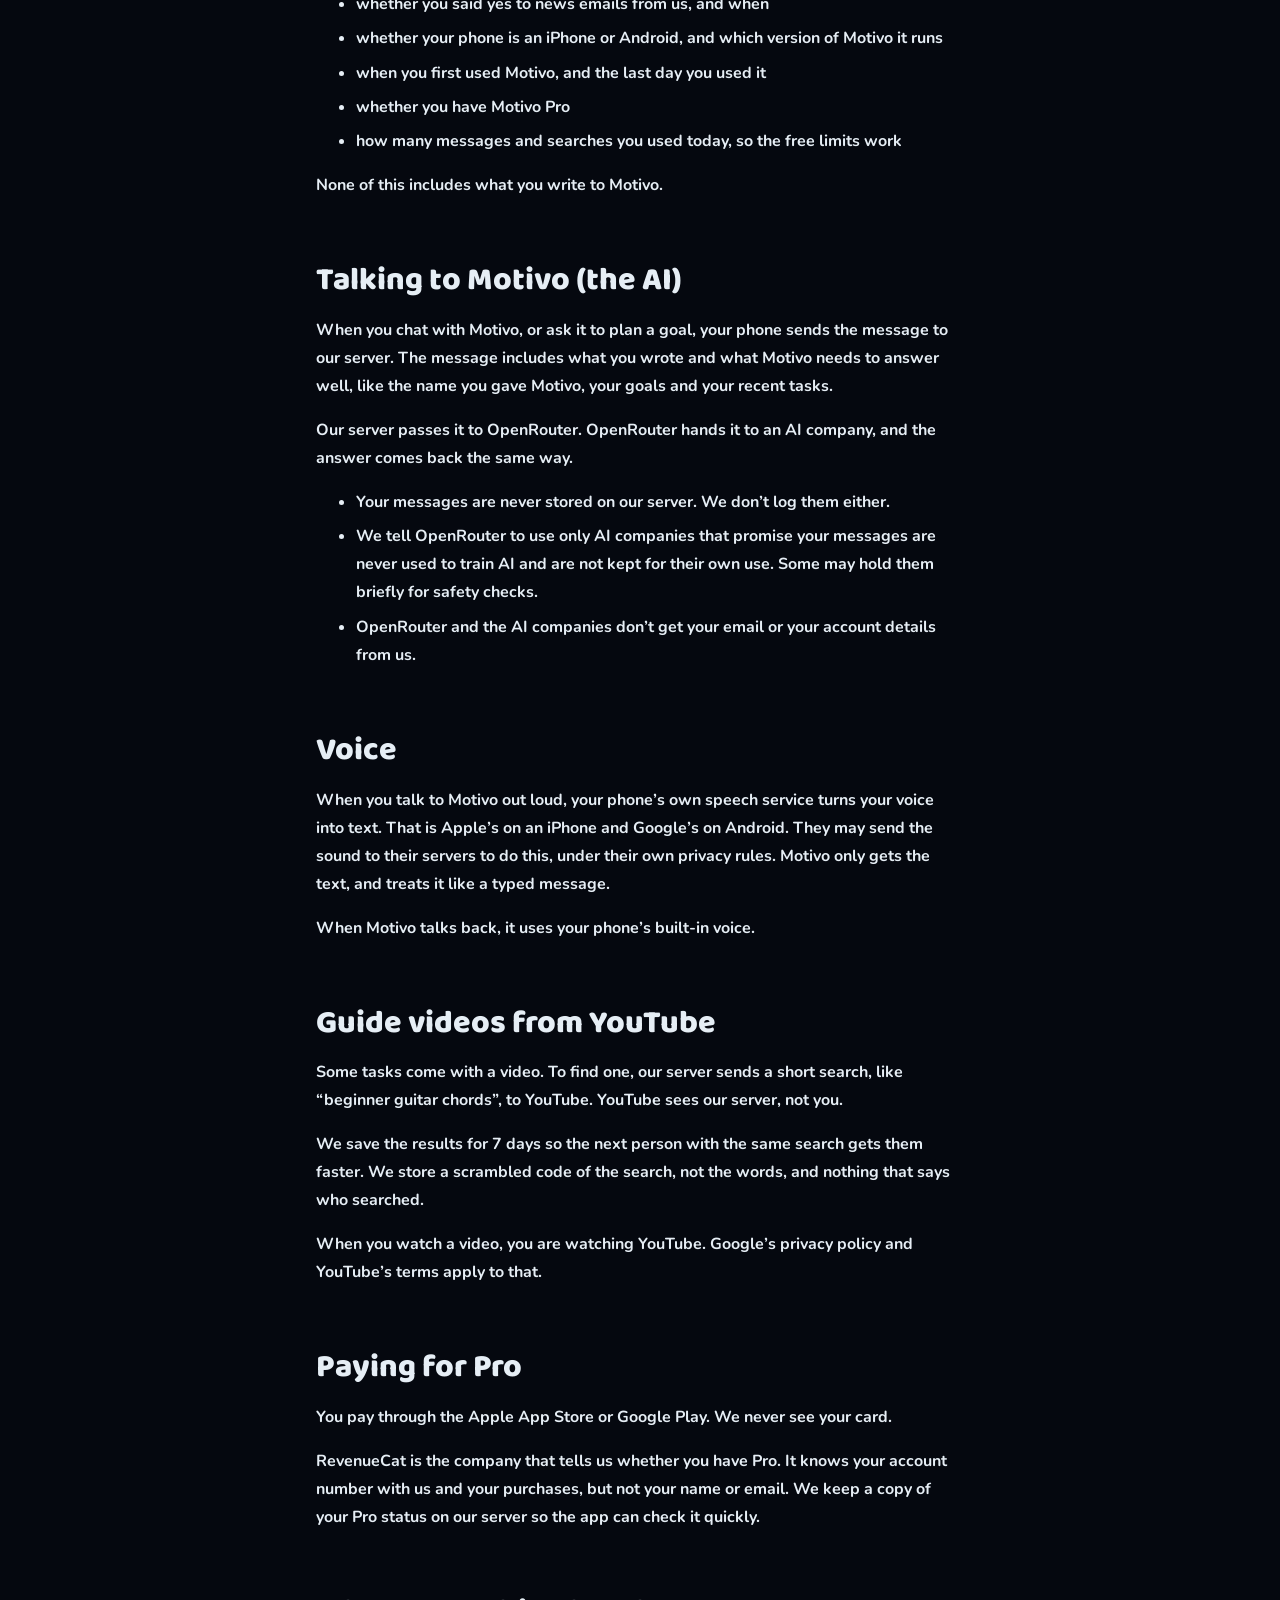
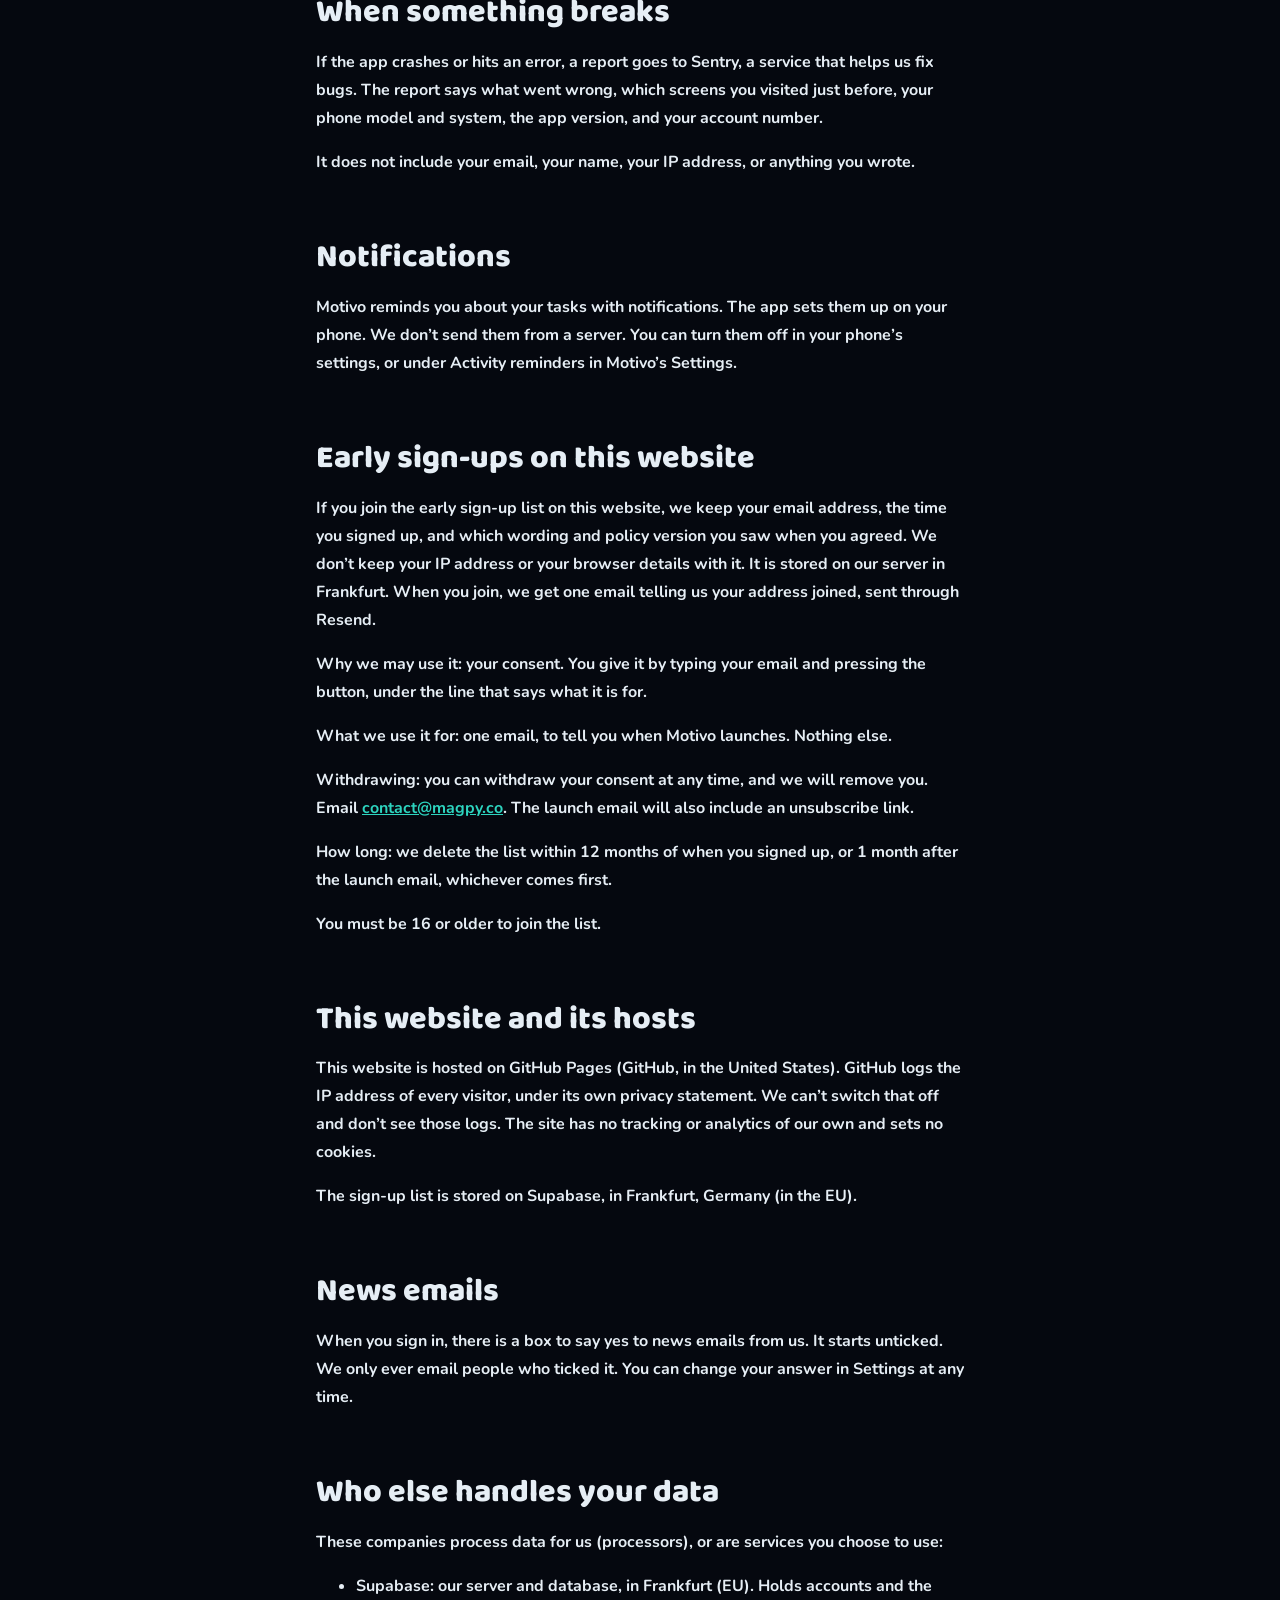
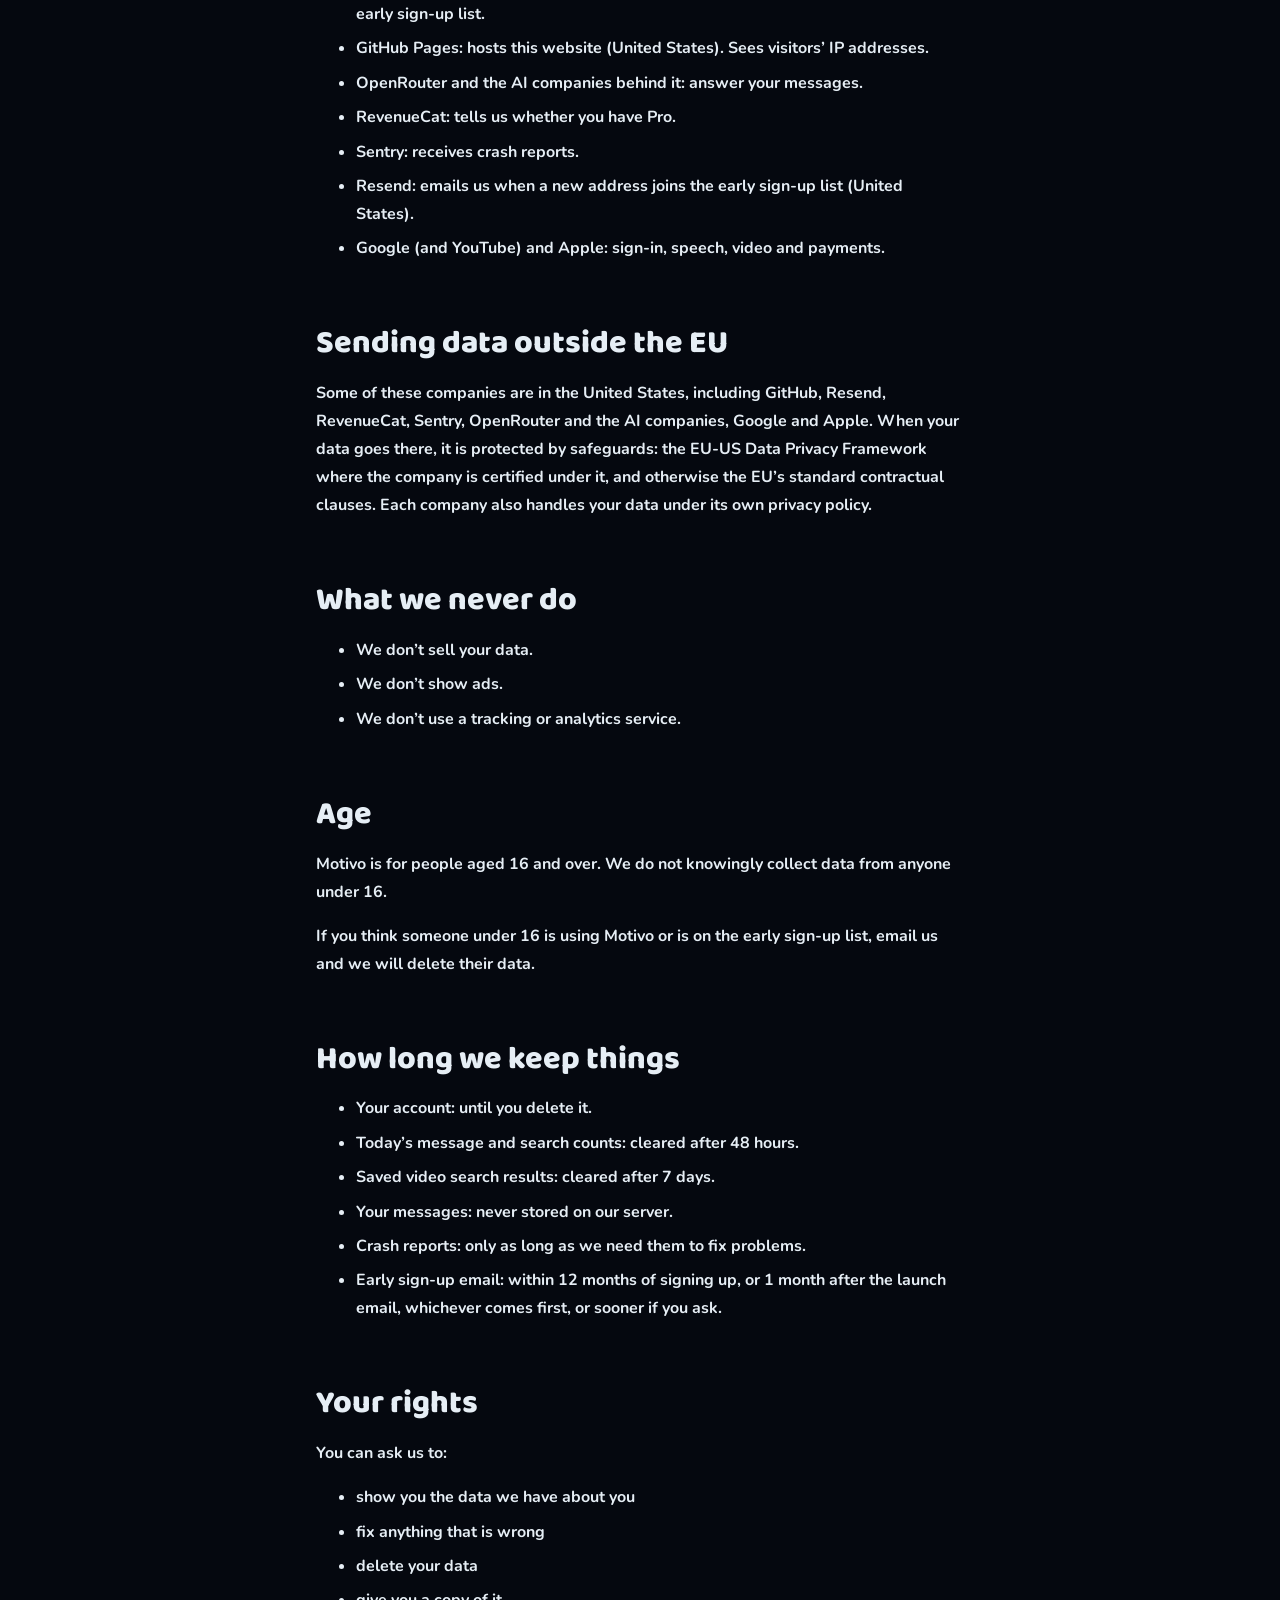
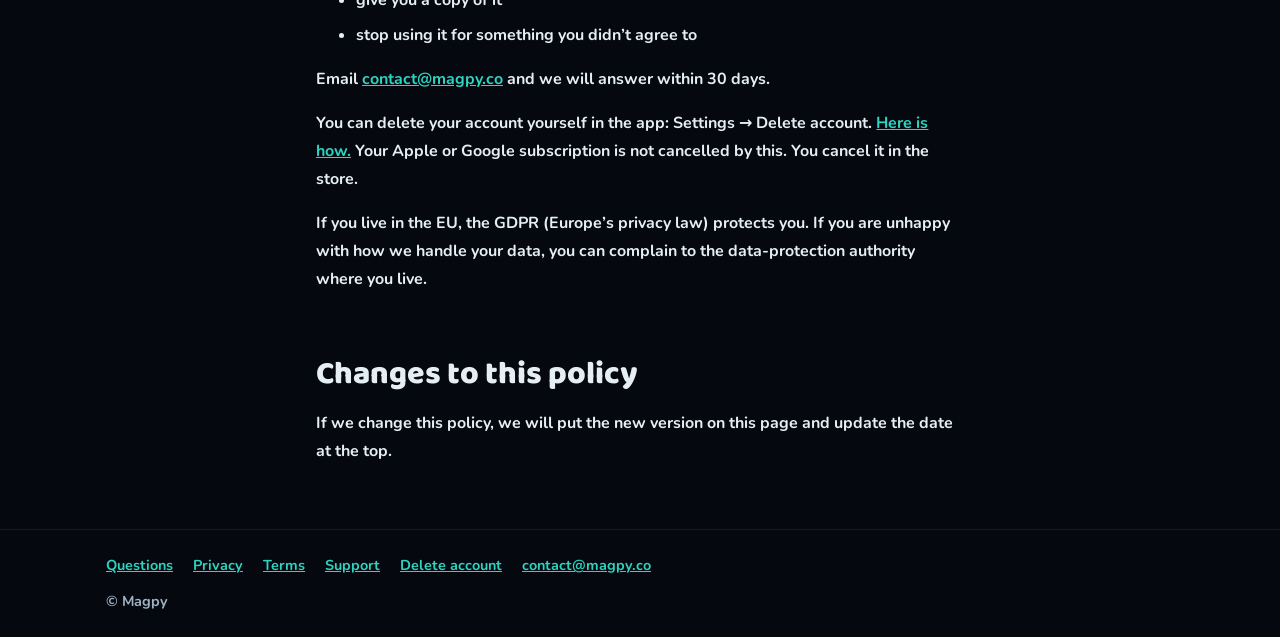
<file: privacy/index.html>
<!doctype html>
<html lang="en">
<head>
  <meta charset="utf-8">
  <meta name="viewport" content="width=device-width, initial-scale=1">
  <title>Privacy policy · Motivo</title>
  <meta name="description" content="What Motivo keeps, where it keeps it, and what you can do about it. Written in plain words.">
  <meta property="og:title" content="Privacy policy · Motivo">
  <meta property="og:description" content="What Motivo keeps, where it keeps it, and what you can do about it. Written in plain words.">
  <link rel="canonical" href="https://sg9ae1-prog.github.io/motivo/privacy/">
  <link rel="icon" href="../assets/img/favicon-32.png" sizes="32x32" type="image/png">
  <link rel="icon" href="../assets/img/icon-192.png" sizes="192x192" type="image/png">
  <link rel="apple-touch-icon" href="../assets/img/apple-touch-icon.png">
  <link rel="manifest" href="../manifest.webmanifest">
  <link rel="stylesheet" href="../assets/site.css">
</head>
<body>
  <header class="site-header"><div class="wrap">
    <a class="brand" href="../"><img src="../assets/img/logo-mark.png" alt="" width="36" height="36">Motivo</a>
  </div></header>
  <main class="prose">
    <h1>Privacy policy</h1>
    <p class="meta">Last updated: 25 October 2026 · Policy version: 2026-10-25.1</p>

    <aside class="card summary" aria-labelledby="short-version">
      <h2 id="short-version">The short version</h2>
      <ul>
        <li>Your goals, tasks and chats live on your phone, not on our server.</li>
        <li>Messages to Motivo pass through our server and are never stored there.</li>
        <li>The AI companies that answer may not use them to train AI or keep them for themselves.</li>
        <li>On our server we keep your account: your email, your name and a few settings.</li>
        <li>We don’t sell your data and there are no ads. You can delete your account any time.</li>
      </ul>
    </aside>

    <h2>Who we are</h2>
    <p>Motivo is made by Magpy, a company registered in Israel. When this page says “we” or “us”, it means Magpy.</p>
    <p>The controller of your data (the one who decides how it is used) is Magpy, reachable at <a href="mailto:contact@magpy.co">contact@magpy.co</a>, Israel.</p>
    <p>Questions about your data? Write to <a href="mailto:contact@magpy.co">contact@magpy.co</a>. A real person reads it.</p>

    <h2>Signing in</h2>
    <p>You sign in with Google, or with Apple on an iPhone. There is no password to make or forget. You need to sign in to use Motivo.</p>
    <p>Google or Apple tells us your email address and your name. If you use Apple’s “Hide My Email”, we only get the hidden address Apple gives us.</p>

    <h2>What stays on your phone</h2>
    <p>Your goals, tasks, habits, streaks, chats with Motivo, what Motivo remembers about you, and how you set Motivo up. All of this is saved only on your phone.</p>
    <p>That means a new phone starts empty, even if you sign in with the same account. It also means that if you delete the app, this is gone.</p>

    <h2>What we keep on our server</h2>
    <p>Our server runs on Supabase, in Frankfurt, Germany (in the EU). For each account it keeps:</p>
    <ul>
      <li>your email address and name</li>
      <li>whether you signed in with Google or Apple</li>
      <li>whether you said yes to news emails from us, and when</li>
      <li>whether your phone is an iPhone or Android, and which version of Motivo it runs</li>
      <li>when you first used Motivo, and the last day you used it</li>
      <li>whether you have Motivo Pro</li>
      <li>how many messages and searches you used today, so the free limits work</li>
    </ul>
    <p>None of this includes what you write to Motivo.</p>

    <h2>Talking to Motivo (the AI)</h2>
    <p>When you chat with Motivo, or ask it to plan a goal, your phone sends the message to our server. The message includes what you wrote and what Motivo needs to answer well, like the name you gave Motivo, your goals and your recent tasks.</p>
    <p>Our server passes it to OpenRouter. OpenRouter hands it to an AI company, and the answer comes back the same way.</p>
    <ul>
      <li>Your messages are never stored on our server. We don’t log them either.</li>
      <li>We tell OpenRouter to use only AI companies that promise your messages are never used to train AI and are not kept for their own use. Some may hold them briefly for safety checks.</li>
      <li>OpenRouter and the AI companies don’t get your email or your account details from us.</li>
    </ul>

    <h2>Voice</h2>
    <p>When you talk to Motivo out loud, your phone’s own speech service turns your voice into text. That is Apple’s on an iPhone and Google’s on Android. They may send the sound to their servers to do this, under their own privacy rules. Motivo only gets the text, and treats it like a typed message.</p>
    <p>When Motivo talks back, it uses your phone’s built-in voice.</p>

    <h2>Guide videos from YouTube</h2>
    <p>Some tasks come with a video. To find one, our server sends a short search, like “beginner guitar chords”, to YouTube. YouTube sees our server, not you.</p>
    <p>We save the results for 7 days so the next person with the same search gets them faster. We store a scrambled code of the search, not the words, and nothing that says who searched.</p>
    <p>When you watch a video, you are watching YouTube. Google’s privacy policy and YouTube’s terms apply to that.</p>

    <h2>Paying for Pro</h2>
    <p>You pay through the Apple App Store or Google Play. We never see your card.</p>
    <p>RevenueCat is the company that tells us whether you have Pro. It knows your account number with us and your purchases, but not your name or email. We keep a copy of your Pro status on our server so the app can check it quickly.</p>

    <h2>When something breaks</h2>
    <p>If the app crashes or hits an error, a report goes to Sentry, a service that helps us fix bugs. The report says what went wrong, which screens you visited just before, your phone model and system, the app version, and your account number.</p>
    <p>It does not include your email, your name, your IP address, or anything you wrote.</p>

    <h2>Notifications</h2>
    <p>Motivo reminds you about your tasks with notifications. The app sets them up on your phone. We don’t send them from a server. You can turn them off in your phone’s settings, or under Activity reminders in Motivo’s Settings.</p>

    <h2>Early sign-ups on this website</h2>
    <p>If you join the early sign-up list on this website, we keep your email address, the time you signed up, and which wording and policy version you saw when you agreed. We don’t keep your IP address or your browser details with it. It is stored on our server in Frankfurt. When you join, we get one email telling us your address joined, sent through Resend.</p>
    <p><strong>Why we may use it:</strong> your consent. You give it by typing your email and pressing the button, under the line that says what it is for.</p>
    <p><strong>What we use it for:</strong> one email, to tell you when Motivo launches. Nothing else.</p>
    <p><strong>Withdrawing:</strong> you can withdraw your consent at any time, and we will remove you. Email <a href="mailto:contact@magpy.co">contact@magpy.co</a>. The launch email will also include an unsubscribe link.</p>
    <p><strong>How long:</strong> we delete the list within 12 months of when you signed up, or 1 month after the launch email, whichever comes first.</p>
    <p>You must be 16 or older to join the list.</p>

    <h2>This website and its hosts</h2>
    <p>This website is hosted on GitHub Pages (GitHub, in the United States). GitHub logs the IP address of every visitor, under its own privacy statement. We can’t switch that off and don’t see those logs. The site has no tracking or analytics of our own and sets no cookies.</p>
    <p>The sign-up list is stored on Supabase, in Frankfurt, Germany (in the EU).</p>

    <h2>News emails</h2>
    <p>When you sign in, there is a box to say yes to news emails from us. It starts unticked. We only ever email people who ticked it. You can change your answer in Settings at any time.</p>

    <h2>Who else handles your data</h2>
    <p>These companies process data for us (processors), or are services you choose to use:</p>
    <ul>
      <li><strong>Supabase:</strong> our server and database, in Frankfurt (EU). Holds accounts and the early sign-up list.</li>
      <li><strong>GitHub Pages:</strong> hosts this website (United States). Sees visitors’ IP addresses.</li>
      <li><strong>OpenRouter and the AI companies behind it:</strong> answer your messages.</li>
      <li><strong>RevenueCat:</strong> tells us whether you have Pro.</li>
      <li><strong>Sentry:</strong> receives crash reports.</li>
      <li><strong>Resend:</strong> emails us when a new address joins the early sign-up list (United States).</li>
      <li><strong>Google (and YouTube) and Apple:</strong> sign-in, speech, video and payments.</li>
    </ul>

    <h2>Sending data outside the EU</h2>
    <p>Some of these companies are in the United States, including GitHub, Resend, RevenueCat, Sentry, OpenRouter and the AI companies, Google and Apple. When your data goes there, it is protected by safeguards: the EU-US Data Privacy Framework where the company is certified under it, and otherwise the EU’s standard contractual clauses. Each company also handles your data under its own privacy policy.</p>

    <h2>What we never do</h2>
    <ul>
      <li>We don’t sell your data.</li>
      <li>We don’t show ads.</li>
      <li>We don’t use a tracking or analytics service.</li>
    </ul>

    <h2>Age</h2>
    <p>Motivo is for people aged 16 and over. We do not knowingly collect data from anyone under 16.</p>
    <p>If you think someone under 16 is using Motivo or is on the early sign-up list, email us and we will delete their data.</p>

    <h2>How long we keep things</h2>
    <ul>
      <li><strong>Your account:</strong> until you delete it.</li>
      <li><strong>Today’s message and search counts:</strong> cleared after 48 hours.</li>
      <li><strong>Saved video search results:</strong> cleared after 7 days.</li>
      <li><strong>Your messages:</strong> never stored on our server.</li>
      <li><strong>Crash reports:</strong> only as long as we need them to fix problems.</li>
      <li><strong>Early sign-up email:</strong> within 12 months of signing up, or 1 month after the launch email, whichever comes first, or sooner if you ask.</li>
    </ul>

    <h2>Your rights</h2>
    <p>You can ask us to:</p>
    <ul>
      <li>show you the data we have about you</li>
      <li>fix anything that is wrong</li>
      <li>delete your data</li>
      <li>give you a copy of it</li>
      <li>stop using it for something you didn’t agree to</li>
    </ul>
    <p>Email <a href="mailto:contact@magpy.co">contact@magpy.co</a> and we will answer within 30 days.</p>
    <p>You can delete your account yourself in the app: Settings → Delete account. <a href="../delete-account/">Here is how.</a> Your Apple or Google subscription is not cancelled by this. You cancel it in the store.</p>
    <p>If you live in the EU, the GDPR (Europe’s privacy law) protects you. If you are unhappy with how we handle your data, you can complain to the data-protection authority where you live.</p>

    <h2>Changes to this policy</h2>
    <p>If we change this policy, we will put the new version on this page and update the date at the top.</p>
  </main>
  <footer class="site-footer"><div class="wrap">
    <nav aria-label="Legal">
      <a href="../faq/">Questions</a>
      <a href="../privacy/">Privacy</a>
      <a href="../terms/">Terms</a>
      <a href="../support/">Support</a>
      <a href="../delete-account/">Delete account</a>
      <a href="mailto:contact@magpy.co">contact@magpy.co</a>
    </nav>
    <p>© Magpy</p>
  </div></footer>
</body>
</html>
</file>
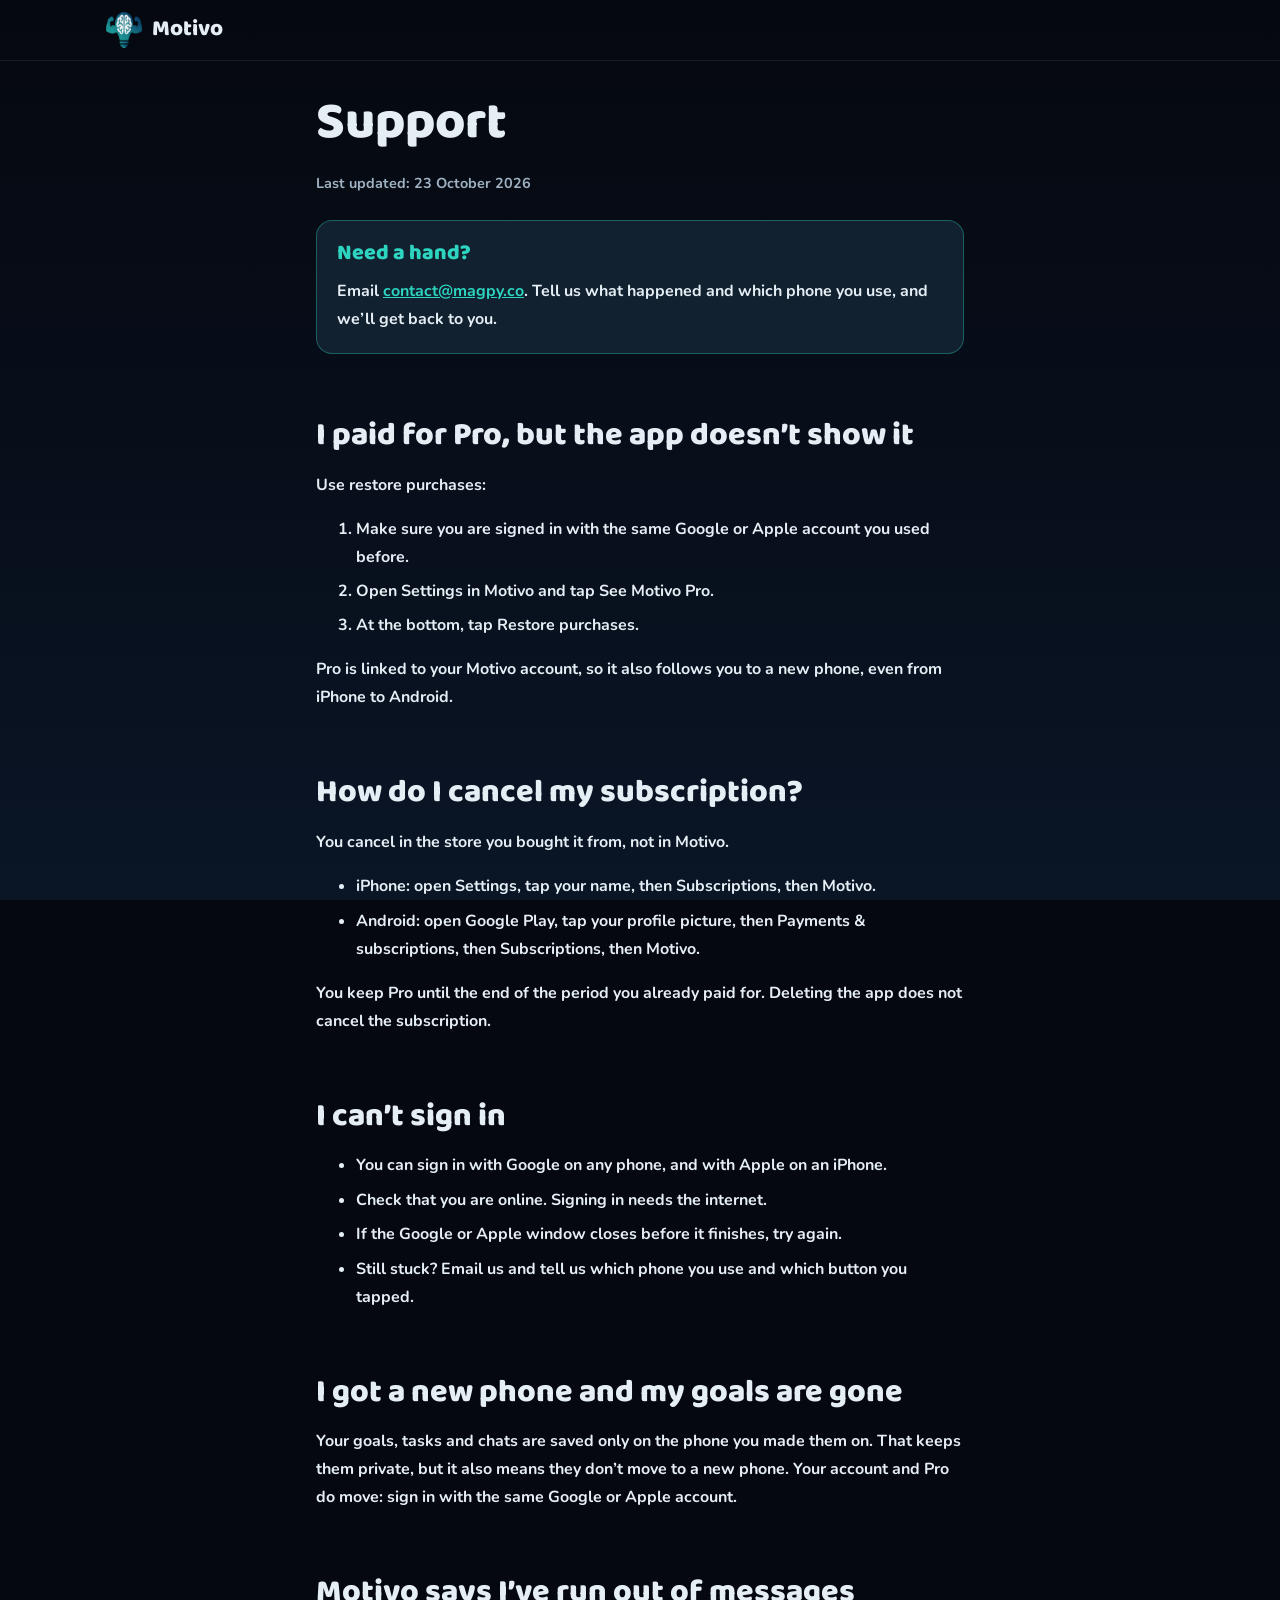
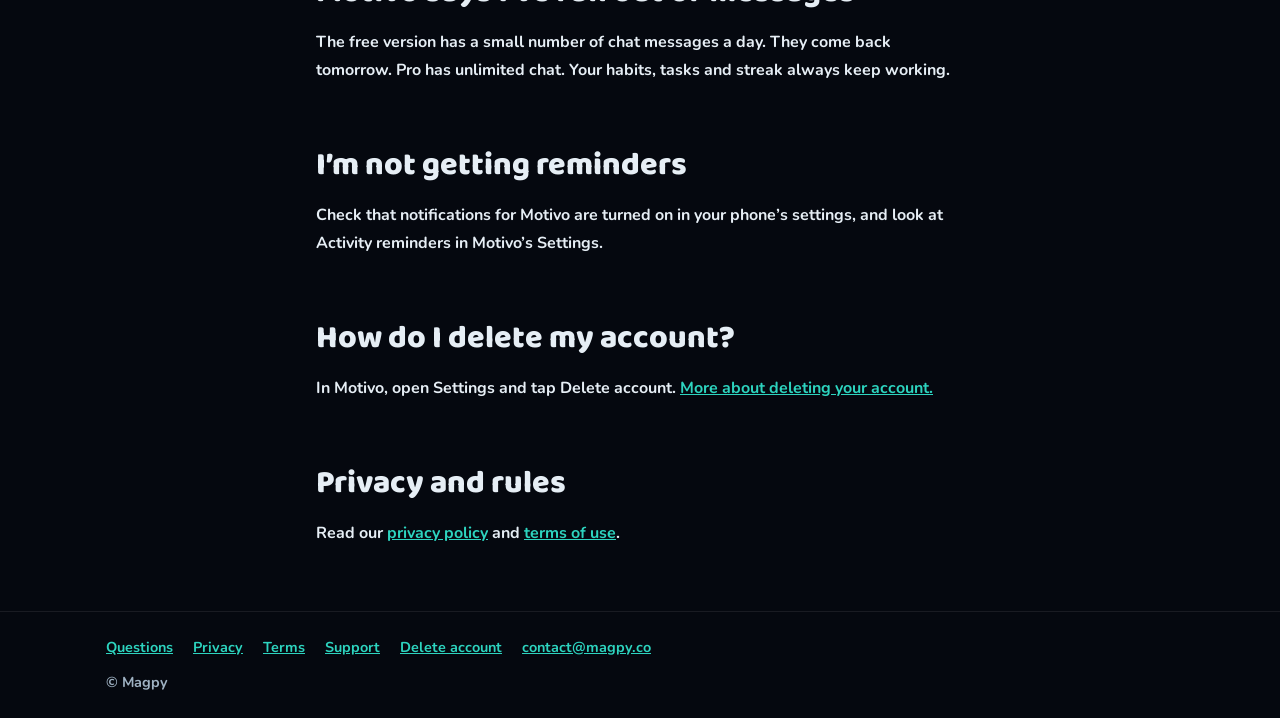
<file: support/index.html>
<!doctype html>
<html lang="en">
<head>
  <meta charset="utf-8">
  <meta name="viewport" content="width=device-width, initial-scale=1">
  <title>Support · Motivo</title>
  <meta name="description" content="Help with Motivo: restoring Pro, cancelling, signing in and more.">
  <meta property="og:title" content="Support · Motivo">
  <meta property="og:description" content="Help with Motivo: restoring Pro, cancelling, signing in and more.">
  <link rel="canonical" href="https://sg9ae1-prog.github.io/motivo/support/">
  <link rel="icon" href="../assets/img/favicon-32.png" sizes="32x32" type="image/png">
  <link rel="icon" href="../assets/img/icon-192.png" sizes="192x192" type="image/png">
  <link rel="apple-touch-icon" href="../assets/img/apple-touch-icon.png">
  <link rel="manifest" href="../manifest.webmanifest">
  <link rel="stylesheet" href="../assets/site.css">
</head>
<body>
  <header class="site-header"><div class="wrap">
    <a class="brand" href="../"><img src="../assets/img/logo-mark.png" alt="" width="36" height="36">Motivo</a>
  </div></header>
  <main class="prose">
    <h1>Support</h1>
    <p class="meta">Last updated: 23 October 2026</p>

    <aside class="card summary" aria-labelledby="contact">
      <h2 id="contact">Need a hand?</h2>
      <p>Email <a href="mailto:contact@magpy.co">contact@magpy.co</a>. Tell us what happened and which phone you use, and we’ll get back to you.</p>
    </aside>

    <h2>I paid for Pro, but the app doesn’t show it</h2>
    <p>Use restore purchases:</p>
    <ol>
      <li>Make sure you are signed in with the same Google or Apple account you used before.</li>
      <li>Open Settings in Motivo and tap See Motivo Pro.</li>
      <li>At the bottom, tap Restore purchases.</li>
    </ol>
    <p>Pro is linked to your Motivo account, so it also follows you to a new phone, even from iPhone to Android.</p>

    <h2>How do I cancel my subscription?</h2>
    <p>You cancel in the store you bought it from, not in Motivo.</p>
    <ul>
      <li><strong>iPhone:</strong> open Settings, tap your name, then Subscriptions, then Motivo.</li>
      <li><strong>Android:</strong> open Google Play, tap your profile picture, then Payments &amp; subscriptions, then Subscriptions, then Motivo.</li>
    </ul>
    <p>You keep Pro until the end of the period you already paid for. Deleting the app does not cancel the subscription.</p>

    <h2>I can’t sign in</h2>
    <ul>
      <li>You can sign in with Google on any phone, and with Apple on an iPhone.</li>
      <li>Check that you are online. Signing in needs the internet.</li>
      <li>If the Google or Apple window closes before it finishes, try again.</li>
      <li>Still stuck? Email us and tell us which phone you use and which button you tapped.</li>
    </ul>

    <h2>I got a new phone and my goals are gone</h2>
    <p>Your goals, tasks and chats are saved only on the phone you made them on. That keeps them private, but it also means they don’t move to a new phone. Your account and Pro do move: sign in with the same Google or Apple account.</p>

    <h2>Motivo says I’ve run out of messages</h2>
    <p>The free version has a small number of chat messages a day. They come back tomorrow. Pro has unlimited chat. Your habits, tasks and streak always keep working.</p>

    <h2>I’m not getting reminders</h2>
    <p>Check that notifications for Motivo are turned on in your phone’s settings, and look at Activity reminders in Motivo’s Settings.</p>

    <h2>How do I delete my account?</h2>
    <p>In Motivo, open Settings and tap Delete account. <a href="../delete-account/">More about deleting your account.</a></p>

    <h2>Privacy and rules</h2>
    <p>Read our <a href="../privacy/">privacy policy</a> and <a href="../terms/">terms of use</a>.</p>
  </main>
  <footer class="site-footer"><div class="wrap">
    <nav aria-label="Legal">
      <a href="../faq/">Questions</a>
      <a href="../privacy/">Privacy</a>
      <a href="../terms/">Terms</a>
      <a href="../support/">Support</a>
      <a href="../delete-account/">Delete account</a>
      <a href="mailto:contact@magpy.co">contact@magpy.co</a>
    </nav>
    <p>© Magpy</p>
  </div></footer>
</body>
</html>
</file>
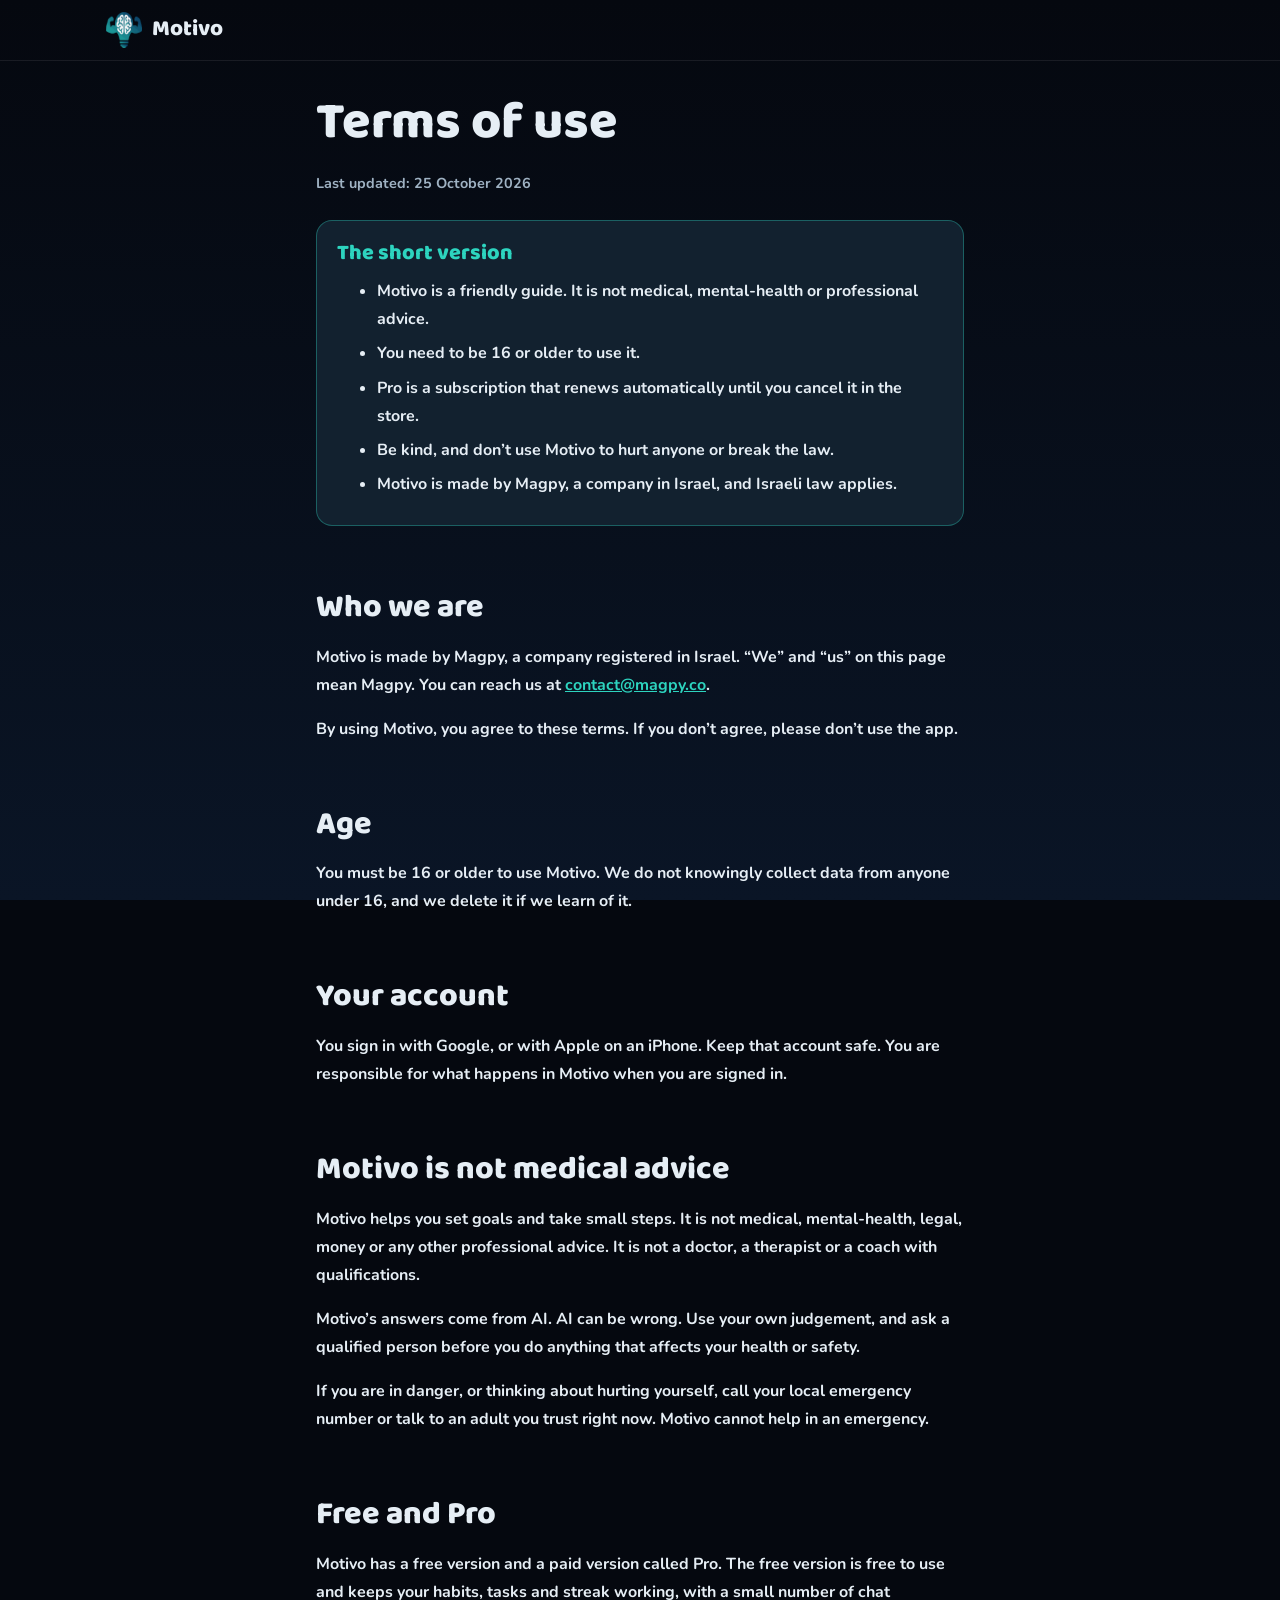
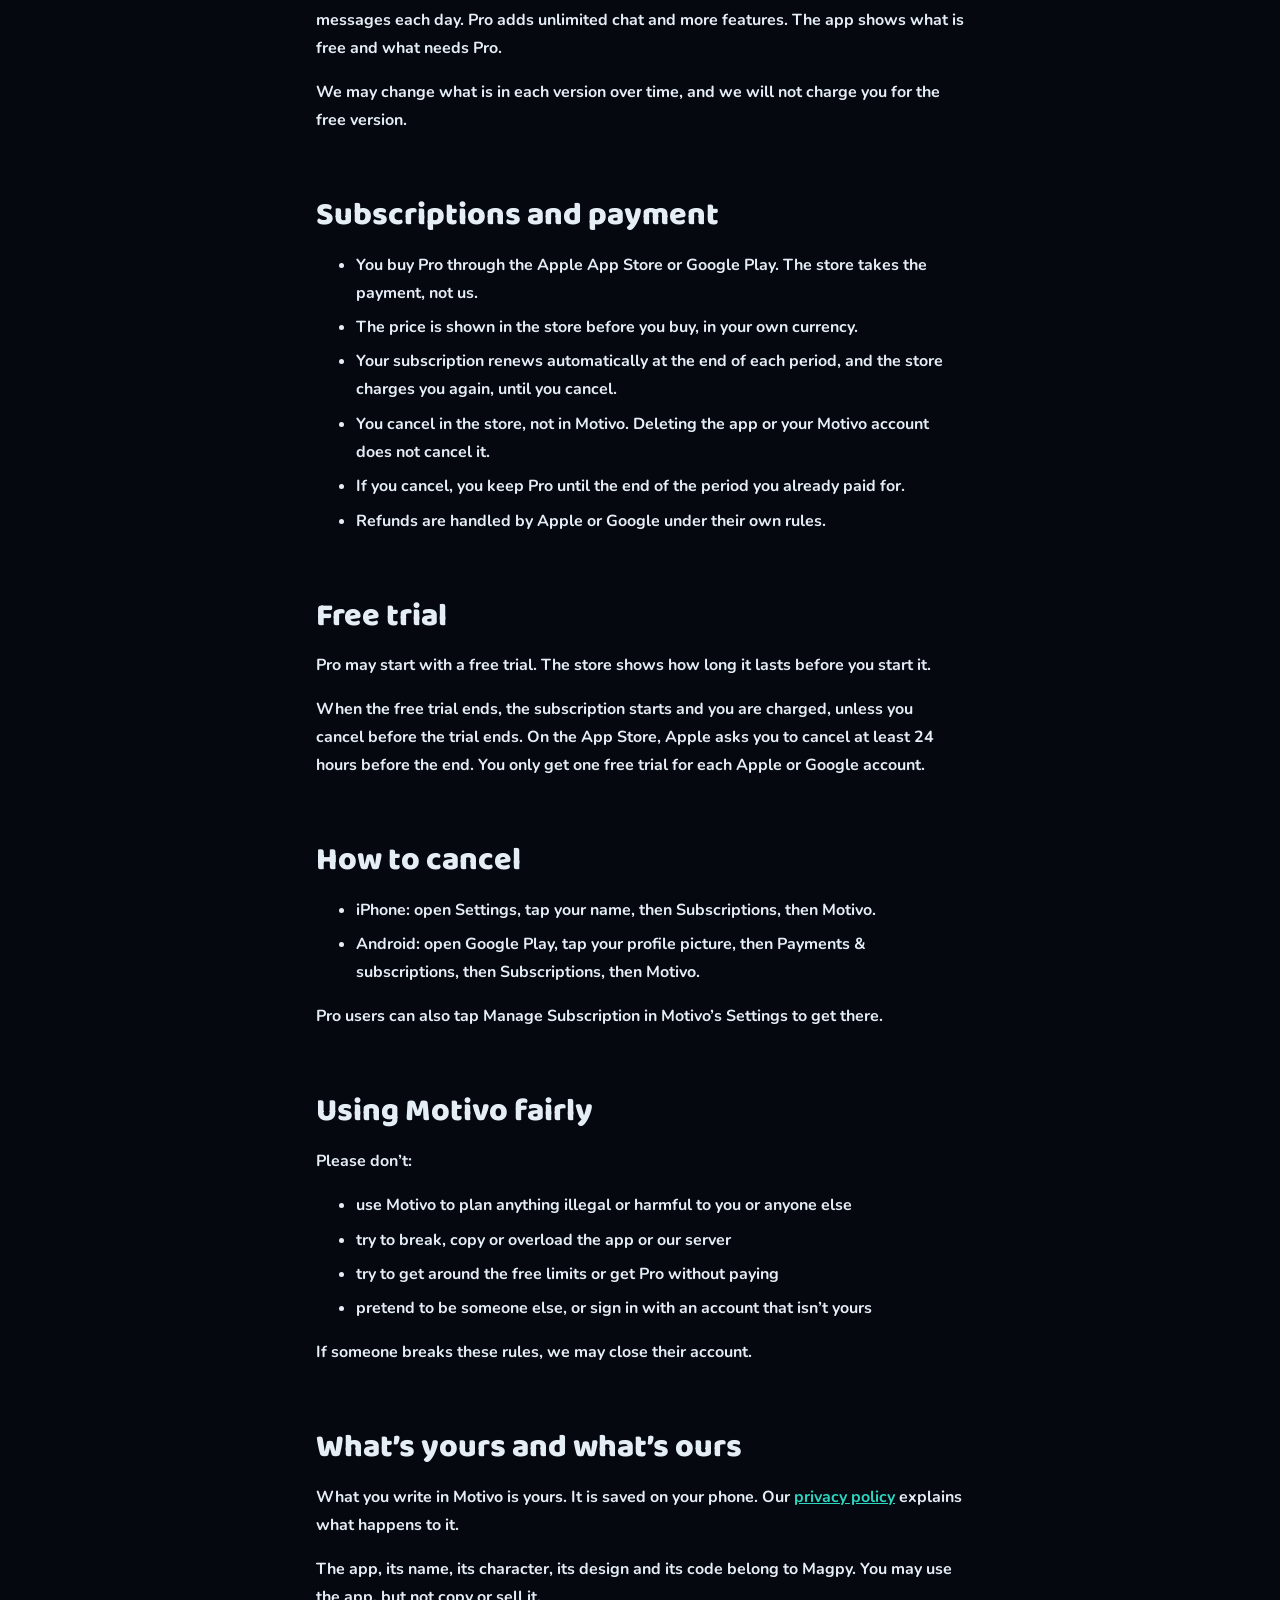
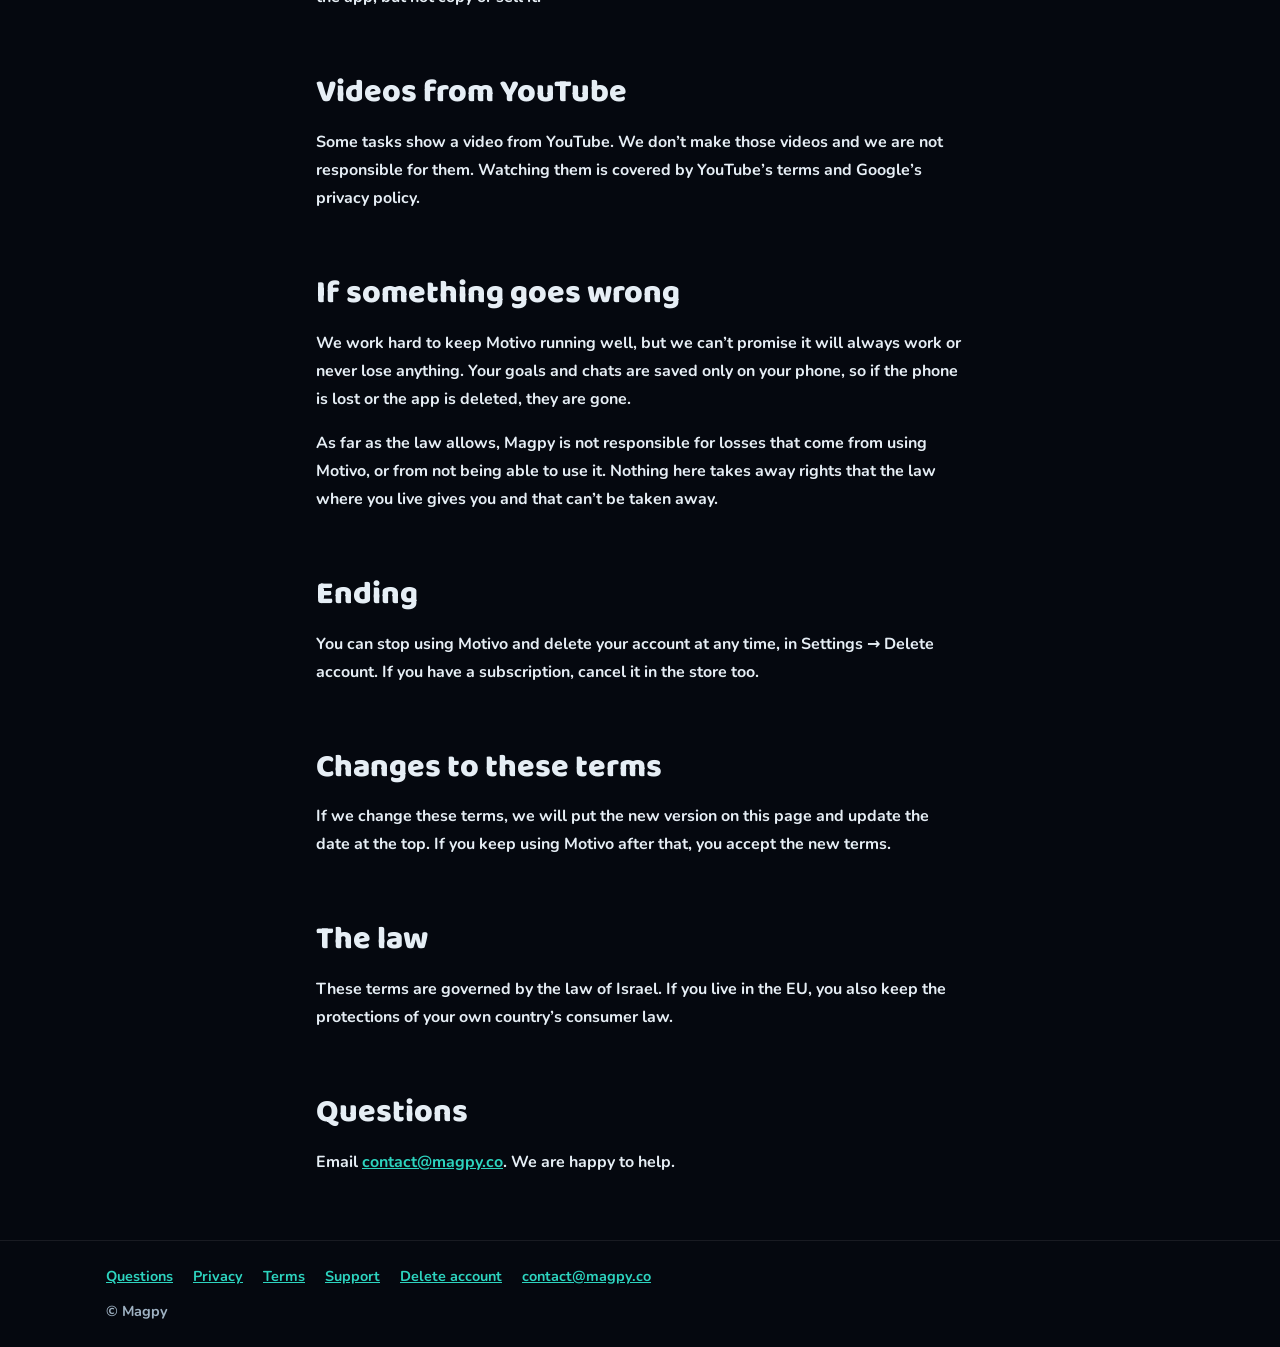
<file: terms/index.html>
<!doctype html>
<html lang="en">
<head>
  <meta charset="utf-8">
  <meta name="viewport" content="width=device-width, initial-scale=1">
  <title>Terms of use · Motivo</title>
  <meta name="description" content="The rules for using Motivo, including subscriptions and free trials. Written in plain words.">
  <meta property="og:title" content="Terms of use · Motivo">
  <meta property="og:description" content="The rules for using Motivo, including subscriptions and free trials. Written in plain words.">
  <link rel="canonical" href="https://sg9ae1-prog.github.io/motivo/terms/">
  <link rel="icon" href="../assets/img/favicon-32.png" sizes="32x32" type="image/png">
  <link rel="icon" href="../assets/img/icon-192.png" sizes="192x192" type="image/png">
  <link rel="apple-touch-icon" href="../assets/img/apple-touch-icon.png">
  <link rel="manifest" href="../manifest.webmanifest">
  <link rel="stylesheet" href="../assets/site.css">
</head>
<body>
  <header class="site-header"><div class="wrap">
    <a class="brand" href="../"><img src="../assets/img/logo-mark.png" alt="" width="36" height="36">Motivo</a>
  </div></header>
  <main class="prose">
    <h1>Terms of use</h1>
    <p class="meta">Last updated: 25 October 2026</p>

    <aside class="card summary" aria-labelledby="short-version">
      <h2 id="short-version">The short version</h2>
      <ul>
        <li>Motivo is a friendly guide. It is not medical, mental-health or professional advice.</li>
        <li>You need to be 16 or older to use it.</li>
        <li>Pro is a subscription that renews automatically until you cancel it in the store.</li>
        <li>Be kind, and don’t use Motivo to hurt anyone or break the law.</li>
        <li>Motivo is made by Magpy, a company in Israel, and Israeli law applies.</li>
      </ul>
    </aside>

    <h2>Who we are</h2>
    <p>Motivo is made by Magpy, a company registered in Israel. “We” and “us” on this page mean Magpy. You can reach us at <a href="mailto:contact@magpy.co">contact@magpy.co</a>.</p>
    <p>By using Motivo, you agree to these terms. If you don’t agree, please don’t use the app.</p>

    <h2>Age</h2>
    <p>You must be 16 or older to use Motivo. We do not knowingly collect data from anyone under 16, and we delete it if we learn of it.</p>

    <h2>Your account</h2>
    <p>You sign in with Google, or with Apple on an iPhone. Keep that account safe. You are responsible for what happens in Motivo when you are signed in.</p>

    <h2>Motivo is not medical advice</h2>
    <p>Motivo helps you set goals and take small steps. It is not medical, mental-health, legal, money or any other professional advice. It is not a doctor, a therapist or a coach with qualifications.</p>
    <p>Motivo’s answers come from AI. AI can be wrong. Use your own judgement, and ask a qualified person before you do anything that affects your health or safety.</p>
    <p>If you are in danger, or thinking about hurting yourself, call your local emergency number or talk to an adult you trust right now. Motivo cannot help in an emergency.</p>

    <h2>Free and Pro</h2>
    <p>Motivo has a free version and a paid version called Pro. The free version is free to use and keeps your habits, tasks and streak working, with a small number of chat messages each day. Pro adds unlimited chat and more features. The app shows what is free and what needs Pro.</p>
    <p>We may change what is in each version over time, and we will not charge you for the free version.</p>

    <h2>Subscriptions and payment</h2>
    <ul>
      <li>You buy Pro through the Apple App Store or Google Play. The store takes the payment, not us.</li>
      <li>The price is shown in the store before you buy, in your own currency.</li>
      <li>Your subscription renews automatically at the end of each period, and the store charges you again, until you cancel.</li>
      <li>You cancel in the store, not in Motivo. Deleting the app or your Motivo account does not cancel it.</li>
      <li>If you cancel, you keep Pro until the end of the period you already paid for.</li>
      <li>Refunds are handled by Apple or Google under their own rules.</li>
    </ul>

    <h2>Free trial</h2>
    <p>Pro may start with a free trial. The store shows how long it lasts before you start it.</p>
    <p>When the free trial ends, the subscription starts and you are charged, unless you cancel before the trial ends. On the App Store, Apple asks you to cancel at least 24 hours before the end. You only get one free trial for each Apple or Google account.</p>

    <h2>How to cancel</h2>
    <ul>
      <li><strong>iPhone:</strong> open Settings, tap your name, then Subscriptions, then Motivo.</li>
      <li><strong>Android:</strong> open Google Play, tap your profile picture, then Payments &amp; subscriptions, then Subscriptions, then Motivo.</li>
    </ul>
    <p>Pro users can also tap Manage Subscription in Motivo’s Settings to get there.</p>

    <h2>Using Motivo fairly</h2>
    <p>Please don’t:</p>
    <ul>
      <li>use Motivo to plan anything illegal or harmful to you or anyone else</li>
      <li>try to break, copy or overload the app or our server</li>
      <li>try to get around the free limits or get Pro without paying</li>
      <li>pretend to be someone else, or sign in with an account that isn’t yours</li>
    </ul>
    <p>If someone breaks these rules, we may close their account.</p>

    <h2>What’s yours and what’s ours</h2>
    <p>What you write in Motivo is yours. It is saved on your phone. Our <a href="../privacy/">privacy policy</a> explains what happens to it.</p>
    <p>The app, its name, its character, its design and its code belong to Magpy. You may use the app, but not copy or sell it.</p>

    <h2>Videos from YouTube</h2>
    <p>Some tasks show a video from YouTube. We don’t make those videos and we are not responsible for them. Watching them is covered by YouTube’s terms and Google’s privacy policy.</p>

    <h2>If something goes wrong</h2>
    <p>We work hard to keep Motivo running well, but we can’t promise it will always work or never lose anything. Your goals and chats are saved only on your phone, so if the phone is lost or the app is deleted, they are gone.</p>
    <p>As far as the law allows, Magpy is not responsible for losses that come from using Motivo, or from not being able to use it. Nothing here takes away rights that the law where you live gives you and that can’t be taken away.</p>

    <h2>Ending</h2>
    <p>You can stop using Motivo and delete your account at any time, in Settings → Delete account. If you have a subscription, cancel it in the store too.</p>

    <h2>Changes to these terms</h2>
    <p>If we change these terms, we will put the new version on this page and update the date at the top. If you keep using Motivo after that, you accept the new terms.</p>

    <h2>The law</h2>
    <p>These terms are governed by the law of Israel. If you live in the EU, you also keep the protections of your own country’s consumer law.</p>

    <h2>Questions</h2>
    <p>Email <a href="mailto:contact@magpy.co">contact@magpy.co</a>. We are happy to help.</p>
  </main>
  <footer class="site-footer"><div class="wrap">
    <nav aria-label="Legal">
      <a href="../faq/">Questions</a>
      <a href="../privacy/">Privacy</a>
      <a href="../terms/">Terms</a>
      <a href="../support/">Support</a>
      <a href="../delete-account/">Delete account</a>
      <a href="mailto:contact@magpy.co">contact@magpy.co</a>
    </nav>
    <p>© Magpy</p>
  </div></footer>
</body>
</html>
</file>
<file: assets/site.css>
/* Motivo site: brand tokens, typography, header, footer, long-form text. Shared by every page. */
@font-face { font-family: "Baloo 2"; font-weight: 800; font-style: normal; font-display: swap;
  src: url("fonts/baloo-2-latin-800-normal.woff2") format("woff2"); }
@font-face { font-family: "Nunito"; font-weight: 700; font-style: normal; font-display: swap;
  src: url("fonts/nunito-latin-700-normal.woff2") format("woff2"); }
@font-face { font-family: "Nunito"; font-weight: 900; font-style: normal; font-display: swap;
  src: url("fonts/nunito-latin-900-normal.woff2") format("woff2"); }

:root {
  --navy-deep: #05080f;
  --navy: #0a1526;
  --teal-dark: #0d9488;
  --teal: #14b8a6;
  --teal-glow: #2dd4bf;
  --amber: #f59e0b;
  --amber-deep: #ea580c;
  --card: #12212f;
  --border: rgba(255, 255, 255, .08);
  --text: #e6eef5;
  --text-muted: #9fb2c3;
  --gutter: 16px;
  --font-head: "Baloo 2", system-ui, sans-serif;
  --font-body: "Nunito", system-ui, -apple-system, sans-serif;
}

*, *::before, *::after { box-sizing: border-box; }
html { -webkit-text-size-adjust: 100%; }
body {
  margin: 0; min-height: 100vh; display: flex; flex-direction: column;
  background: var(--navy-deep) linear-gradient(180deg, var(--navy-deep), var(--navy)) fixed;
  color: var(--text); font: 700 1rem/1.6 var(--font-body);
  overflow-x: hidden;
}
main { flex: 1; }
img { max-width: 100%; height: auto; }
h1, h2, h3 { font-family: var(--font-head); font-weight: 800; line-height: 1.15; margin: 0 0 .5em; }
h1 { font-size: clamp(2rem, 8vw, 3.25rem); }
h2 { font-size: clamp(1.5rem, 5vw, 2rem); }
a { color: var(--teal-glow); }
a:hover { color: var(--amber); }
a:focus-visible, button:focus-visible { outline: 2px solid var(--teal-glow); outline-offset: 3px; } /* the ring follows each element's own shape */

.wrap { width: 100%; max-width: 1100px; margin: 0 auto; padding-inline: var(--gutter); }

/* Header */
.site-header { padding-block: 12px; border-bottom: 1px solid var(--border); }
.site-header .wrap { display: flex; align-items: center; justify-content: space-between; }
.brand { display: inline-flex; align-items: center; gap: 10px; color: var(--text); text-decoration: none;
  font-family: var(--font-head); font-weight: 800; font-size: 1.4rem; }
.brand img { width: 36px; height: 36px; }

.card { background: var(--card); border: 1px solid var(--border); border-radius: 16px; padding: 20px; }
.btn { display: inline-block; border: 0; border-radius: 999px; padding: 12px 24px; cursor: pointer;
  font: 900 1rem var(--font-body); color: var(--navy-deep); text-decoration: none;
  background: linear-gradient(135deg, var(--amber), var(--amber-deep)); }

/* Long-form text (legal pages) */
.prose { max-width: 68ch; margin: 0 auto; padding: 32px var(--gutter) 48px; line-height: 1.75; }
.prose h1 { margin-bottom: .35em; }
.prose h2 { margin-top: 2em; }
.prose p, .prose ul, .prose ol { margin: 0 0 1em; font-weight: 700; color: var(--text); }
.prose li { margin-bottom: .4em; }
.prose .meta { color: var(--text-muted); font-size: .9rem; }
.prose .summary { margin: 24px 0 8px; border-color: rgba(45, 212, 191, .35); }
.prose .summary h2 { margin-top: 0; font-size: 1.35rem; color: var(--teal-glow); }
.prose .summary ul, .prose .summary p { margin-bottom: 0; }

/* Footer */
.site-footer { border-top: 1px solid var(--border); padding-block: 24px; color: var(--text-muted); font-size: .9rem; }
.site-footer nav { display: flex; flex-wrap: wrap; gap: 8px 20px; margin-bottom: 12px; }
.site-footer p { margin: 0; }

@media (prefers-reduced-motion: reduce) { * { animation: none !important; transition: none !important; scroll-behavior: auto !important; } }
</file>
